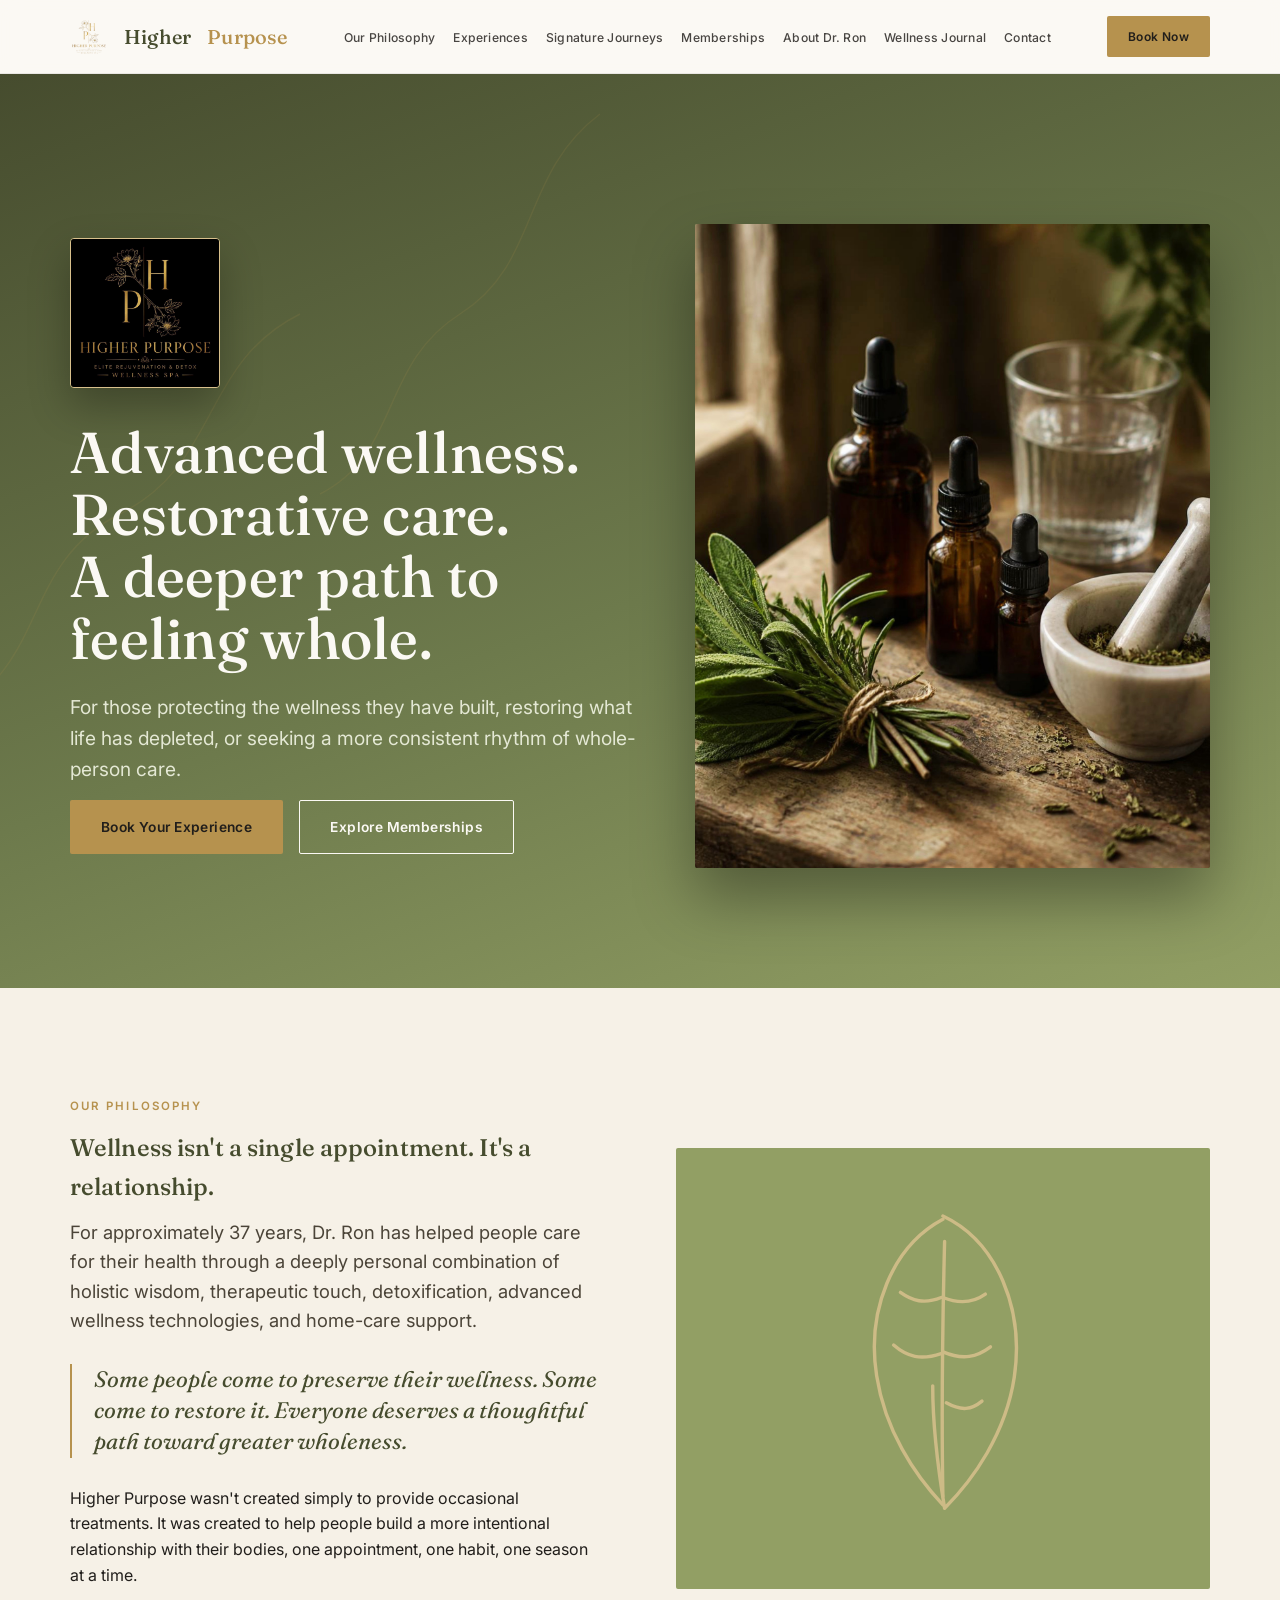
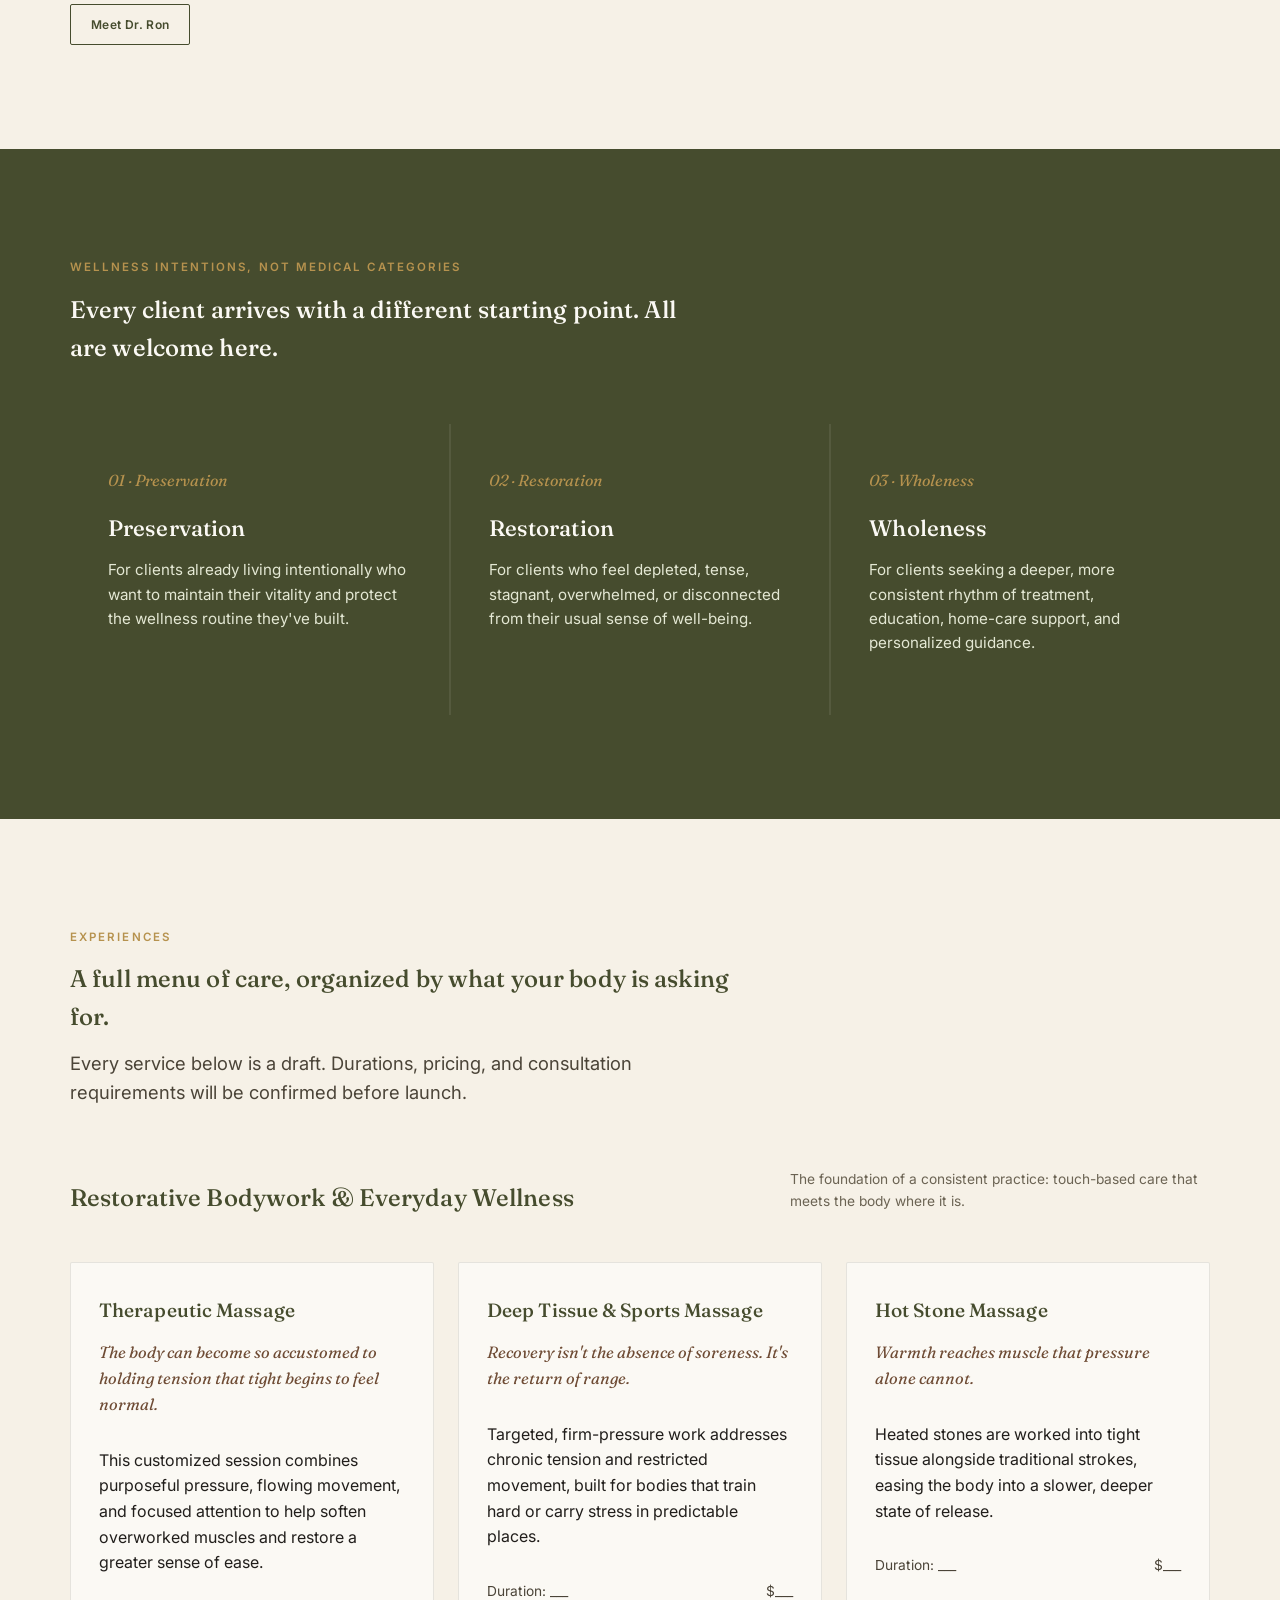
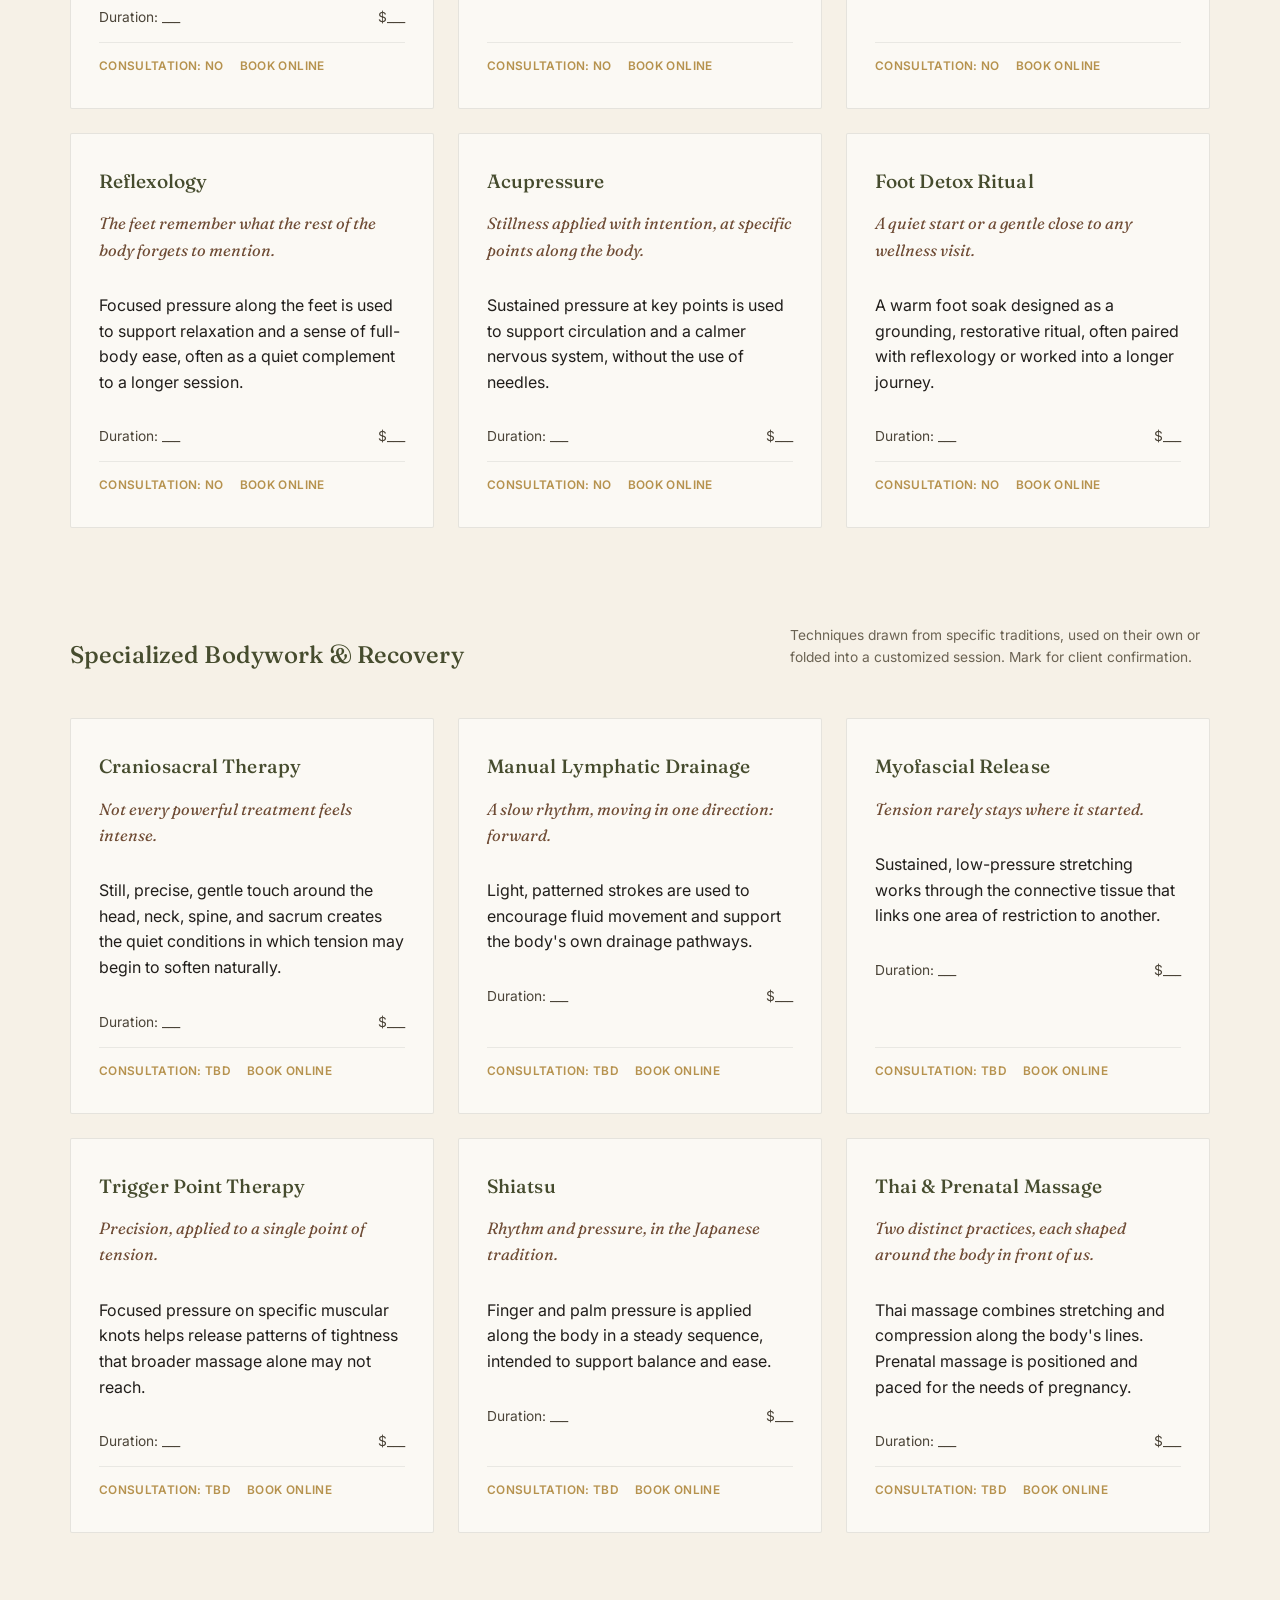
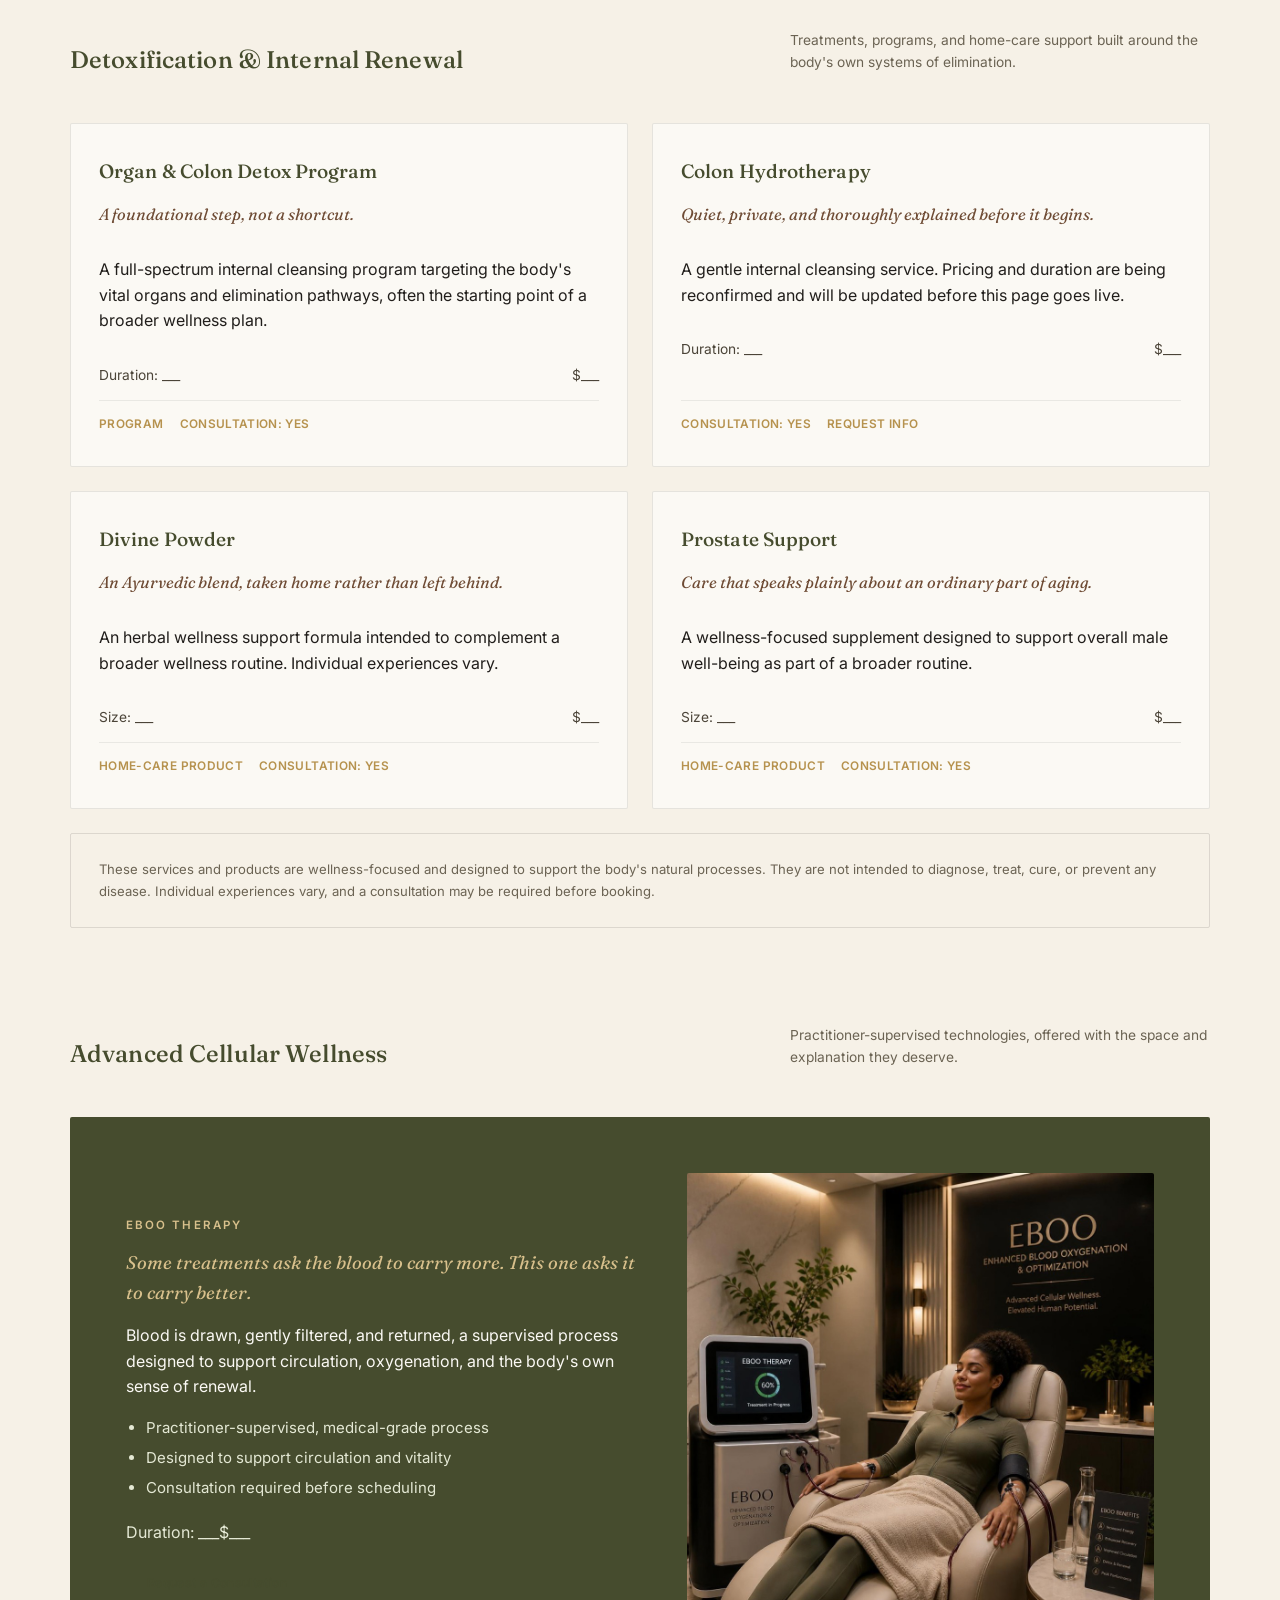
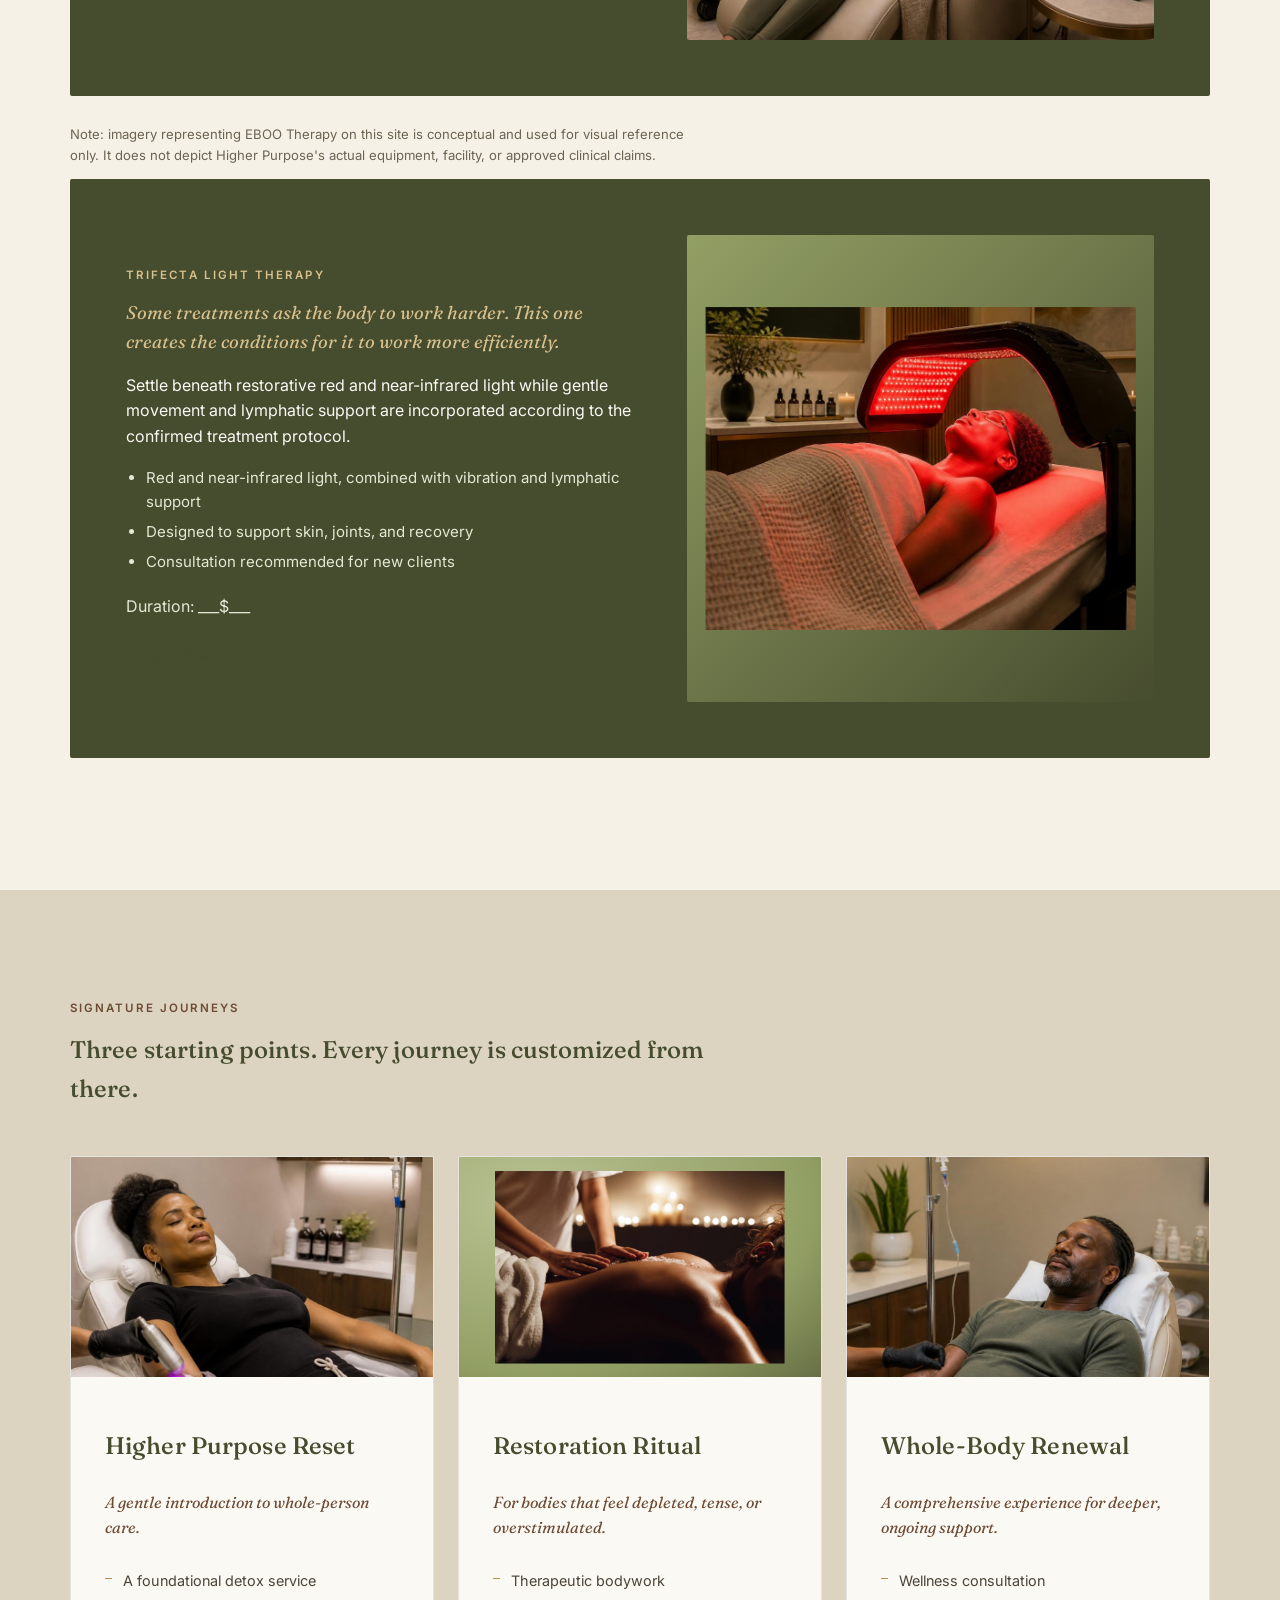
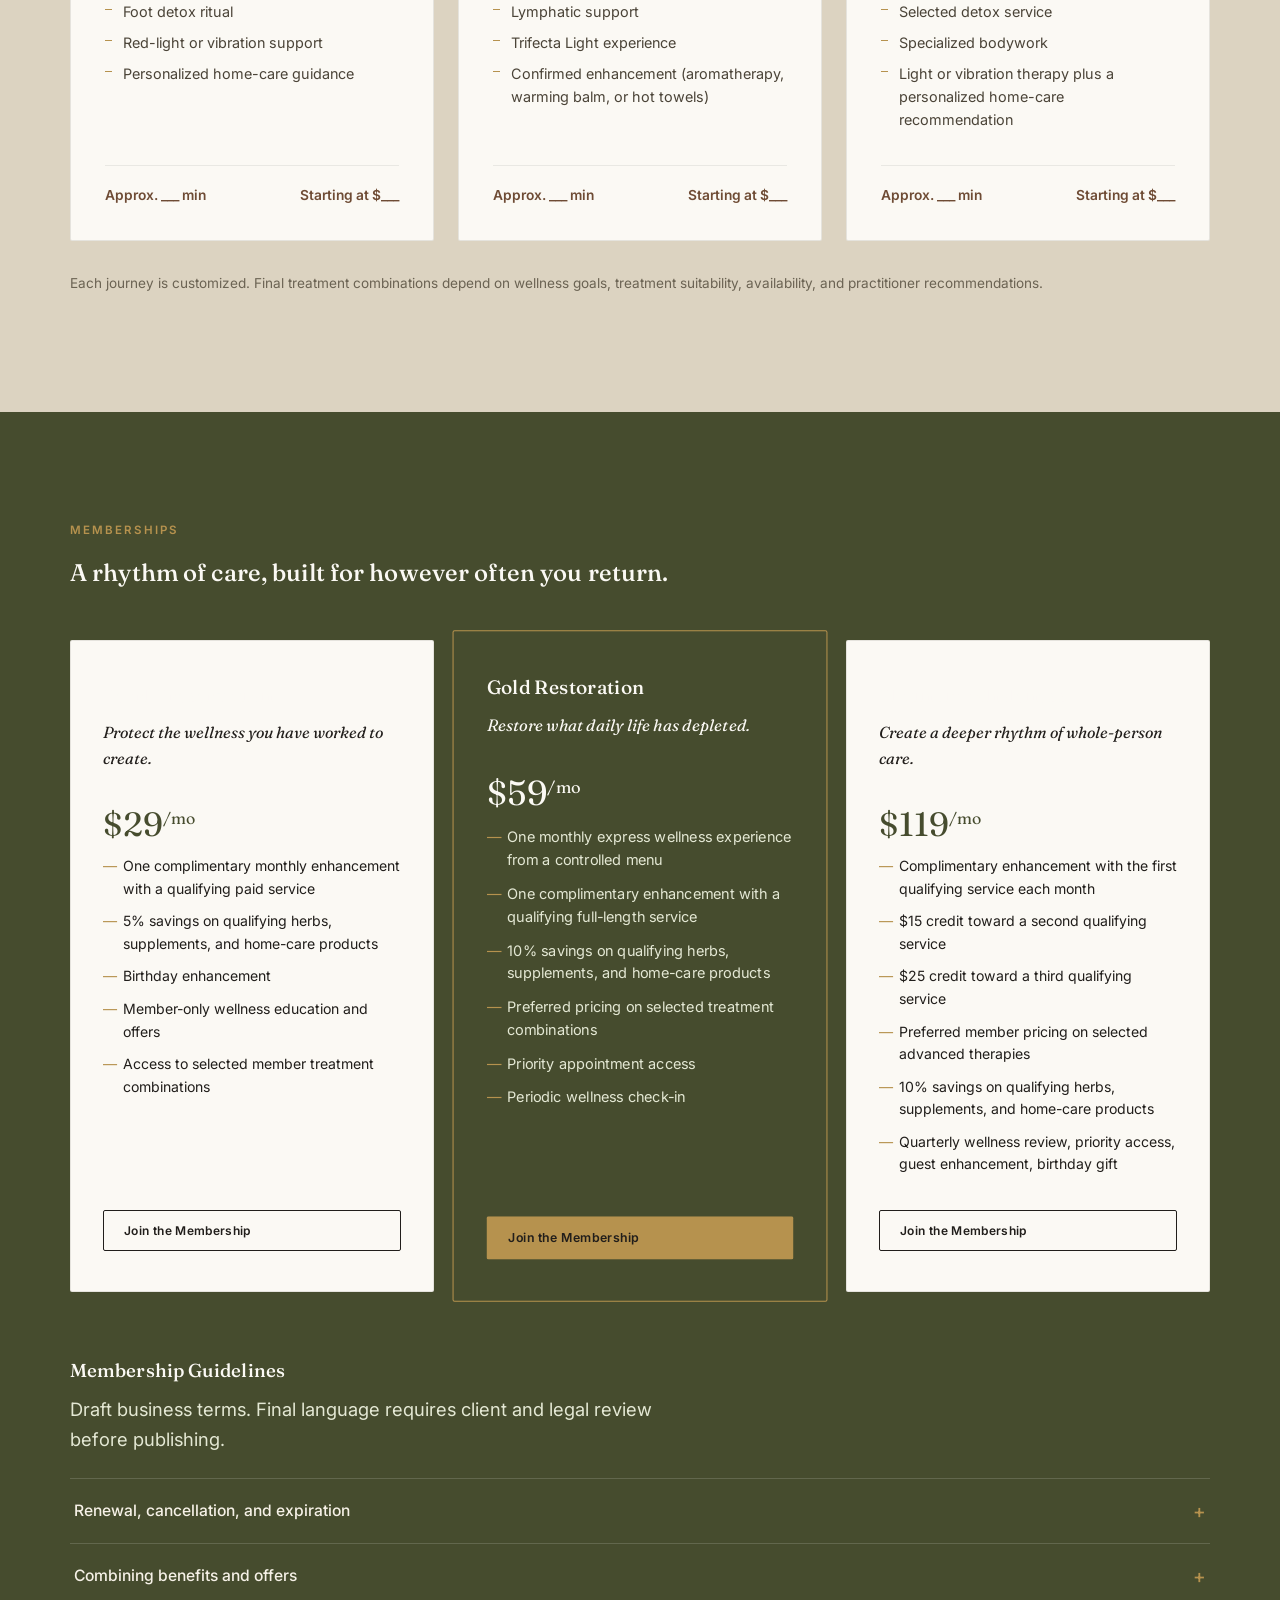
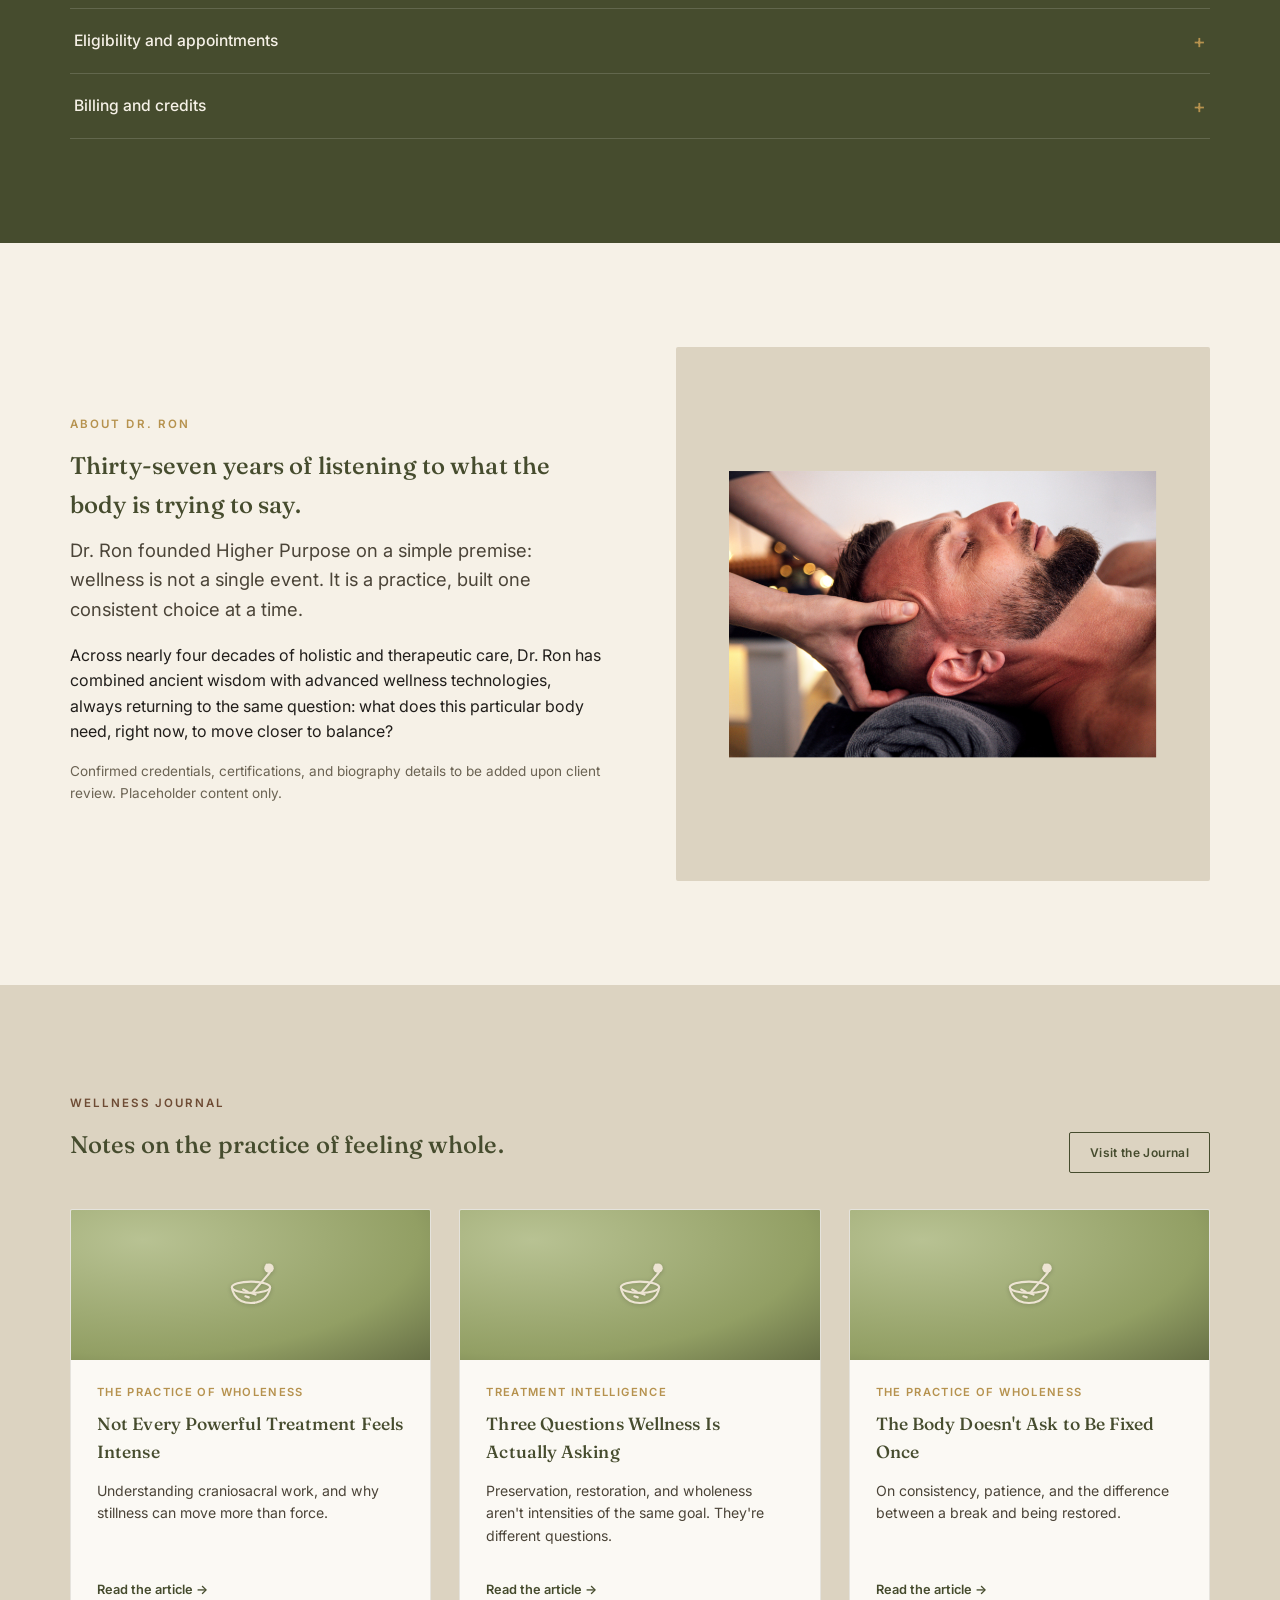
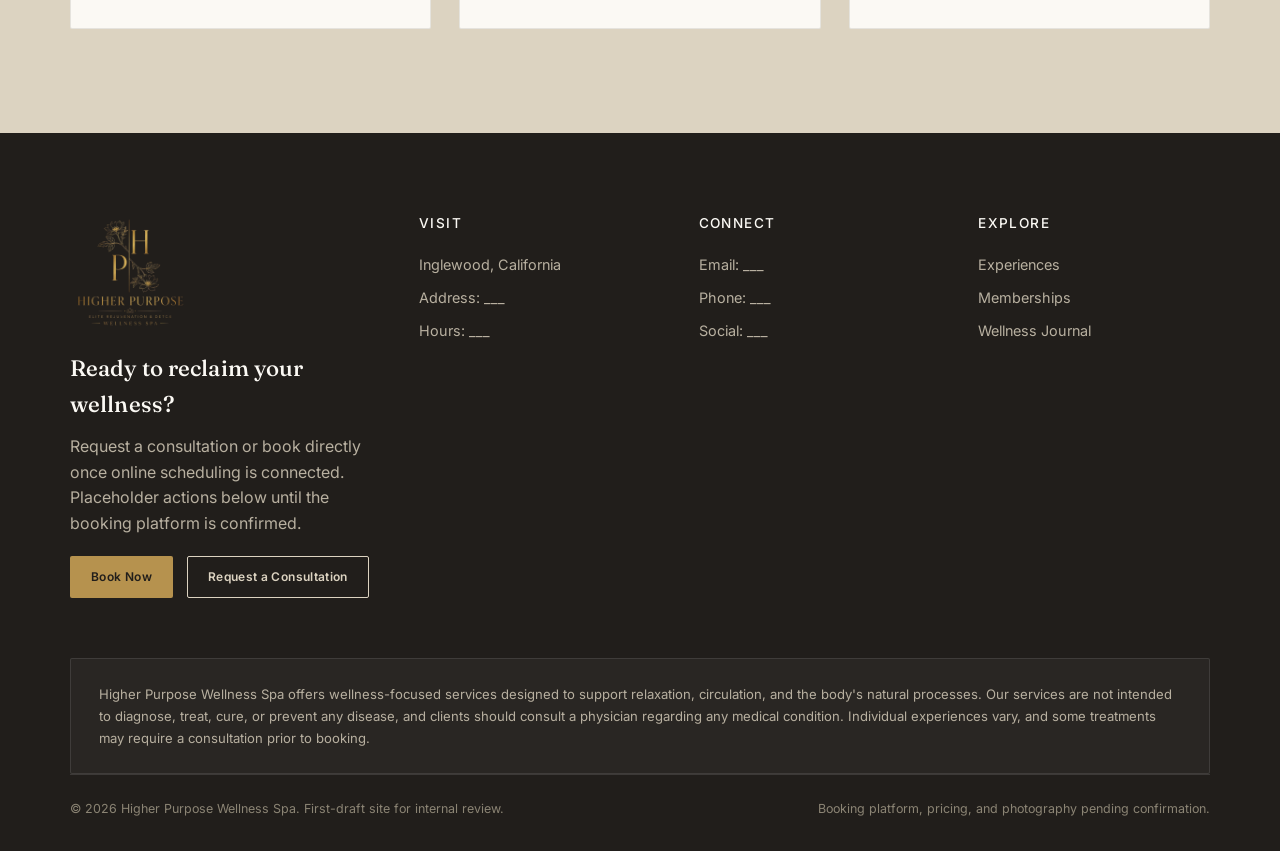
<file: index.html>
<!DOCTYPE html>
<html lang="en">
<head>
<meta charset="UTF-8">
<meta name="viewport" content="width=device-width, initial-scale=1.0">
<title>Higher Purpose Wellness Spa — Advanced Wellness, Restorative Care</title>
<link rel="icon" href="spa-logo.png">
<link rel="stylesheet" href="spa-style.css?v=3">
</head>
<body>

<!-- NAV -->
<nav class="nav">
  <div class="container">
    <a href="#top" class="nav-logo"><img src="spa-logo.png" alt="Higher Purpose logo" class="nav-logo-mark" onerror="this.remove()">Higher <span>Purpose</span></a>
    <ul class="nav-links">
      <li><a href="#philosophy">Our Philosophy</a></li>
      <li><a href="#experiences">Experiences</a></li>
      <li><a href="#journeys">Signature Journeys</a></li>
      <li><a href="#memberships">Memberships</a></li>
      <li><a href="#about">About Dr. Ron</a></li>
      <li><a href="spa-journal.html">Wellness Journal</a></li>
      <li><a href="#contact">Contact</a></li>
    </ul>
    <div class="nav-cta">
      <a href="#contact" class="btn btn-outline btn-small">Consultation</a>
      <a href="#book" class="btn btn-primary btn-small">Book Now</a>
    </div>
    <button class="nav-toggle" aria-label="Menu"><span></span><span></span><span></span></button>
  </div>
</nav>

<!-- HERO -->
<header class="hero" id="top">
  <div class="container hero-grid">
    <div class="hero-inner">
      <div class="hero-logo-badge"><img src="spa-logo-black.jpeg" alt="Higher Purpose logo" onerror="this.parentElement.remove()"></div>
      <h1>Advanced wellness. Restorative care.<br>A deeper path to feeling whole.</h1>
      <p class="lede">For those protecting the wellness they have built, restoring what life has depleted, or seeking a more consistent rhythm of whole-person care.</p>
      <div class="hero-actions">
        <a href="#book" class="btn btn-primary">Book Your Experience</a>
        <a href="#memberships" class="btn btn-outline">Explore Memberships</a>
      </div>
    </div>
    <div class="hero-photo">
      <img src="spa-img-hero.jpeg" alt="Restorative treatment room at Higher Purpose Wellness Spa" onerror="this.remove()">
    </div>
  </div>
</header>

<!-- STORY -->
<section class="section section--ivory" id="philosophy">
  <div class="container">
    <div class="split">
      <div>
        <span class="eyebrow">Our Philosophy</span>
        <h2>Wellness isn't a single appointment. It's a relationship.</h2>
        <p class="lede">For approximately 37 years, Dr. Ron has helped people care for their health through a deeply personal combination of holistic wisdom, therapeutic touch, detoxification, advanced wellness technologies, and home-care support.</p>
        <p class="pull-line">Some people come to preserve their wellness. Some come to restore it. Everyone deserves a thoughtful path toward greater wholeness.</p>
        <p>Higher Purpose wasn't created simply to provide occasional treatments. It was created to help people build a more intentional relationship with their bodies, one appointment, one habit, one season at a time.</p>
        <a href="#about" class="btn btn-outline btn-small">Meet Dr. Ron</a>
      </div>
      <div class="split-media">
        <svg viewBox="0 0 220 260" fill="none" xmlns="http://www.w3.org/2000/svg">
          <g stroke="#D8C08C" stroke-width="2" stroke-linecap="round" stroke-linejoin="round">
            <path d="M110 40 C142 55 158 95 152 135 C147 168 128 195 111 212 C107 188 104 165 104 140"/>
            <path d="M110 42 C80 58 65 96 71 134 C76 166 93 192 110 210"/>
            <path d="M111 55 C110 95 109 150 110 205"/>
            <path d="M110 88 C120 92 128 91 135 86"/>
            <path d="M109 88 C99 92 92 90 85 85"/>
            <path d="M110 120 C122 125 130 123 138 117"/>
            <path d="M109 121 C97 125 89 123 81 116"/>
            <path d="M112 150 C121 155 127 154 133 149"/>
          </g>
        </svg>
      </div>
    </div>
  </div>
</section>

<!-- THREE INTENTIONS -->
<section class="section section--moss">
  <div class="container">
    <span class="eyebrow">Wellness Intentions, Not Medical Categories</span>
    <h2 style="max-width:640px;">Every client arrives with a different starting point. All are welcome here.</h2>
    <div class="intentions">
      <div class="intention-card">
        <span class="num">01 · Preservation</span>
        <h3>Preservation</h3>
        <p>For clients already living intentionally who want to maintain their vitality and protect the wellness routine they've built.</p>
      </div>
      <div class="intention-card">
        <span class="num">02 · Restoration</span>
        <h3>Restoration</h3>
        <p>For clients who feel depleted, tense, stagnant, overwhelmed, or disconnected from their usual sense of well-being.</p>
      </div>
      <div class="intention-card">
        <span class="num">03 · Wholeness</span>
        <h3>Wholeness</h3>
        <p>For clients seeking a deeper, more consistent rhythm of treatment, education, home-care support, and personalized guidance.</p>
      </div>
    </div>
  </div>
</section>

<!-- EXPERIENCES / SERVICES -->
<section class="section section--ivory" id="experiences">
  <div class="container">
    <span class="eyebrow">Experiences</span>
    <h2 style="max-width:680px;">A full menu of care, organized by what your body is asking for.</h2>
    <p class="lede" style="margin-bottom:60px;">Every service below is a draft. Durations, pricing, and consultation requirements will be confirmed before launch.</p>

    <!-- Category 1 -->
    <div class="cat-block">
      <div class="cat-head">
        <div>
          <h2>Restorative Bodywork &amp; Everyday Wellness</h2>
        </div>
        <p class="cat-note">The foundation of a consistent practice: touch-based care that meets the body where it is.</p>
      </div>
      <div class="card-grid">
        <div class="service-card">
          <h4>Therapeutic Massage</h4>
          <p class="intro">The body can become so accustomed to holding tension that tight begins to feel normal.</p>
          <p>This customized session combines purposeful pressure, flowing movement, and focused attention to help soften overworked muscles and restore a greater sense of ease.</p>
          <div class="rowline"><span>Duration: ___</span><span>$___</span></div>
          <div class="meta"><span>Consultation: No</span><span>Book Online</span></div>
        </div>
        <div class="service-card">
          <h4>Deep Tissue &amp; Sports Massage</h4>
          <p class="intro">Recovery isn't the absence of soreness. It's the return of range.</p>
          <p>Targeted, firm-pressure work addresses chronic tension and restricted movement, built for bodies that train hard or carry stress in predictable places.</p>
          <div class="rowline"><span>Duration: ___</span><span>$___</span></div>
          <div class="meta"><span>Consultation: No</span><span>Book Online</span></div>
        </div>
        <div class="service-card">
          <h4>Hot Stone Massage</h4>
          <p class="intro">Warmth reaches muscle that pressure alone cannot.</p>
          <p>Heated stones are worked into tight tissue alongside traditional strokes, easing the body into a slower, deeper state of release.</p>
          <div class="rowline"><span>Duration: ___</span><span>$___</span></div>
          <div class="meta"><span>Consultation: No</span><span>Book Online</span></div>
        </div>
        <div class="service-card">
          <h4>Reflexology</h4>
          <p class="intro">The feet remember what the rest of the body forgets to mention.</p>
          <p>Focused pressure along the feet is used to support relaxation and a sense of full-body ease, often as a quiet complement to a longer session.</p>
          <div class="rowline"><span>Duration: ___</span><span>$___</span></div>
          <div class="meta"><span>Consultation: No</span><span>Book Online</span></div>
        </div>
        <div class="service-card">
          <h4>Acupressure</h4>
          <p class="intro">Stillness applied with intention, at specific points along the body.</p>
          <p>Sustained pressure at key points is used to support circulation and a calmer nervous system, without the use of needles.</p>
          <div class="rowline"><span>Duration: ___</span><span>$___</span></div>
          <div class="meta"><span>Consultation: No</span><span>Book Online</span></div>
        </div>
        <div class="service-card">
          <h4>Foot Detox Ritual</h4>
          <p class="intro">A quiet start or a gentle close to any wellness visit.</p>
          <p>A warm foot soak designed as a grounding, restorative ritual, often paired with reflexology or worked into a longer journey.</p>
          <div class="rowline"><span>Duration: ___</span><span>$___</span></div>
          <div class="meta"><span>Consultation: No</span><span>Book Online</span></div>
        </div>
      </div>
    </div>

    <!-- Category 2 -->
    <div class="cat-block">
      <div class="cat-head">
        <div><h2>Specialized Bodywork &amp; Recovery</h2></div>
        <p class="cat-note">Techniques drawn from specific traditions, used on their own or folded into a customized session. Mark for client confirmation.</p>
      </div>
      <div class="card-grid">
        <div class="service-card">
          <h4>Craniosacral Therapy</h4>
          <p class="intro">Not every powerful treatment feels intense.</p>
          <p>Still, precise, gentle touch around the head, neck, spine, and sacrum creates the quiet conditions in which tension may begin to soften naturally.</p>
          <div class="rowline"><span>Duration: ___</span><span>$___</span></div>
          <div class="meta"><span>Consultation: TBD</span><span>Book Online</span></div>
        </div>
        <div class="service-card">
          <h4>Manual Lymphatic Drainage</h4>
          <p class="intro">A slow rhythm, moving in one direction: forward.</p>
          <p>Light, patterned strokes are used to encourage fluid movement and support the body's own drainage pathways.</p>
          <div class="rowline"><span>Duration: ___</span><span>$___</span></div>
          <div class="meta"><span>Consultation: TBD</span><span>Book Online</span></div>
        </div>
        <div class="service-card">
          <h4>Myofascial Release</h4>
          <p class="intro">Tension rarely stays where it started.</p>
          <p>Sustained, low-pressure stretching works through the connective tissue that links one area of restriction to another.</p>
          <div class="rowline"><span>Duration: ___</span><span>$___</span></div>
          <div class="meta"><span>Consultation: TBD</span><span>Book Online</span></div>
        </div>
        <div class="service-card">
          <h4>Trigger Point Therapy</h4>
          <p class="intro">Precision, applied to a single point of tension.</p>
          <p>Focused pressure on specific muscular knots helps release patterns of tightness that broader massage alone may not reach.</p>
          <div class="rowline"><span>Duration: ___</span><span>$___</span></div>
          <div class="meta"><span>Consultation: TBD</span><span>Book Online</span></div>
        </div>
        <div class="service-card">
          <h4>Shiatsu</h4>
          <p class="intro">Rhythm and pressure, in the Japanese tradition.</p>
          <p>Finger and palm pressure is applied along the body in a steady sequence, intended to support balance and ease.</p>
          <div class="rowline"><span>Duration: ___</span><span>$___</span></div>
          <div class="meta"><span>Consultation: TBD</span><span>Book Online</span></div>
        </div>
        <div class="service-card">
          <h4>Thai &amp; Prenatal Massage</h4>
          <p class="intro">Two distinct practices, each shaped around the body in front of us.</p>
          <p>Thai massage combines stretching and compression along the body's lines. Prenatal massage is positioned and paced for the needs of pregnancy.</p>
          <div class="rowline"><span>Duration: ___</span><span>$___</span></div>
          <div class="meta"><span>Consultation: TBD</span><span>Book Online</span></div>
        </div>
      </div>
    </div>

    <!-- Category 3 -->
    <div class="cat-block">
      <div class="cat-head">
        <div><h2>Detoxification &amp; Internal Renewal</h2></div>
        <p class="cat-note">Treatments, programs, and home-care support built around the body's own systems of elimination.</p>
      </div>
      <div class="card-grid two">
        <div class="service-card">
          <h4>Organ &amp; Colon Detox Program</h4>
          <p class="intro">A foundational step, not a shortcut.</p>
          <p>A full-spectrum internal cleansing program targeting the body's vital organs and elimination pathways, often the starting point of a broader wellness plan.</p>
          <div class="rowline"><span>Duration: ___</span><span>$___</span></div>
          <div class="meta"><span>Program</span><span>Consultation: Yes</span></div>
        </div>
        <div class="service-card">
          <h4>Colon Hydrotherapy</h4>
          <p class="intro">Quiet, private, and thoroughly explained before it begins.</p>
          <p>A gentle internal cleansing service. Pricing and duration are being reconfirmed and will be updated before this page goes live.</p>
          <div class="rowline"><span>Duration: ___</span><span>$___</span></div>
          <div class="meta"><span>Consultation: Yes</span><span>Request Info</span></div>
        </div>
        <div class="service-card">
          <h4>Divine Powder</h4>
          <p class="intro">An Ayurvedic blend, taken home rather than left behind.</p>
          <p>An herbal wellness support formula intended to complement a broader wellness routine. Individual experiences vary.</p>
          <div class="rowline"><span>Size: ___</span><span>$___</span></div>
          <div class="meta"><span>Home-Care Product</span><span>Consultation: Yes</span></div>
        </div>
        <div class="service-card">
          <h4>Prostate Support</h4>
          <p class="intro">Care that speaks plainly about an ordinary part of aging.</p>
          <p>A wellness-focused supplement designed to support overall male well-being as part of a broader routine.</p>
          <div class="rowline"><span>Size: ___</span><span>$___</span></div>
          <div class="meta"><span>Home-Care Product</span><span>Consultation: Yes</span></div>
        </div>
      </div>
      <div class="disclaimer-box" style="background:transparent;border-color:rgba(33,30,27,.12);color:#6b6353;margin-top:24px;">
        These services and products are wellness-focused and designed to support the body's natural processes. They are not intended to diagnose, treat, cure, or prevent any disease. Individual experiences vary, and a consultation may be required before booking.
      </div>
    </div>

    <!-- Category 4: Advanced Cellular Wellness -->
    <div class="cat-block" style="margin-bottom:0;">
      <div class="cat-head">
        <div><h2>Advanced Cellular Wellness</h2></div>
        <p class="cat-note">Practitioner-supervised technologies, offered with the space and explanation they deserve.</p>
      </div>

      <div class="feature-card">
        <div>
          <span class="eyebrow" style="color:var(--gold-soft);">EBOO Therapy</span>
          <p class="intro">Some treatments ask the blood to carry more. This one asks it to carry better.</p>
          <p>Blood is drawn, gently filtered, and returned, a supervised process designed to support circulation, oxygenation, and the body's own sense of renewal.</p>
          <ul>
            <li>Practitioner-supervised, medical-grade process</li>
            <li>Designed to support circulation and vitality</li>
            <li>Consultation required before scheduling</li>
          </ul>
          <div class="rowline" style="color:var(--sage-light);"><span>Duration: ___</span><span>$___</span></div>
          <a href="#contact" class="btn btn-outline btn-small" style="margin-top:16px;">Request a Consultation</a>
        </div>
        <div class="feature-visual">
          <img src="spa-img-eboofinal.jpeg" alt="Conceptual reference image for EBOO Therapy" onerror="this.remove()">
        </div>
      </div>
      <p style="font-size:.82rem;color:#6b6353;max-width:640px;">Note: imagery representing EBOO Therapy on this site is conceptual and used for visual reference only. It does not depict Higher Purpose's actual equipment, facility, or approved clinical claims.</p>

      <div class="feature-card">
        <div>
          <span class="eyebrow" style="color:var(--gold-soft);">Trifecta Light Therapy</span>
          <p class="intro">Some treatments ask the body to work harder. This one creates the conditions for it to work more efficiently.</p>
          <p>Settle beneath restorative red and near-infrared light while gentle movement and lymphatic support are incorporated according to the confirmed treatment protocol.</p>
          <ul>
            <li>Red and near-infrared light, combined with vibration and lymphatic support</li>
            <li>Designed to support skin, joints, and recovery</li>
            <li>Consultation recommended for new clients</li>
          </ul>
          <div class="rowline" style="color:var(--sage-light);"><span>Duration: ___</span><span>$___</span></div>
          <a href="#book" class="btn btn-outline btn-small" style="margin-top:16px;">Book Now</a>
        </div>
        <div class="feature-visual">
          <img src="spa-img-redlight.jpg" alt="Red and near-infrared light therapy treatment room" onerror="this.remove()">
        </div>
      </div>
    </div>
  </div>
</section>

<!-- SIGNATURE JOURNEYS -->
<section class="section section--stone" id="journeys">
  <div class="container">
    <span class="eyebrow" style="color:var(--walnut);">Signature Journeys</span>
    <h2 style="max-width:640px;">Three starting points. Every journey is customized from there.</h2>
    <div class="card-grid" style="margin-top:48px;">
      <div class="journey-card">
        <div class="journey-photo">
          <img src="spa-img-journey-reset.jpeg" alt="Wellness treatment reference image for the Higher Purpose Reset" onerror="this.parentElement.remove()">
        </div>
        <div class="journey-inner">
          <h3>Higher Purpose Reset</h3>
          <p class="intro" style="font-style:italic;font-family:var(--serif);color:var(--walnut);">A gentle introduction to whole-person care.</p>
          <ul class="journey-list">
            <li>A foundational detox service</li>
            <li>Foot detox ritual</li>
            <li>Red-light or vibration support</li>
            <li>Personalized home-care guidance</li>
          </ul>
          <div class="price"><span>Approx. ___ min</span><span>Starting at $___</span></div>
        </div>
      </div>
      <div class="journey-card">
        <div class="journey-photo">
          <img src="spa-img-massage.jpg" alt="Restorative body treatment reference image" onerror="this.parentElement.remove()">
        </div>
        <div class="journey-inner">
          <h3>Restoration Ritual</h3>
          <p class="intro" style="font-style:italic;font-family:var(--serif);color:var(--walnut);">For bodies that feel depleted, tense, or overstimulated.</p>
          <ul class="journey-list">
            <li>Therapeutic bodywork</li>
            <li>Lymphatic support</li>
            <li>Trifecta Light experience</li>
            <li>Confirmed enhancement (aromatherapy, warming balm, or hot towels)</li>
          </ul>
          <div class="price"><span>Approx. ___ min</span><span>Starting at $___</span></div>
        </div>
      </div>
      <div class="journey-card">
        <div class="journey-photo">
          <img src="spa-img-journey-renewal.jpeg" alt="Wellness treatment reference image for the Whole-Body Renewal" onerror="this.parentElement.remove()">
        </div>
        <div class="journey-inner">
          <h3>Whole-Body Renewal</h3>
          <p class="intro" style="font-style:italic;font-family:var(--serif);color:var(--walnut);">A comprehensive experience for deeper, ongoing support.</p>
          <ul class="journey-list">
            <li>Wellness consultation</li>
            <li>Selected detox service</li>
            <li>Specialized bodywork</li>
            <li>Light or vibration therapy plus a personalized home-care recommendation</li>
          </ul>
          <div class="price"><span>Approx. ___ min</span><span>Starting at $___</span></div>
        </div>
      </div>
    </div>
    <p style="margin-top:32px;font-size:.85rem;color:#6b6353;">Each journey is customized. Final treatment combinations depend on wellness goals, treatment suitability, availability, and practitioner recommendations.</p>
  </div>
</section>

<!-- MEMBERSHIPS -->
<section class="section section--moss" id="memberships">
  <div class="container">
    <span class="eyebrow">Memberships</span>
    <h2 style="max-width:640px;">A rhythm of care, built for however often you return.</h2>
    <div class="member-grid" style="margin-top:48px;">
      <div class="member-card">
        <h3>Pearl Preservation</h3>
        <p class="tagline">Protect the wellness you have worked to create.</p>
        <div class="price-tag">$29<sup>/mo</sup></div>
        <ul>
          <li>One complimentary monthly enhancement with a qualifying paid service</li>
          <li>5% savings on qualifying herbs, supplements, and home-care products</li>
          <li>Birthday enhancement</li>
          <li>Member-only wellness education and offers</li>
          <li>Access to selected member treatment combinations</li>
        </ul>
        <a href="#contact" class="btn btn-outline btn-small">Join the Membership</a>
      </div>
      <div class="member-card featured">
        <h3>Gold Restoration</h3>
        <p class="tagline">Restore what daily life has depleted.</p>
        <div class="price-tag">$59<sup>/mo</sup></div>
        <ul>
          <li>One monthly express wellness experience from a controlled menu</li>
          <li>One complimentary enhancement with a qualifying full-length service</li>
          <li>10% savings on qualifying herbs, supplements, and home-care products</li>
          <li>Preferred pricing on selected treatment combinations</li>
          <li>Priority appointment access</li>
          <li>Periodic wellness check-in</li>
        </ul>
        <a href="#contact" class="btn btn-primary btn-small">Join the Membership</a>
      </div>
      <div class="member-card">
        <h3>Platinum Wholeness</h3>
        <p class="tagline">Create a deeper rhythm of whole-person care.</p>
        <div class="price-tag">$119<sup>/mo</sup></div>
        <ul>
          <li>Complimentary enhancement with the first qualifying service each month</li>
          <li>$15 credit toward a second qualifying service</li>
          <li>$25 credit toward a third qualifying service</li>
          <li>Preferred member pricing on selected advanced therapies</li>
          <li>10% savings on qualifying herbs, supplements, and home-care products</li>
          <li>Quarterly wellness review, priority access, guest enhancement, birthday gift</li>
        </ul>
        <a href="#contact" class="btn btn-outline btn-small">Join the Membership</a>
      </div>
    </div>

    <div style="margin-top:64px;">
      <h3 style="color:var(--pearl);">Membership Guidelines</h3>
      <p class="lede" style="margin-bottom:24px;">Draft business terms. Final language requires client and legal review before publishing.</p>
      <div class="accordion" id="accordion">
        <div class="accordion-item">
          <button>Renewal, cancellation, and expiration <span class="plus">+</span></button>
          <div class="accordion-panel"><ul>
            <li>Memberships renew automatically each month until canceled according to the membership agreement.</li>
            <li>Monthly enhancements, credits, and included experiences expire at the end of the applicable membership period unless otherwise stated.</li>
            <li>Membership prices and benefits may change with advance notice.</li>
          </ul></div>
        </div>
        <div class="accordion-item">
          <button>Combining benefits and offers <span class="plus">+</span></button>
          <div class="accordion-panel"><ul>
            <li>Benefits cannot be stacked.</li>
            <li>Membership benefits cannot be combined with Groupon offers, promotional pricing, package discounts, gift-card promotions, introductory offers, or other special offers.</li>
            <li>When more than one offer applies, the client receives the single best eligible benefit.</li>
          </ul></div>
        </div>
        <div class="accordion-item">
          <button>Eligibility and appointments <span class="plus">+</span></button>
          <div class="accordion-panel"><ul>
            <li>Membership benefits are nontransferable unless a guest benefit is specifically stated.</li>
            <li>Product discounts apply only to qualifying products.</li>
            <li>Advanced therapies may have separate member prices, requirements, and exclusions.</li>
            <li>Services remain subject to appointment availability, and some treatments may require consultation or practitioner approval.</li>
            <li>Membership does not guarantee that every treatment is suitable for every client.</li>
          </ul></div>
        </div>
        <div class="accordion-item">
          <button>Billing and credits <span class="plus">+</span></button>
          <div class="accordion-panel"><ul>
            <li>Late cancellations and missed appointments remain subject to the spa's cancellation policy.</li>
            <li>Membership benefits begin after successful payment.</li>
            <li>Credits have no cash value.</li>
          </ul></div>
        </div>
      </div>
    </div>
  </div>
</section>

<!-- ABOUT DR. RON -->
<section class="section section--ivory" id="about">
  <div class="container">
    <div class="split">
      <div class="split-media" style="background:var(--stone);order:2;">
        <img src="spa-img-craniosacral.jpg" alt="Gentle craniosacral therapy session" onerror="this.remove()">
      </div>
      <div style="order:1;">
        <span class="eyebrow">About Dr. Ron</span>
        <h2>Thirty-seven years of listening to what the body is trying to say.</h2>
        <p class="lede">Dr. Ron founded Higher Purpose on a simple premise: wellness is not a single event. It is a practice, built one consistent choice at a time.</p>
        <p>Across nearly four decades of holistic and therapeutic care, Dr. Ron has combined ancient wisdom with advanced wellness technologies, always returning to the same question: what does this particular body need, right now, to move closer to balance?</p>
        <p style="font-size:.85rem;color:#6b6353;">Confirmed credentials, certifications, and biography details to be added upon client review. Placeholder content only.</p>
      </div>
    </div>
  </div>
</section>

<!-- WELLNESS JOURNAL PREVIEW -->
<section class="section section--stone">
  <div class="container">
    <div class="cat-head">
      <div>
        <span class="eyebrow" style="color:var(--walnut);">Wellness Journal</span>
        <h2>Notes on the practice of feeling whole.</h2>
      </div>
      <a href="spa-journal.html" class="btn btn-outline btn-small">Visit the Journal</a>
    </div>
    <div class="journal-grid">
      <a href="spa-article-craniosacral.html" class="journal-card">
        <div class="journal-thumb"><svg viewBox="0 0 64 64" fill="none" xmlns="http://www.w3.org/2000/svg">
              <g stroke="#EDE4D3" stroke-width="1.9" stroke-linecap="round" stroke-linejoin="round">
                <path d="M15 34 C15 34 16 48 32 48 C48 48 49 34 49 34"/>
                <ellipse cx="32" cy="34" rx="17" ry="5"/>
                <path d="M46 14 C50 18 50 20 47 23 L34 38"/>
                <ellipse cx="48" cy="17" rx="4.2" ry="4.2" fill="#EDE4D3" stroke="none"/>
                <path d="M25 36 l4 2"/>
                <path d="M32 39 l4 1.5"/>
                <path d="M27 42 l3 1"/>
              </g>
            </svg></div>
        <div class="journal-body">
          <span class="journal-cat">The Practice of Wholeness</span>
          <h4>Not Every Powerful Treatment Feels Intense</h4>
          <p>Understanding craniosacral work, and why stillness can move more than force.</p>
          <span class="journal-read">Read the article →</span>
        </div>
      </a>
      <a href="spa-article-three-questions.html" class="journal-card">
        <div class="journal-thumb"><svg viewBox="0 0 64 64" fill="none" xmlns="http://www.w3.org/2000/svg">
              <g stroke="#EDE4D3" stroke-width="1.9" stroke-linecap="round" stroke-linejoin="round">
                <path d="M15 34 C15 34 16 48 32 48 C48 48 49 34 49 34"/>
                <ellipse cx="32" cy="34" rx="17" ry="5"/>
                <path d="M46 14 C50 18 50 20 47 23 L34 38"/>
                <ellipse cx="48" cy="17" rx="4.2" ry="4.2" fill="#EDE4D3" stroke="none"/>
                <path d="M25 36 l4 2"/>
                <path d="M32 39 l4 1.5"/>
                <path d="M27 42 l3 1"/>
              </g>
            </svg></div>
        <div class="journal-body">
          <span class="journal-cat">Treatment Intelligence</span>
          <h4>Three Questions Wellness Is Actually Asking</h4>
          <p>Preservation, restoration, and wholeness aren't intensities of the same goal. They're different questions.</p>
          <span class="journal-read">Read the article →</span>
        </div>
      </a>
      <a href="spa-article-consistency.html" class="journal-card">
        <div class="journal-thumb"><svg viewBox="0 0 64 64" fill="none" xmlns="http://www.w3.org/2000/svg">
              <g stroke="#EDE4D3" stroke-width="1.9" stroke-linecap="round" stroke-linejoin="round">
                <path d="M15 34 C15 34 16 48 32 48 C48 48 49 34 49 34"/>
                <ellipse cx="32" cy="34" rx="17" ry="5"/>
                <path d="M46 14 C50 18 50 20 47 23 L34 38"/>
                <ellipse cx="48" cy="17" rx="4.2" ry="4.2" fill="#EDE4D3" stroke="none"/>
                <path d="M25 36 l4 2"/>
                <path d="M32 39 l4 1.5"/>
                <path d="M27 42 l3 1"/>
              </g>
            </svg></div>
        <div class="journal-body">
          <span class="journal-cat">The Practice of Wholeness</span>
          <h4>The Body Doesn't Ask to Be Fixed Once</h4>
          <p>On consistency, patience, and the difference between a break and being restored.</p>
          <span class="journal-read">Read the article →</span>
        </div>
      </a>
    </div>
  </div>
</section>

<!-- CONTACT / BOOK -->
<footer class="footer" id="contact">
  <div class="container">
    <div class="footer-grid">
      <div>
        <div class="footer-logo"><img src="spa-logo.png" alt="Higher Purpose Wellness Spa logo" onerror="this.parentElement.remove()"></div>
        <h3 style="font-size:1.4rem;">Ready to reclaim your wellness?</h3>
        <p style="color:#B8B0A0;max-width:340px;">Request a consultation or book directly once online scheduling is connected. Placeholder actions below until the booking platform is confirmed.</p>
        <div style="display:flex;gap:14px;flex-wrap:wrap;margin-top:20px;" id="book">
          <a href="#" class="btn btn-primary btn-small">Book Now</a>
          <a href="#" class="btn btn-outline btn-small">Request a Consultation</a>
        </div>
      </div>
      <div>
        <h4>Visit</h4>
        <ul>
          <li>Inglewood, California</li>
          <li>Address: ___</li>
          <li>Hours: ___</li>
        </ul>
      </div>
      <div>
        <h4>Connect</h4>
        <ul>
          <li>Email: ___</li>
          <li>Phone: ___</li>
          <li>Social: ___</li>
        </ul>
      </div>
      <div>
        <h4>Explore</h4>
        <ul>
          <li><a href="#experiences">Experiences</a></li>
          <li><a href="#memberships">Memberships</a></li>
          <li><a href="spa-journal.html">Wellness Journal</a></li>
        </ul>
      </div>
    </div>
    <div class="disclaimer-box">
      Higher Purpose Wellness Spa offers wellness-focused services designed to support relaxation, circulation, and the body's natural processes. Our services are not intended to diagnose, treat, cure, or prevent any disease, and clients should consult a physician regarding any medical condition. Individual experiences vary, and some treatments may require a consultation prior to booking.
    </div>
    <div class="footer-bottom">
      <span>© 2026 Higher Purpose Wellness Spa. First-draft site for internal review.</span>
      <span>Booking platform, pricing, and photography pending confirmation.</span>
    </div>
  </div>
</footer>

<script src="spa-script.js?v=3"></script>
</body>
</html>
</file>
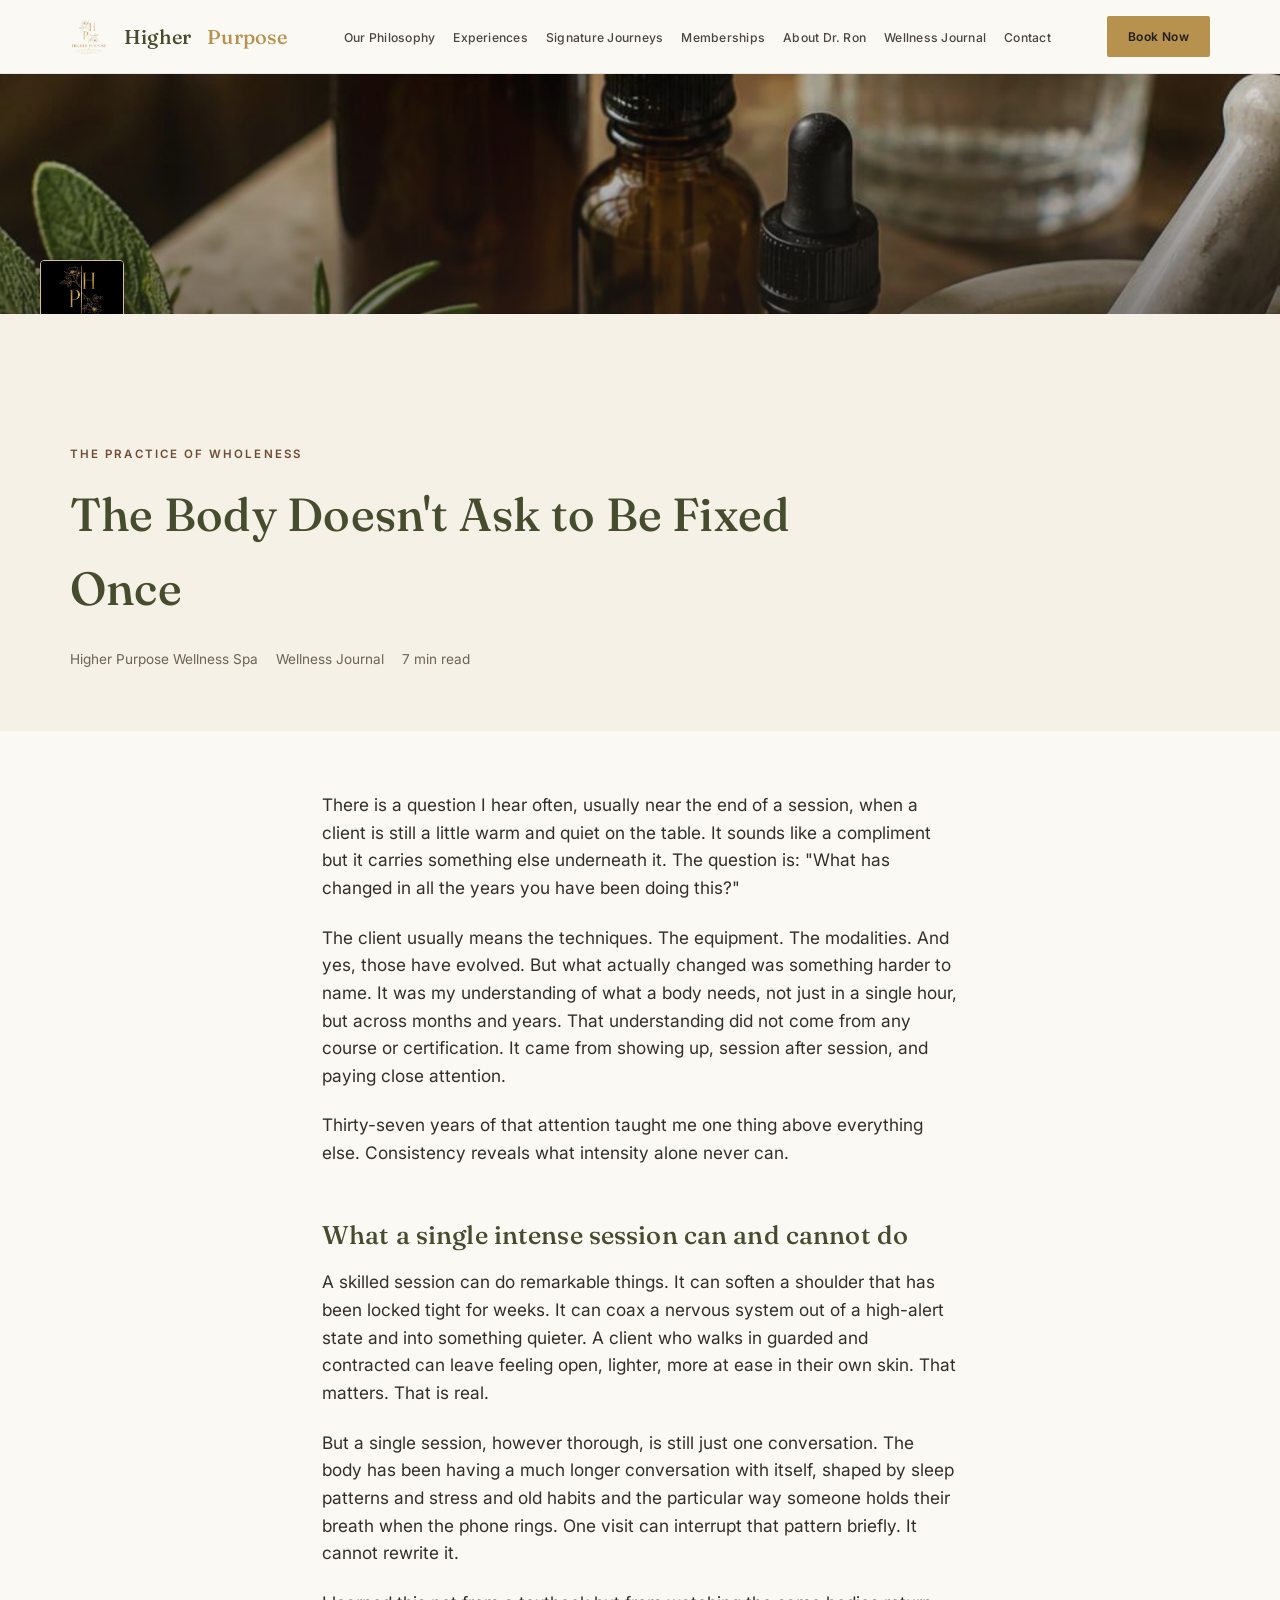
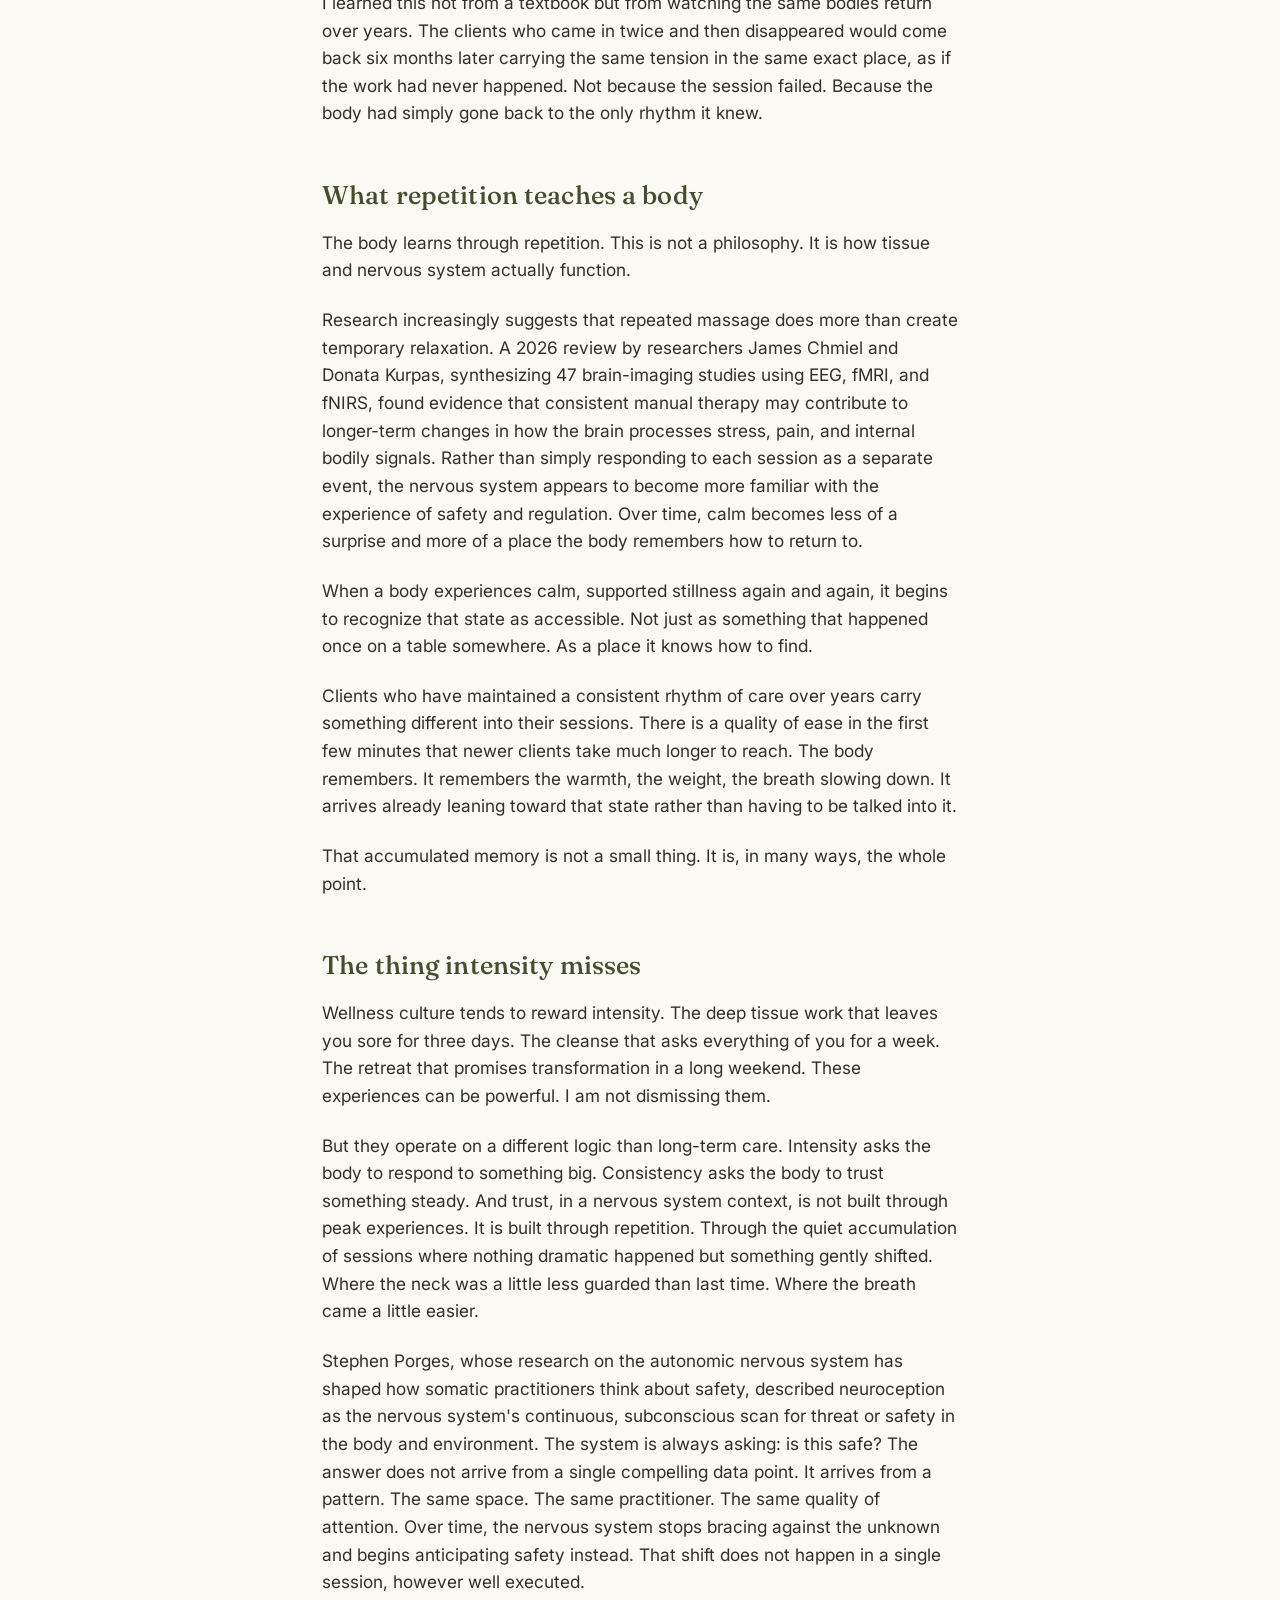
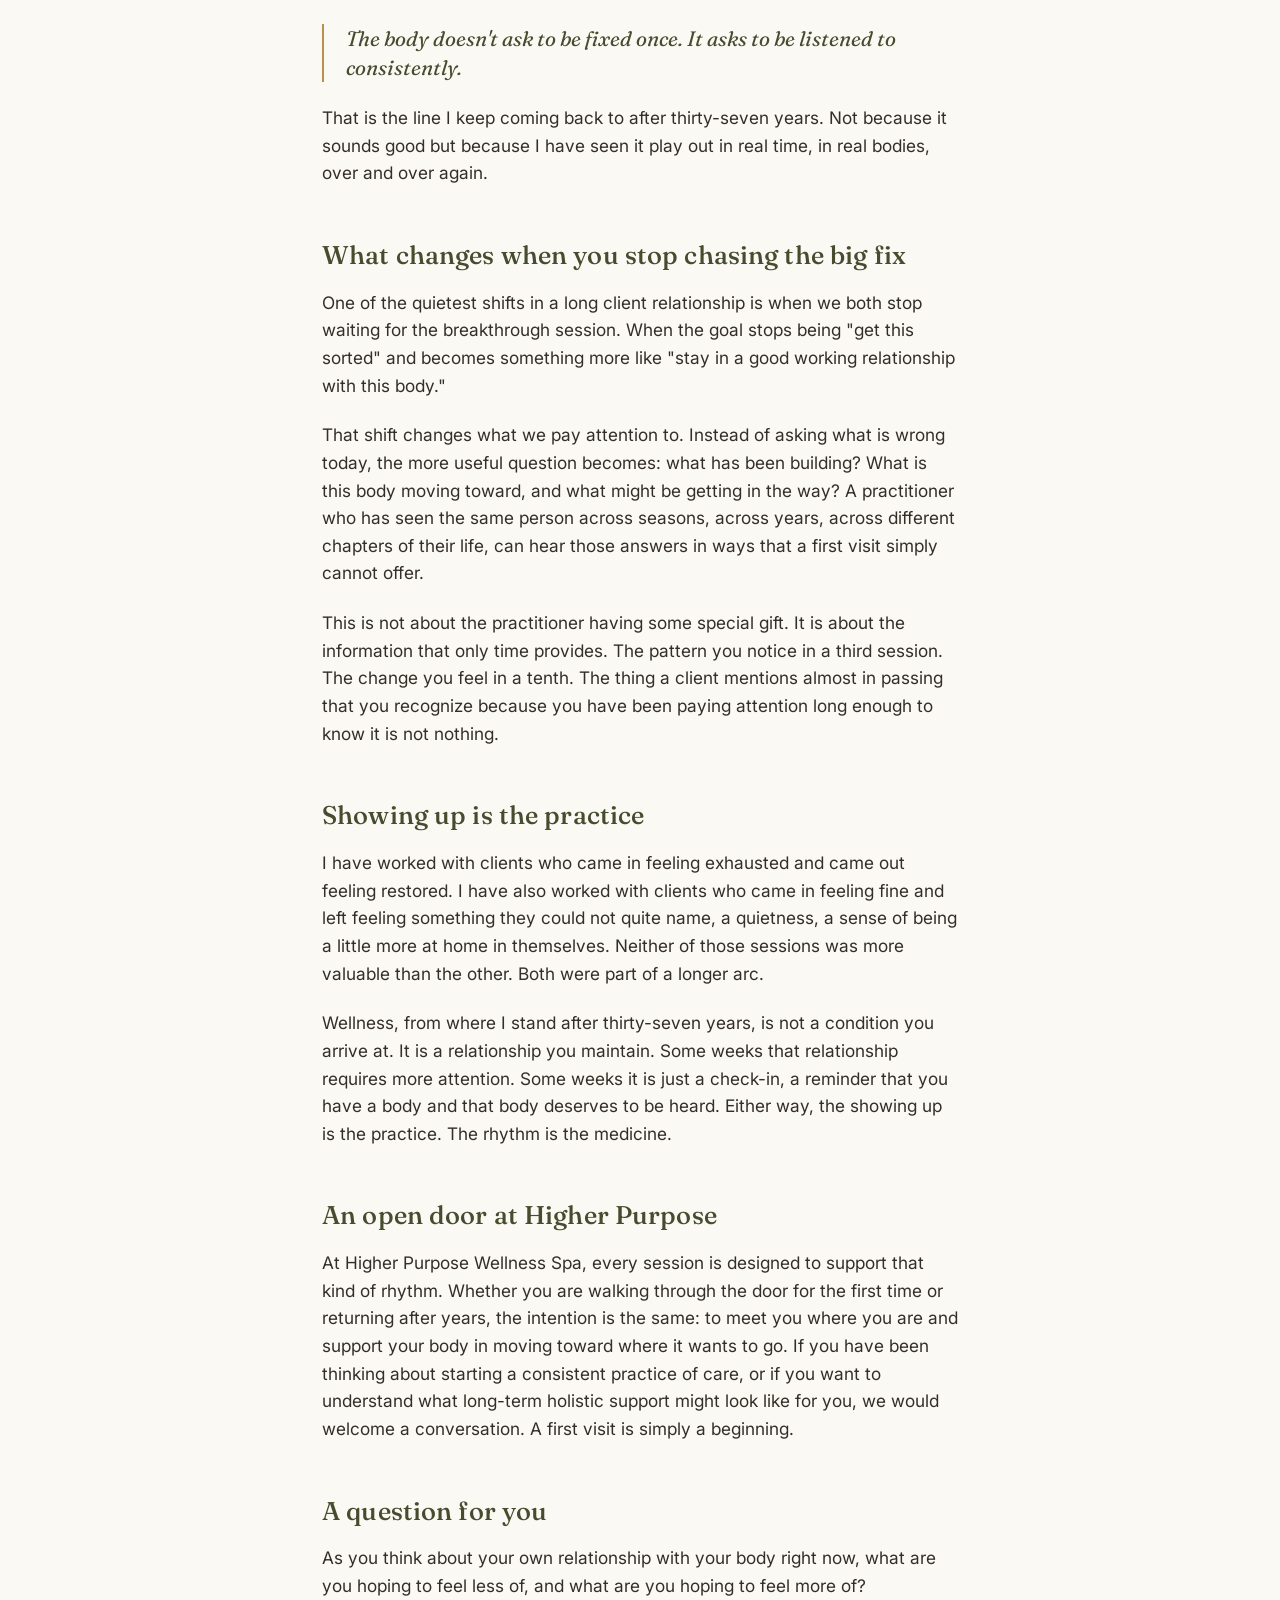
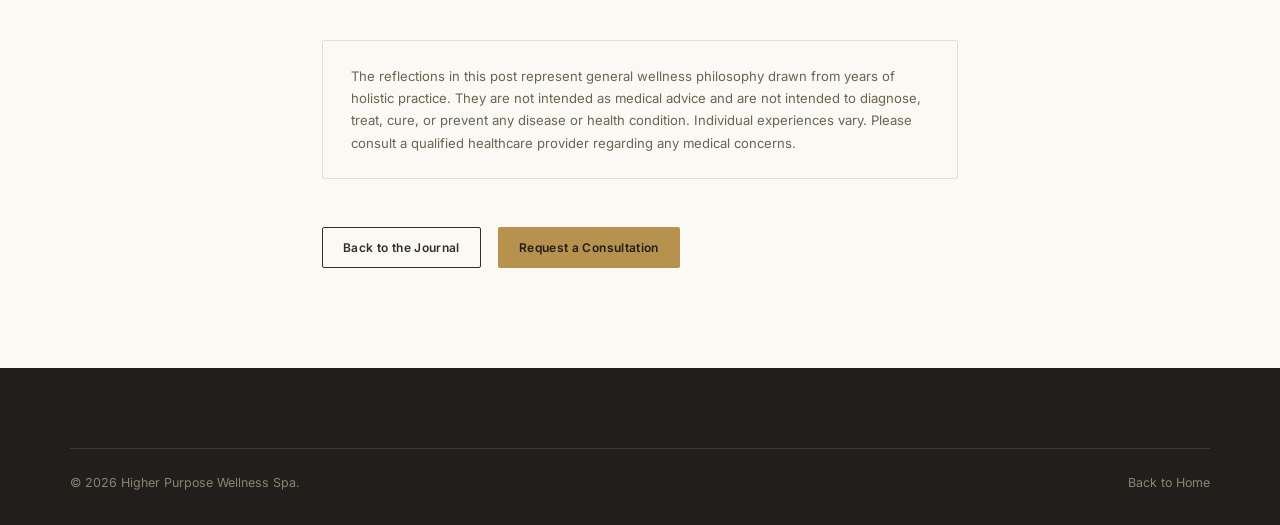
<file: spa-article-consistency.html>
<!DOCTYPE html>
<html lang="en">
<head>
<meta charset="UTF-8">
<meta name="viewport" content="width=device-width, initial-scale=1.0">
<title>The Body Doesn't Ask to Be Fixed Once — Higher Purpose Wellness Journal</title>
<link rel="icon" href="spa-logo.png">
<link rel="stylesheet" href="spa-style.css?v=3">
</head>
<body>

<nav class="nav">
  <div class="container">
    <a href="index.html" class="nav-logo"><img src="spa-logo.png" alt="Higher Purpose logo" class="nav-logo-mark" onerror="this.remove()">Higher <span>Purpose</span></a>
    <ul class="nav-links">
      <li><a href="index.html#philosophy">Our Philosophy</a></li>
      <li><a href="index.html#experiences">Experiences</a></li>
      <li><a href="index.html#journeys">Signature Journeys</a></li>
      <li><a href="index.html#memberships">Memberships</a></li>
      <li><a href="index.html#about">About Dr. Ron</a></li>
      <li><a href="spa-journal.html">Wellness Journal</a></li>
      <li><a href="index.html#contact">Contact</a></li>
    </ul>
    <div class="nav-cta">
      <a href="index.html#contact" class="btn btn-outline btn-small">Consultation</a>
      <a href="index.html#book" class="btn btn-primary btn-small">Book Now</a>
    </div>
    <button class="nav-toggle" aria-label="Menu"><span></span><span></span><span></span></button>
  </div>
</nav>

<div class="article-banner">
  <img src="spa-img-hero.jpeg" alt="Higher Purpose Wellness Spa" onerror="this.parentElement.remove()">
  <div class="article-banner-logo"><img src="spa-logo-black.jpeg" alt="Higher Purpose logo" onerror="this.parentElement.parentElement.remove()"></div>
</div>

<header class="article-hero">
  <div class="container">
    <span class="eyebrow">The Practice of Wholeness</span>
    <h1>The Body Doesn't Ask to Be Fixed Once</h1>
    <div class="article-meta">
      <span>Higher Purpose Wellness Spa</span>
      <span>Wellness Journal</span>
      <span>7 min read</span>
    </div>
  </div>
</header>

<article class="article-body">
  <p>There is a question I hear often, usually near the end of a session, when a client is still a little warm and quiet on the table. It sounds like a compliment but it carries something else underneath it. The question is: "What has changed in all the years you have been doing this?"</p>

  <p>The client usually means the techniques. The equipment. The modalities. And yes, those have evolved. But what actually changed was something harder to name. It was my understanding of what a body needs, not just in a single hour, but across months and years. That understanding did not come from any course or certification. It came from showing up, session after session, and paying close attention.</p>

  <p>Thirty-seven years of that attention taught me one thing above everything else. Consistency reveals what intensity alone never can.</p>

  <h2>What a single intense session can and cannot do</h2>
  <p>A skilled session can do remarkable things. It can soften a shoulder that has been locked tight for weeks. It can coax a nervous system out of a high-alert state and into something quieter. A client who walks in guarded and contracted can leave feeling open, lighter, more at ease in their own skin. That matters. That is real.</p>

  <p>But a single session, however thorough, is still just one conversation. The body has been having a much longer conversation with itself, shaped by sleep patterns and stress and old habits and the particular way someone holds their breath when the phone rings. One visit can interrupt that pattern briefly. It cannot rewrite it.</p>

  <p>I learned this not from a textbook but from watching the same bodies return over years. The clients who came in twice and then disappeared would come back six months later carrying the same tension in the same exact place, as if the work had never happened. Not because the session failed. Because the body had simply gone back to the only rhythm it knew.</p>

  <h2>What repetition teaches a body</h2>
  <p>The body learns through repetition. This is not a philosophy. It is how tissue and nervous system actually function.</p>

  <p>Research increasingly suggests that repeated massage does more than create temporary relaxation. A 2026 review by researchers James Chmiel and Donata Kurpas, synthesizing 47 brain-imaging studies using EEG, fMRI, and fNIRS, found evidence that consistent manual therapy may contribute to longer-term changes in how the brain processes stress, pain, and internal bodily signals. Rather than simply responding to each session as a separate event, the nervous system appears to become more familiar with the experience of safety and regulation. Over time, calm becomes less of a surprise and more of a place the body remembers how to return to.</p>

  <p>When a body experiences calm, supported stillness again and again, it begins to recognize that state as accessible. Not just as something that happened once on a table somewhere. As a place it knows how to find.</p>

  <p>Clients who have maintained a consistent rhythm of care over years carry something different into their sessions. There is a quality of ease in the first few minutes that newer clients take much longer to reach. The body remembers. It remembers the warmth, the weight, the breath slowing down. It arrives already leaning toward that state rather than having to be talked into it.</p>

  <p>That accumulated memory is not a small thing. It is, in many ways, the whole point.</p>

  <h2>The thing intensity misses</h2>
  <p>Wellness culture tends to reward intensity. The deep tissue work that leaves you sore for three days. The cleanse that asks everything of you for a week. The retreat that promises transformation in a long weekend. These experiences can be powerful. I am not dismissing them.</p>

  <p>But they operate on a different logic than long-term care. Intensity asks the body to respond to something big. Consistency asks the body to trust something steady. And trust, in a nervous system context, is not built through peak experiences. It is built through repetition. Through the quiet accumulation of sessions where nothing dramatic happened but something gently shifted. Where the neck was a little less guarded than last time. Where the breath came a little easier.</p>

  <p>Stephen Porges, whose research on the autonomic nervous system has shaped how somatic practitioners think about safety, described neuroception as the nervous system's continuous, subconscious scan for threat or safety in the body and environment. The system is always asking: is this safe? The answer does not arrive from a single compelling data point. It arrives from a pattern. The same space. The same practitioner. The same quality of attention. Over time, the nervous system stops bracing against the unknown and begins anticipating safety instead. That shift does not happen in a single session, however well executed.</p>

  <p class="pull-line">The body doesn't ask to be fixed once. It asks to be listened to consistently.</p>

  <p>That is the line I keep coming back to after thirty-seven years. Not because it sounds good but because I have seen it play out in real time, in real bodies, over and over again.</p>

  <h2>What changes when you stop chasing the big fix</h2>
  <p>One of the quietest shifts in a long client relationship is when we both stop waiting for the breakthrough session. When the goal stops being "get this sorted" and becomes something more like "stay in a good working relationship with this body."</p>

  <p>That shift changes what we pay attention to. Instead of asking what is wrong today, the more useful question becomes: what has been building? What is this body moving toward, and what might be getting in the way? A practitioner who has seen the same person across seasons, across years, across different chapters of their life, can hear those answers in ways that a first visit simply cannot offer.</p>

  <p>This is not about the practitioner having some special gift. It is about the information that only time provides. The pattern you notice in a third session. The change you feel in a tenth. The thing a client mentions almost in passing that you recognize because you have been paying attention long enough to know it is not nothing.</p>

  <h2>Showing up is the practice</h2>
  <p>I have worked with clients who came in feeling exhausted and came out feeling restored. I have also worked with clients who came in feeling fine and left feeling something they could not quite name, a quietness, a sense of being a little more at home in themselves. Neither of those sessions was more valuable than the other. Both were part of a longer arc.</p>

  <p>Wellness, from where I stand after thirty-seven years, is not a condition you arrive at. It is a relationship you maintain. Some weeks that relationship requires more attention. Some weeks it is just a check-in, a reminder that you have a body and that body deserves to be heard. Either way, the showing up is the practice. The rhythm is the medicine.</p>

  <h2>An open door at Higher Purpose</h2>
  <p>At Higher Purpose Wellness Spa, every session is designed to support that kind of rhythm. Whether you are walking through the door for the first time or returning after years, the intention is the same: to meet you where you are and support your body in moving toward where it wants to go. If you have been thinking about starting a consistent practice of care, or if you want to understand what long-term holistic support might look like for you, we would welcome a conversation. A first visit is simply a beginning.</p>

  <h2>A question for you</h2>
  <p>As you think about your own relationship with your body right now, what are you hoping to feel less of, and what are you hoping to feel more of?</p>

  <div class="disclaimer-box" style="background:transparent;border-color:rgba(33,30,27,.12);color:#6b6353;">
    The reflections in this post represent general wellness philosophy drawn from years of holistic practice. They are not intended as medical advice and are not intended to diagnose, treat, cure, or prevent any disease or health condition. Individual experiences vary. Please consult a qualified healthcare provider regarding any medical concerns.
  </div>

  <div style="margin-top:48px;">
    <a href="spa-journal.html" class="btn btn-outline btn-small">Back to the Journal</a>
    <a href="index.html#contact" class="btn btn-primary btn-small" style="margin-left:12px;">Request a Consultation</a>
  </div>
</article>

<footer class="footer">
  <div class="container">
    <div class="footer-bottom">
      <span>© 2026 Higher Purpose Wellness Spa.</span>
      <a href="index.html">Back to Home</a>
    </div>
  </div>
</footer>

<script src="spa-script.js?v=3"></script>
</body>
</html>
</file>
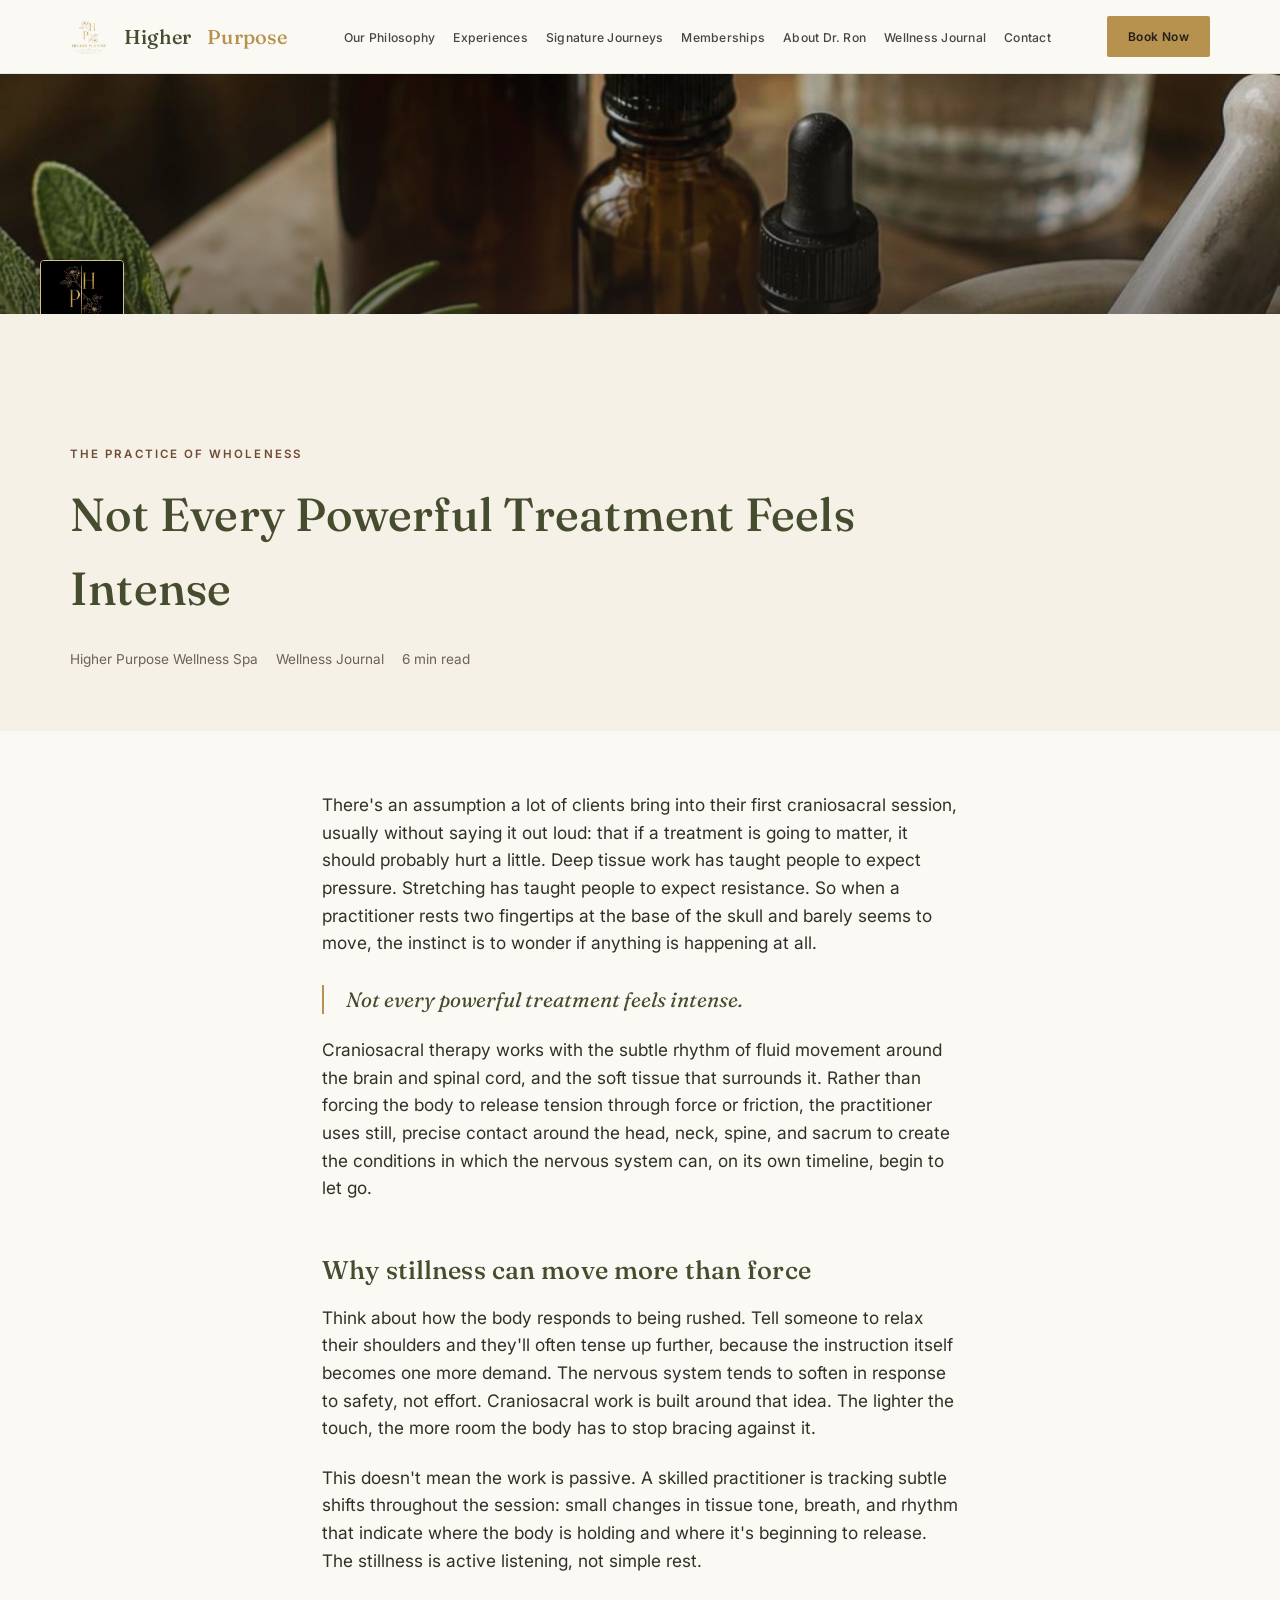
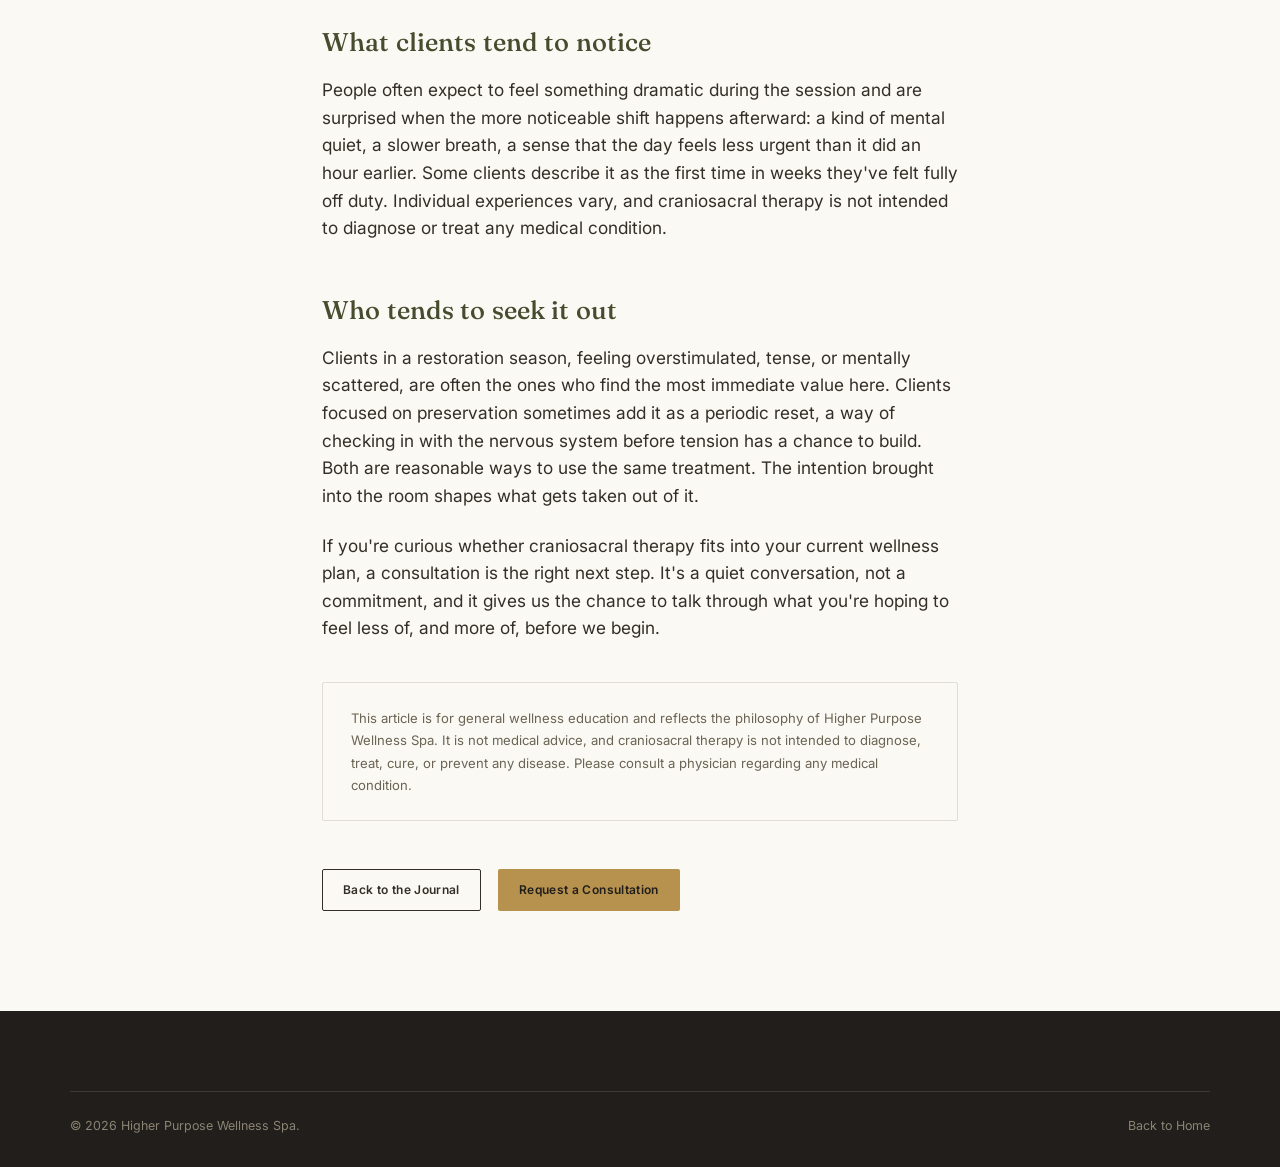
<file: spa-article-craniosacral.html>
<!DOCTYPE html>
<html lang="en">
<head>
<meta charset="UTF-8">
<meta name="viewport" content="width=device-width, initial-scale=1.0">
<title>Not Every Powerful Treatment Feels Intense — Higher Purpose Wellness Journal</title>
<link rel="icon" href="spa-logo.png">
<link rel="stylesheet" href="spa-style.css?v=3">
</head>
<body>

<nav class="nav">
  <div class="container">
    <a href="index.html" class="nav-logo"><img src="spa-logo.png" alt="Higher Purpose logo" class="nav-logo-mark" onerror="this.remove()">Higher <span>Purpose</span></a>
    <ul class="nav-links">
      <li><a href="index.html#philosophy">Our Philosophy</a></li>
      <li><a href="index.html#experiences">Experiences</a></li>
      <li><a href="index.html#journeys">Signature Journeys</a></li>
      <li><a href="index.html#memberships">Memberships</a></li>
      <li><a href="index.html#about">About Dr. Ron</a></li>
      <li><a href="spa-journal.html">Wellness Journal</a></li>
      <li><a href="index.html#contact">Contact</a></li>
    </ul>
    <div class="nav-cta">
      <a href="index.html#contact" class="btn btn-outline btn-small">Consultation</a>
      <a href="index.html#book" class="btn btn-primary btn-small">Book Now</a>
    </div>
    <button class="nav-toggle" aria-label="Menu"><span></span><span></span><span></span></button>
  </div>
</nav>

<div class="article-banner">
  <img src="spa-img-hero.jpeg" alt="Higher Purpose Wellness Spa" onerror="this.parentElement.remove()">
  <div class="article-banner-logo"><img src="spa-logo-black.jpeg" alt="Higher Purpose logo" onerror="this.parentElement.parentElement.remove()"></div>
</div>

<header class="article-hero">
  <div class="container">
    <span class="eyebrow">The Practice of Wholeness</span>
    <h1>Not Every Powerful Treatment Feels Intense</h1>
    <div class="article-meta">
      <span>Higher Purpose Wellness Spa</span>
      <span>Wellness Journal</span>
      <span>6 min read</span>
    </div>
  </div>
</header>

<article class="article-body">
  <p>There's an assumption a lot of clients bring into their first craniosacral session, usually without saying it out loud: that if a treatment is going to matter, it should probably hurt a little. Deep tissue work has taught people to expect pressure. Stretching has taught people to expect resistance. So when a practitioner rests two fingertips at the base of the skull and barely seems to move, the instinct is to wonder if anything is happening at all.</p>

  <p class="pull-line">Not every powerful treatment feels intense.</p>

  <p>Craniosacral therapy works with the subtle rhythm of fluid movement around the brain and spinal cord, and the soft tissue that surrounds it. Rather than forcing the body to release tension through force or friction, the practitioner uses still, precise contact around the head, neck, spine, and sacrum to create the conditions in which the nervous system can, on its own timeline, begin to let go.</p>

  <h2>Why stillness can move more than force</h2>
  <p>Think about how the body responds to being rushed. Tell someone to relax their shoulders and they'll often tense up further, because the instruction itself becomes one more demand. The nervous system tends to soften in response to safety, not effort. Craniosacral work is built around that idea. The lighter the touch, the more room the body has to stop bracing against it.</p>

  <p>This doesn't mean the work is passive. A skilled practitioner is tracking subtle shifts throughout the session: small changes in tissue tone, breath, and rhythm that indicate where the body is holding and where it's beginning to release. The stillness is active listening, not simple rest.</p>

  <h2>What clients tend to notice</h2>
  <p>People often expect to feel something dramatic during the session and are surprised when the more noticeable shift happens afterward: a kind of mental quiet, a slower breath, a sense that the day feels less urgent than it did an hour earlier. Some clients describe it as the first time in weeks they've felt fully off duty. Individual experiences vary, and craniosacral therapy is not intended to diagnose or treat any medical condition.</p>

  <h2>Who tends to seek it out</h2>
  <p>Clients in a restoration season, feeling overstimulated, tense, or mentally scattered, are often the ones who find the most immediate value here. Clients focused on preservation sometimes add it as a periodic reset, a way of checking in with the nervous system before tension has a chance to build. Both are reasonable ways to use the same treatment. The intention brought into the room shapes what gets taken out of it.</p>

  <p>If you're curious whether craniosacral therapy fits into your current wellness plan, a consultation is the right next step. It's a quiet conversation, not a commitment, and it gives us the chance to talk through what you're hoping to feel less of, and more of, before we begin.</p>

  <div class="disclaimer-box" style="background:transparent;border-color:rgba(33,30,27,.12);color:#6b6353;">
    This article is for general wellness education and reflects the philosophy of Higher Purpose Wellness Spa. It is not medical advice, and craniosacral therapy is not intended to diagnose, treat, cure, or prevent any disease. Please consult a physician regarding any medical condition.
  </div>

  <div style="margin-top:48px;">
    <a href="spa-journal.html" class="btn btn-outline btn-small">Back to the Journal</a>
    <a href="index.html#contact" class="btn btn-primary btn-small" style="margin-left:12px;">Request a Consultation</a>
  </div>
</article>

<footer class="footer">
  <div class="container">
    <div class="footer-bottom">
      <span>© 2026 Higher Purpose Wellness Spa.</span>
      <a href="index.html">Back to Home</a>
    </div>
  </div>
</footer>

<script src="spa-script.js?v=3"></script>
</body>
</html>
</file>
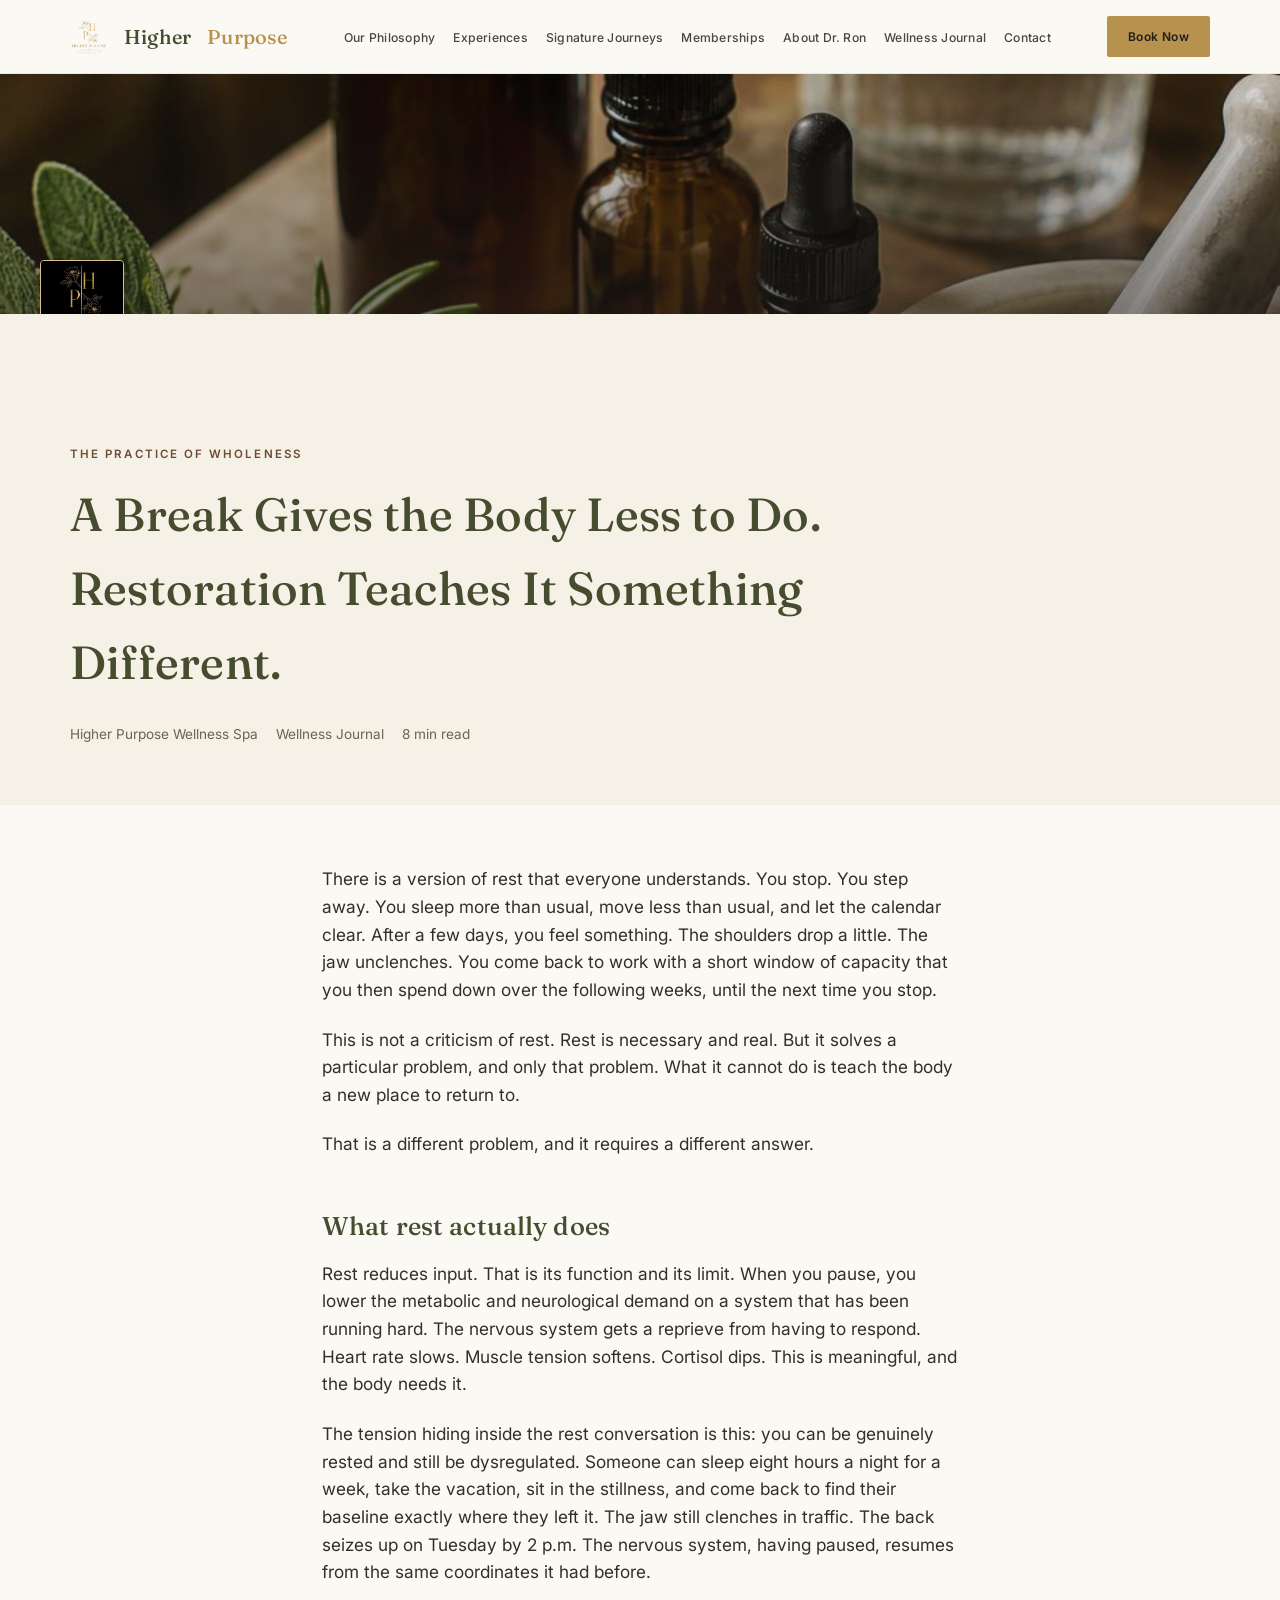
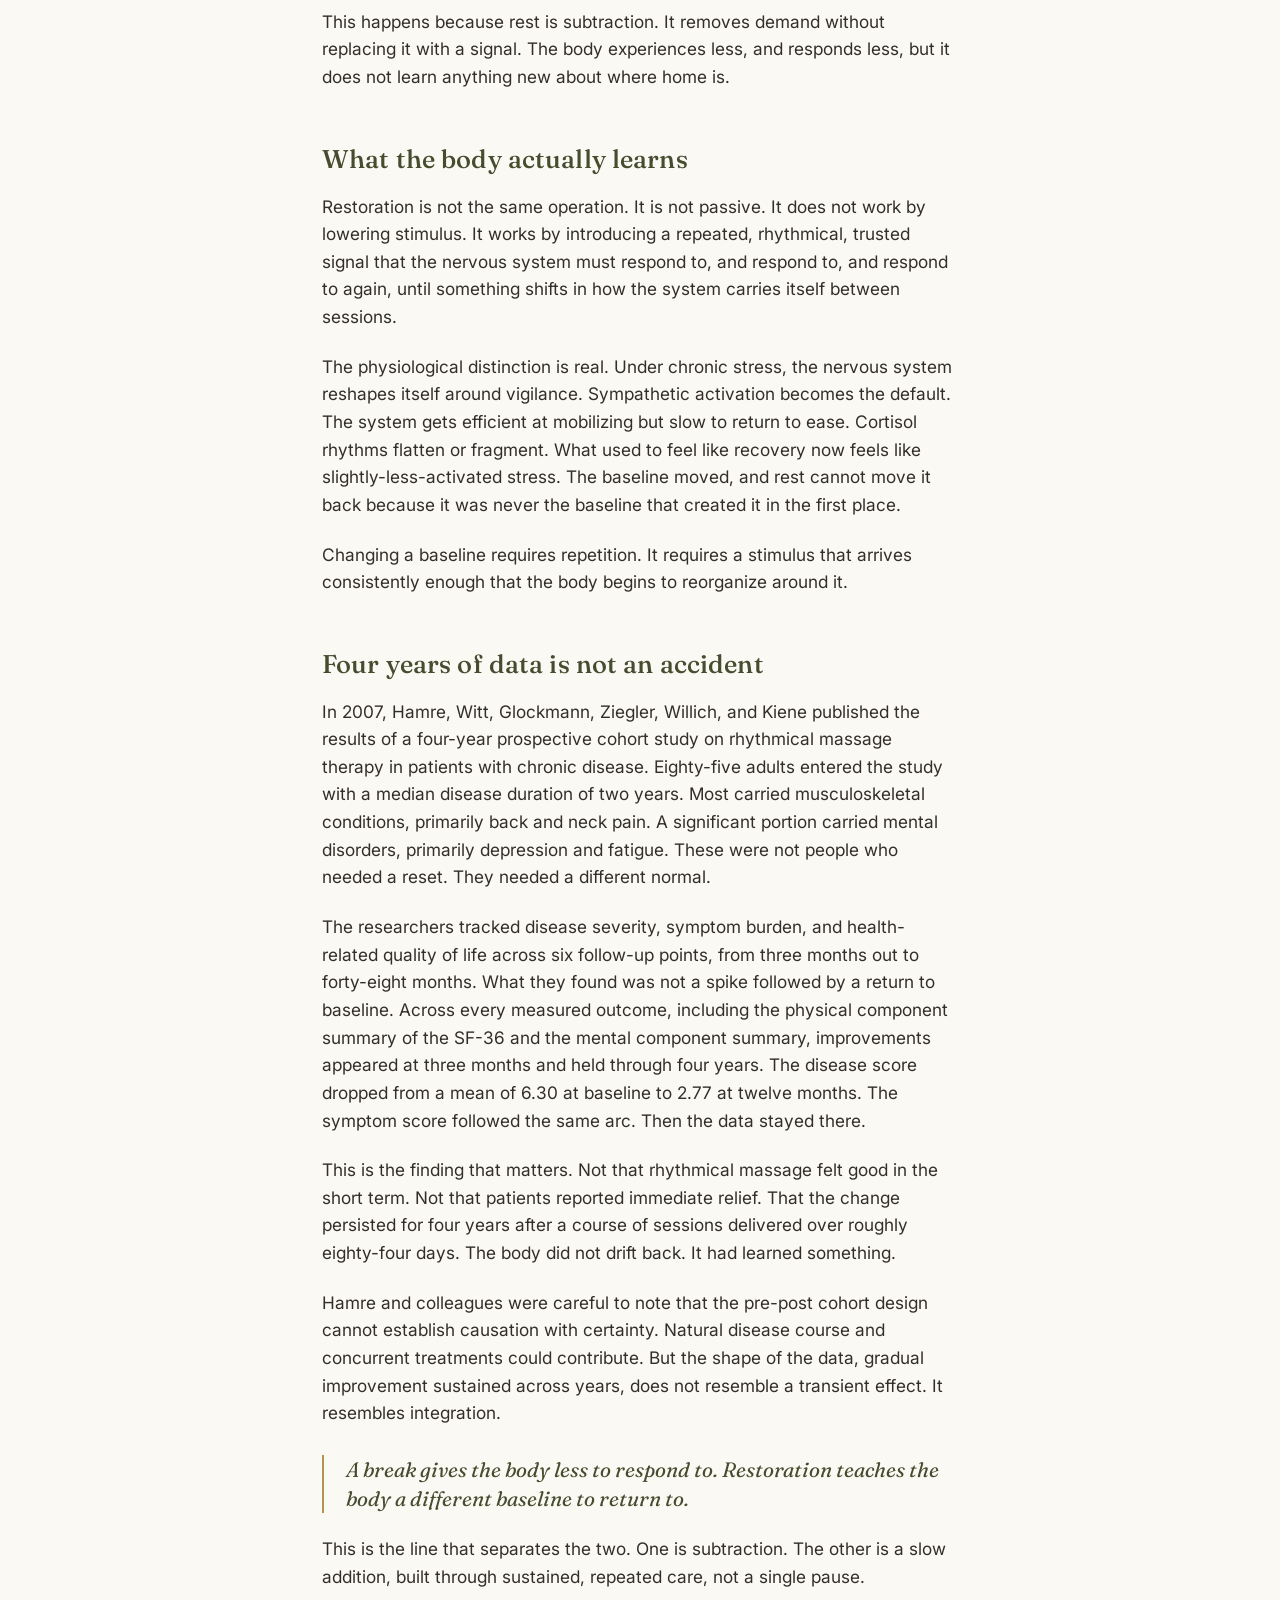
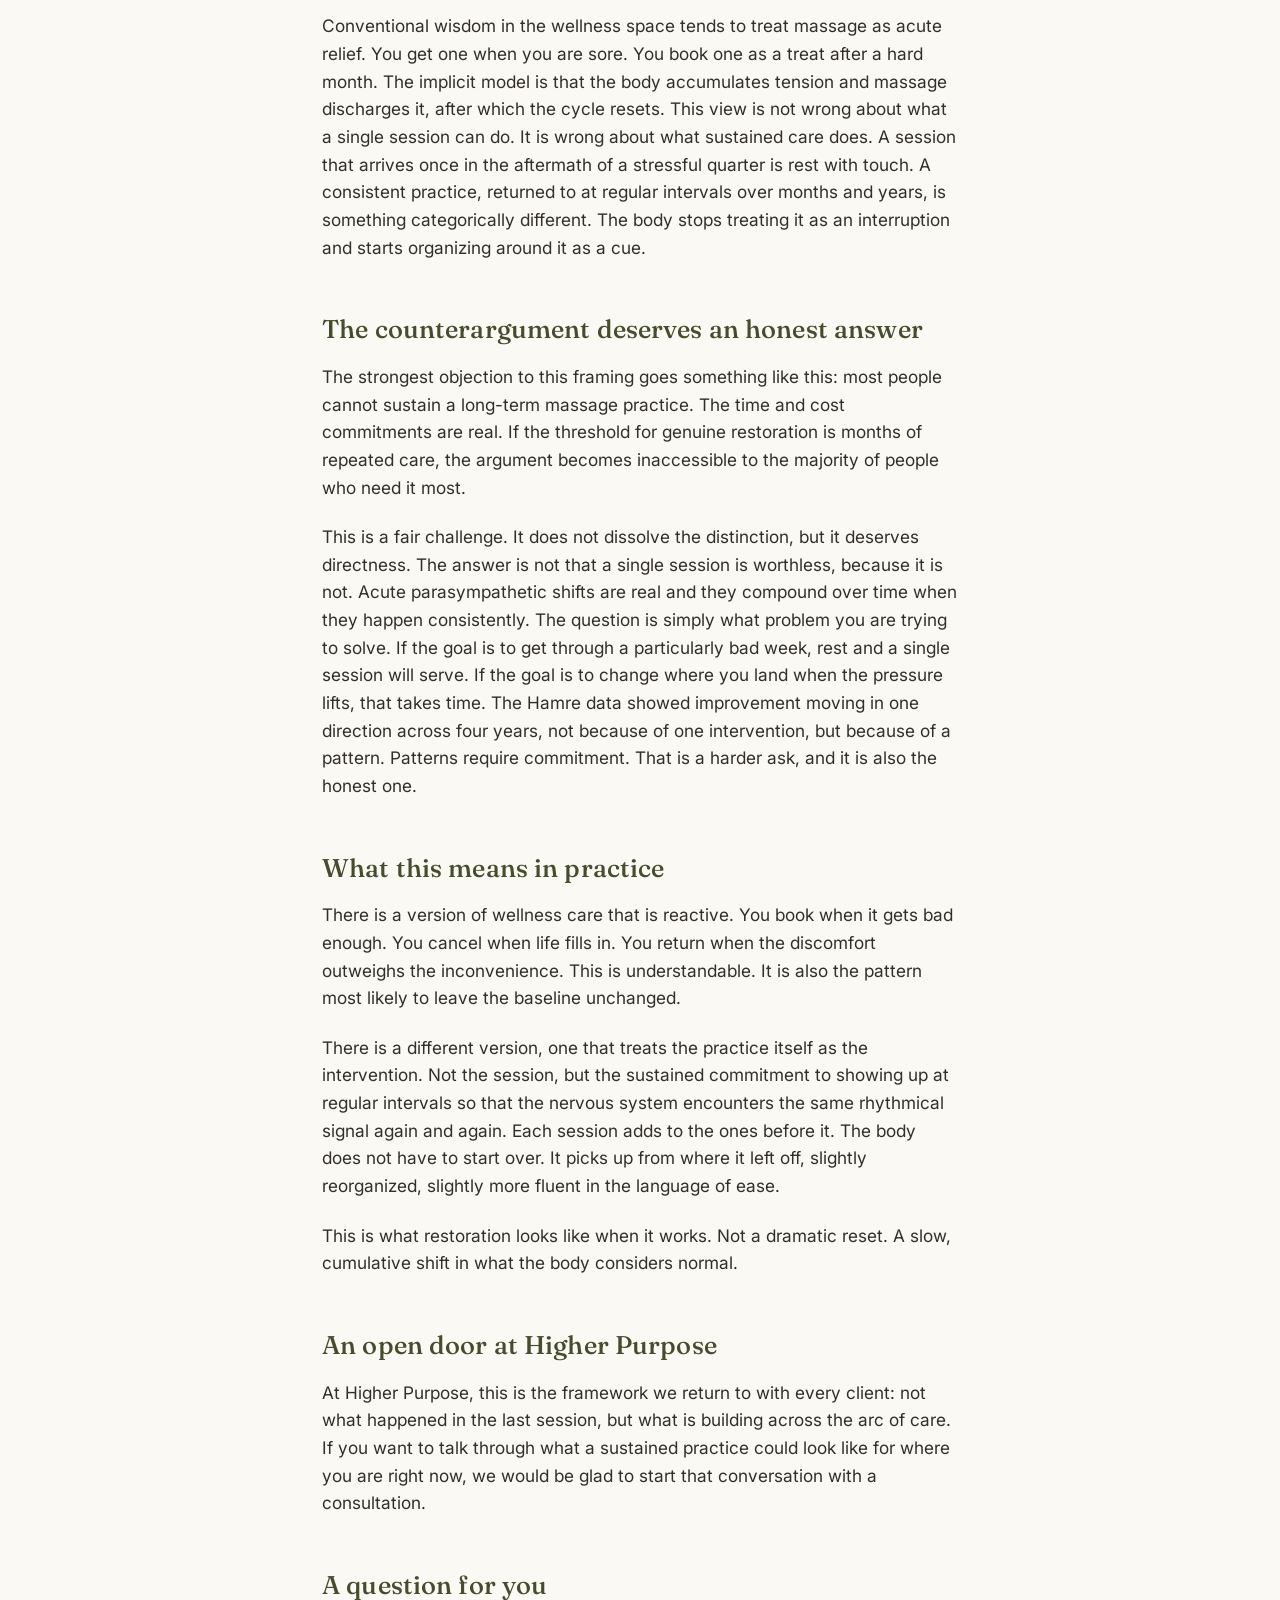
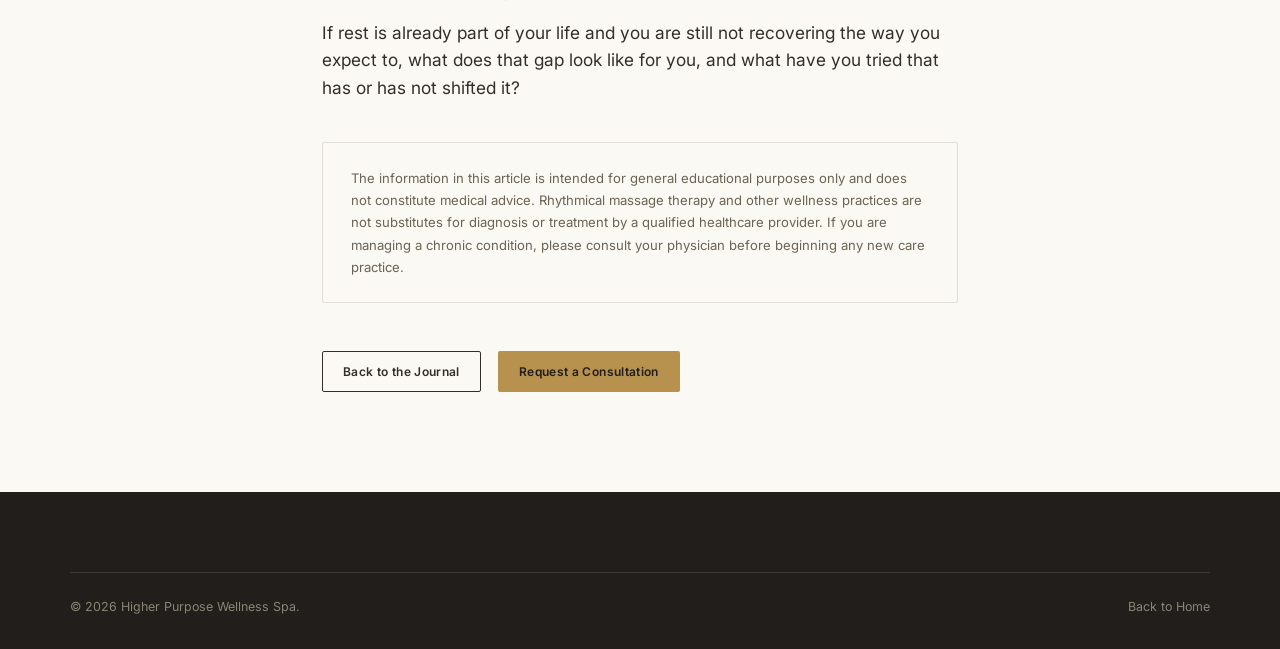
<file: spa-article-restoration.html>
<!DOCTYPE html>
<html lang="en">
<head>
<meta charset="UTF-8">
<meta name="viewport" content="width=device-width, initial-scale=1.0">
<title>A Break Gives the Body Less to Do. Restoration Teaches It Something Different. — Higher Purpose Wellness Journal</title>
<link rel="icon" href="spa-logo.png">
<link rel="stylesheet" href="spa-style.css?v=3">
</head>
<body>

<nav class="nav">
  <div class="container">
    <a href="index.html" class="nav-logo"><img src="spa-logo.png" alt="Higher Purpose logo" class="nav-logo-mark" onerror="this.remove()">Higher <span>Purpose</span></a>
    <ul class="nav-links">
      <li><a href="index.html#philosophy">Our Philosophy</a></li>
      <li><a href="index.html#experiences">Experiences</a></li>
      <li><a href="index.html#journeys">Signature Journeys</a></li>
      <li><a href="index.html#memberships">Memberships</a></li>
      <li><a href="index.html#about">About Dr. Ron</a></li>
      <li><a href="spa-journal.html">Wellness Journal</a></li>
      <li><a href="index.html#contact">Contact</a></li>
    </ul>
    <div class="nav-cta">
      <a href="index.html#contact" class="btn btn-outline btn-small">Consultation</a>
      <a href="index.html#book" class="btn btn-primary btn-small">Book Now</a>
    </div>
    <button class="nav-toggle" aria-label="Menu"><span></span><span></span><span></span></button>
  </div>
</nav>

<div class="article-banner">
  <img src="spa-img-hero.jpeg" alt="Higher Purpose Wellness Spa" onerror="this.parentElement.remove()">
  <div class="article-banner-logo"><img src="spa-logo-black.jpeg" alt="Higher Purpose logo" onerror="this.parentElement.parentElement.remove()"></div>
</div>

<header class="article-hero">
  <div class="container">
    <span class="eyebrow">The Practice of Wholeness</span>
    <h1>A Break Gives the Body Less to Do. Restoration Teaches It Something Different.</h1>
    <div class="article-meta">
      <span>Higher Purpose Wellness Spa</span>
      <span>Wellness Journal</span>
      <span>8 min read</span>
    </div>
  </div>
</header>

<article class="article-body">
  <p>There is a version of rest that everyone understands. You stop. You step away. You sleep more than usual, move less than usual, and let the calendar clear. After a few days, you feel something. The shoulders drop a little. The jaw unclenches. You come back to work with a short window of capacity that you then spend down over the following weeks, until the next time you stop.</p>

  <p>This is not a criticism of rest. Rest is necessary and real. But it solves a particular problem, and only that problem. What it cannot do is teach the body a new place to return to.</p>

  <p>That is a different problem, and it requires a different answer.</p>

  <h2>What rest actually does</h2>
  <p>Rest reduces input. That is its function and its limit. When you pause, you lower the metabolic and neurological demand on a system that has been running hard. The nervous system gets a reprieve from having to respond. Heart rate slows. Muscle tension softens. Cortisol dips. This is meaningful, and the body needs it.</p>

  <p>The tension hiding inside the rest conversation is this: you can be genuinely rested and still be dysregulated. Someone can sleep eight hours a night for a week, take the vacation, sit in the stillness, and come back to find their baseline exactly where they left it. The jaw still clenches in traffic. The back seizes up on Tuesday by 2 p.m. The nervous system, having paused, resumes from the same coordinates it had before.</p>

  <p>This happens because rest is subtraction. It removes demand without replacing it with a signal. The body experiences less, and responds less, but it does not learn anything new about where home is.</p>

  <h2>What the body actually learns</h2>
  <p>Restoration is not the same operation. It is not passive. It does not work by lowering stimulus. It works by introducing a repeated, rhythmical, trusted signal that the nervous system must respond to, and respond to, and respond to again, until something shifts in how the system carries itself between sessions.</p>

  <p>The physiological distinction is real. Under chronic stress, the nervous system reshapes itself around vigilance. Sympathetic activation becomes the default. The system gets efficient at mobilizing but slow to return to ease. Cortisol rhythms flatten or fragment. What used to feel like recovery now feels like slightly-less-activated stress. The baseline moved, and rest cannot move it back because it was never the baseline that created it in the first place.</p>

  <p>Changing a baseline requires repetition. It requires a stimulus that arrives consistently enough that the body begins to reorganize around it.</p>

  <h2>Four years of data is not an accident</h2>
  <p>In 2007, Hamre, Witt, Glockmann, Ziegler, Willich, and Kiene published the results of a four-year prospective cohort study on rhythmical massage therapy in patients with chronic disease. Eighty-five adults entered the study with a median disease duration of two years. Most carried musculoskeletal conditions, primarily back and neck pain. A significant portion carried mental disorders, primarily depression and fatigue. These were not people who needed a reset. They needed a different normal.</p>

  <p>The researchers tracked disease severity, symptom burden, and health-related quality of life across six follow-up points, from three months out to forty-eight months. What they found was not a spike followed by a return to baseline. Across every measured outcome, including the physical component summary of the SF-36 and the mental component summary, improvements appeared at three months and held through four years. The disease score dropped from a mean of 6.30 at baseline to 2.77 at twelve months. The symptom score followed the same arc. Then the data stayed there.</p>

  <p>This is the finding that matters. Not that rhythmical massage felt good in the short term. Not that patients reported immediate relief. That the change persisted for four years after a course of sessions delivered over roughly eighty-four days. The body did not drift back. It had learned something.</p>

  <p>Hamre and colleagues were careful to note that the pre-post cohort design cannot establish causation with certainty. Natural disease course and concurrent treatments could contribute. But the shape of the data, gradual improvement sustained across years, does not resemble a transient effect. It resembles integration.</p>

  <p class="pull-line">A break gives the body less to respond to. Restoration teaches the body a different baseline to return to.</p>

  <p>This is the line that separates the two. One is subtraction. The other is a slow addition, built through sustained, repeated care, not a single pause.</p>

  <p>Conventional wisdom in the wellness space tends to treat massage as acute relief. You get one when you are sore. You book one as a treat after a hard month. The implicit model is that the body accumulates tension and massage discharges it, after which the cycle resets. This view is not wrong about what a single session can do. It is wrong about what sustained care does. A session that arrives once in the aftermath of a stressful quarter is rest with touch. A consistent practice, returned to at regular intervals over months and years, is something categorically different. The body stops treating it as an interruption and starts organizing around it as a cue.</p>

  <h2>The counterargument deserves an honest answer</h2>
  <p>The strongest objection to this framing goes something like this: most people cannot sustain a long-term massage practice. The time and cost commitments are real. If the threshold for genuine restoration is months of repeated care, the argument becomes inaccessible to the majority of people who need it most.</p>

  <p>This is a fair challenge. It does not dissolve the distinction, but it deserves directness. The answer is not that a single session is worthless, because it is not. Acute parasympathetic shifts are real and they compound over time when they happen consistently. The question is simply what problem you are trying to solve. If the goal is to get through a particularly bad week, rest and a single session will serve. If the goal is to change where you land when the pressure lifts, that takes time. The Hamre data showed improvement moving in one direction across four years, not because of one intervention, but because of a pattern. Patterns require commitment. That is a harder ask, and it is also the honest one.</p>

  <h2>What this means in practice</h2>
  <p>There is a version of wellness care that is reactive. You book when it gets bad enough. You cancel when life fills in. You return when the discomfort outweighs the inconvenience. This is understandable. It is also the pattern most likely to leave the baseline unchanged.</p>

  <p>There is a different version, one that treats the practice itself as the intervention. Not the session, but the sustained commitment to showing up at regular intervals so that the nervous system encounters the same rhythmical signal again and again. Each session adds to the ones before it. The body does not have to start over. It picks up from where it left off, slightly reorganized, slightly more fluent in the language of ease.</p>

  <p>This is what restoration looks like when it works. Not a dramatic reset. A slow, cumulative shift in what the body considers normal.</p>

  <h2>An open door at Higher Purpose</h2>
  <p>At Higher Purpose, this is the framework we return to with every client: not what happened in the last session, but what is building across the arc of care. If you want to talk through what a sustained practice could look like for where you are right now, we would be glad to start that conversation with a consultation.</p>

  <h2>A question for you</h2>
  <p>If rest is already part of your life and you are still not recovering the way you expect to, what does that gap look like for you, and what have you tried that has or has not shifted it?</p>

  <div class="disclaimer-box" style="background:transparent;border-color:rgba(33,30,27,.12);color:#6b6353;">
    The information in this article is intended for general educational purposes only and does not constitute medical advice. Rhythmical massage therapy and other wellness practices are not substitutes for diagnosis or treatment by a qualified healthcare provider. If you are managing a chronic condition, please consult your physician before beginning any new care practice.
  </div>

  <div style="margin-top:48px;">
    <a href="spa-journal.html" class="btn btn-outline btn-small">Back to the Journal</a>
    <a href="index.html#contact" class="btn btn-primary btn-small" style="margin-left:12px;">Request a Consultation</a>
  </div>
</article>

<footer class="footer">
  <div class="container">
    <div class="footer-bottom">
      <span>© 2026 Higher Purpose Wellness Spa.</span>
      <a href="index.html">Back to Home</a>
    </div>
  </div>
</footer>

<script src="spa-script.js?v=3"></script>
</body>
</html>
</file>
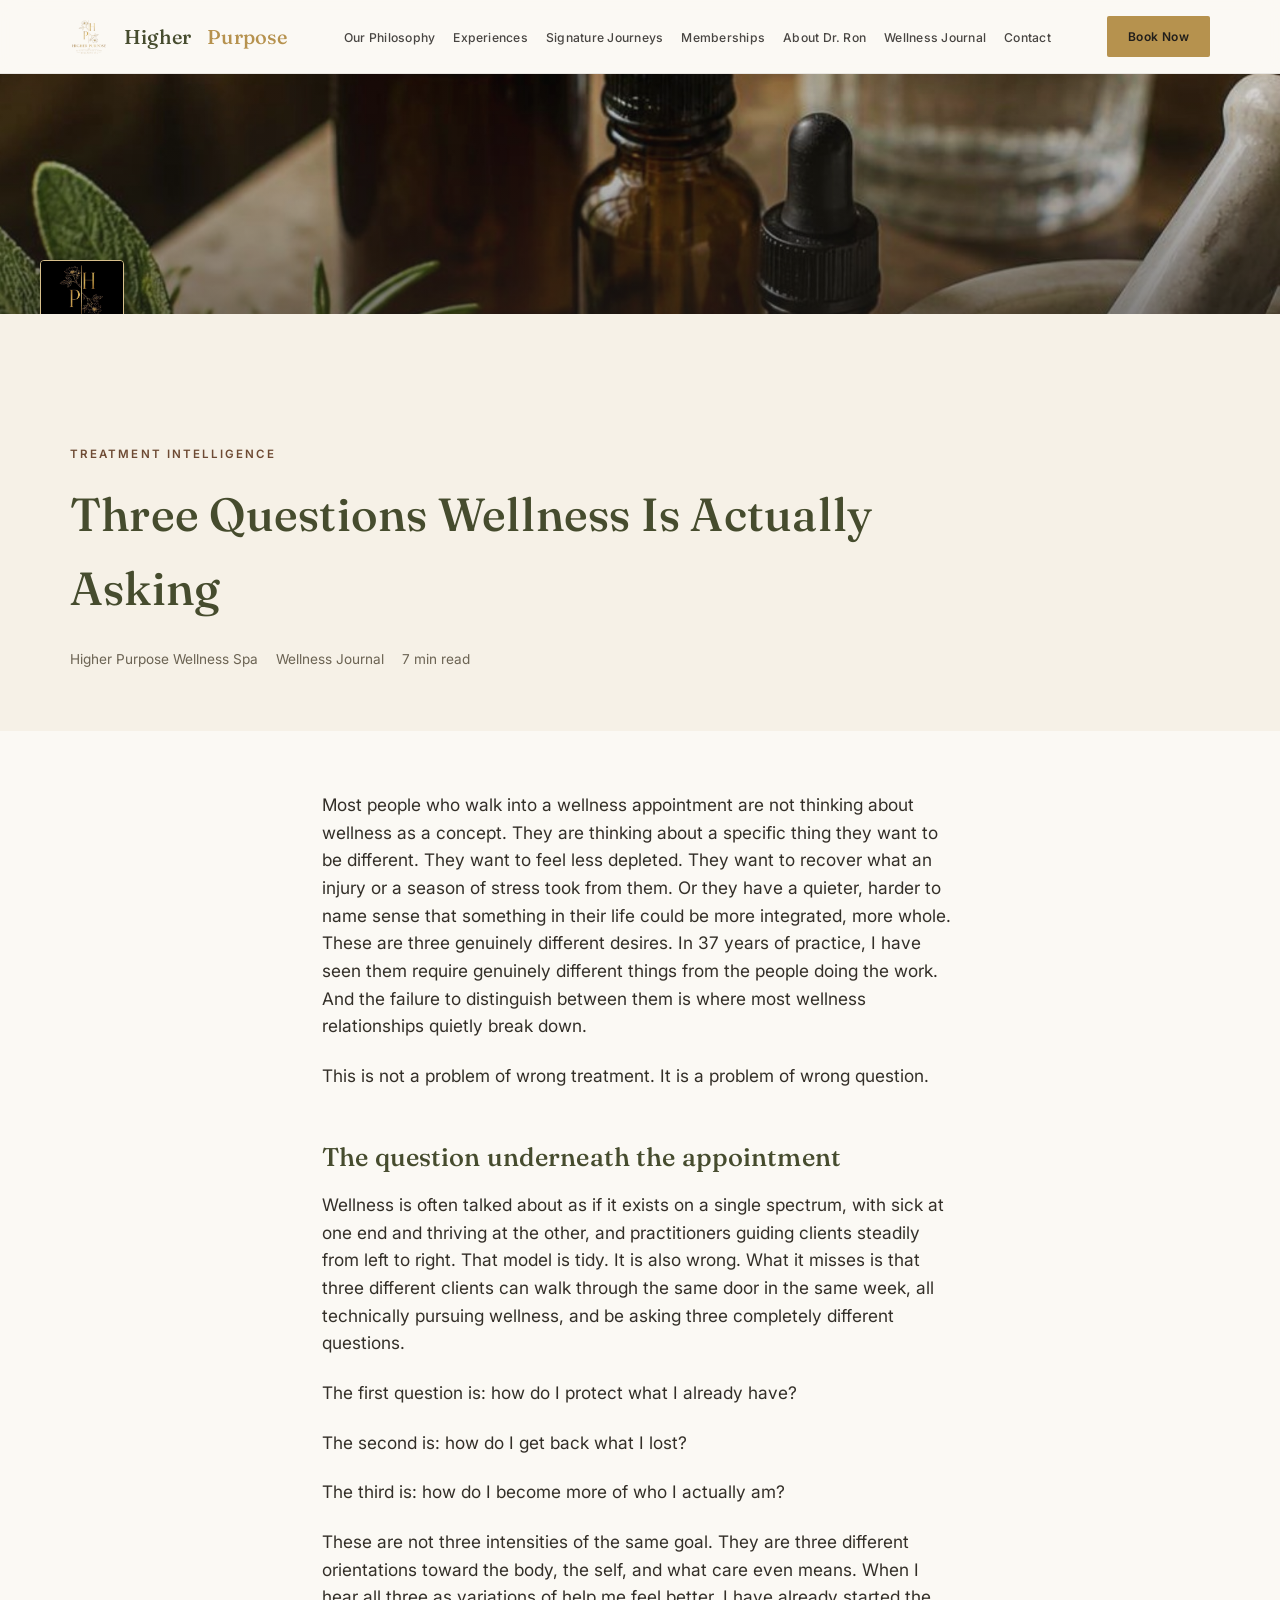
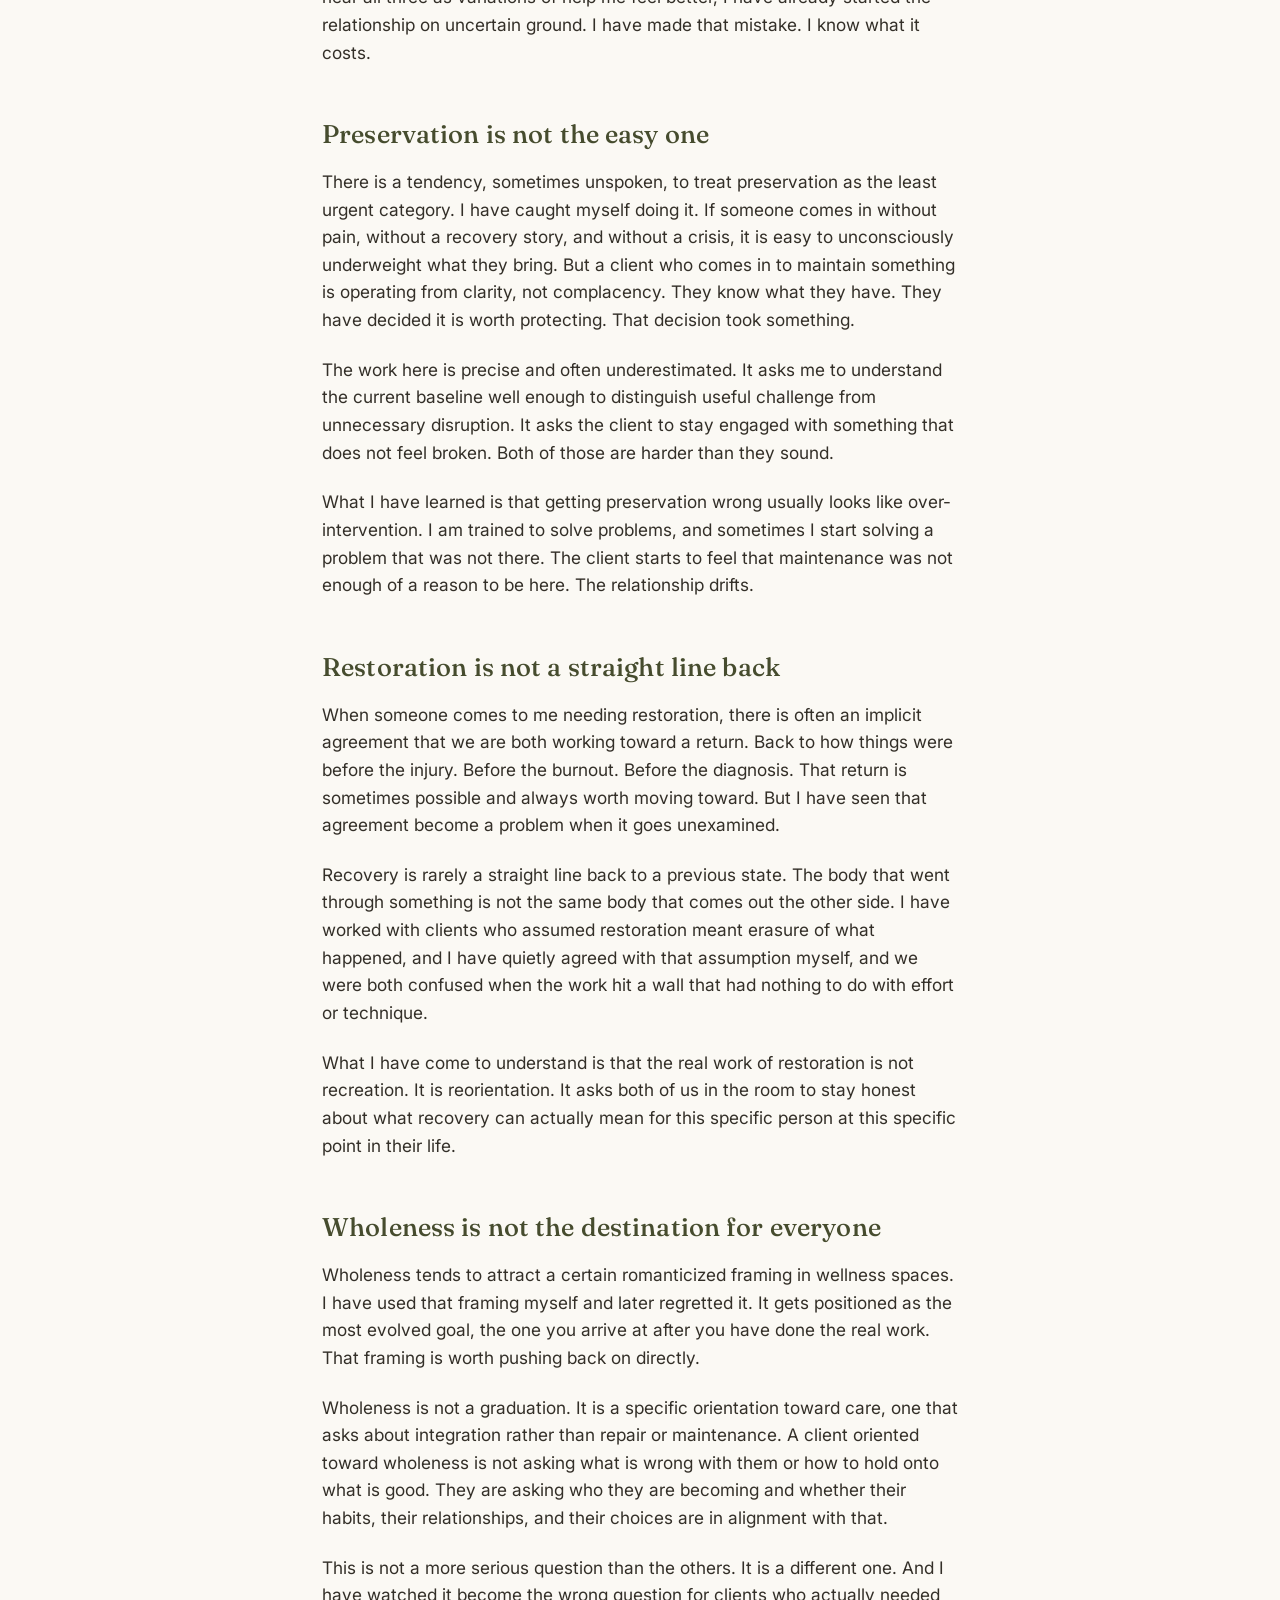
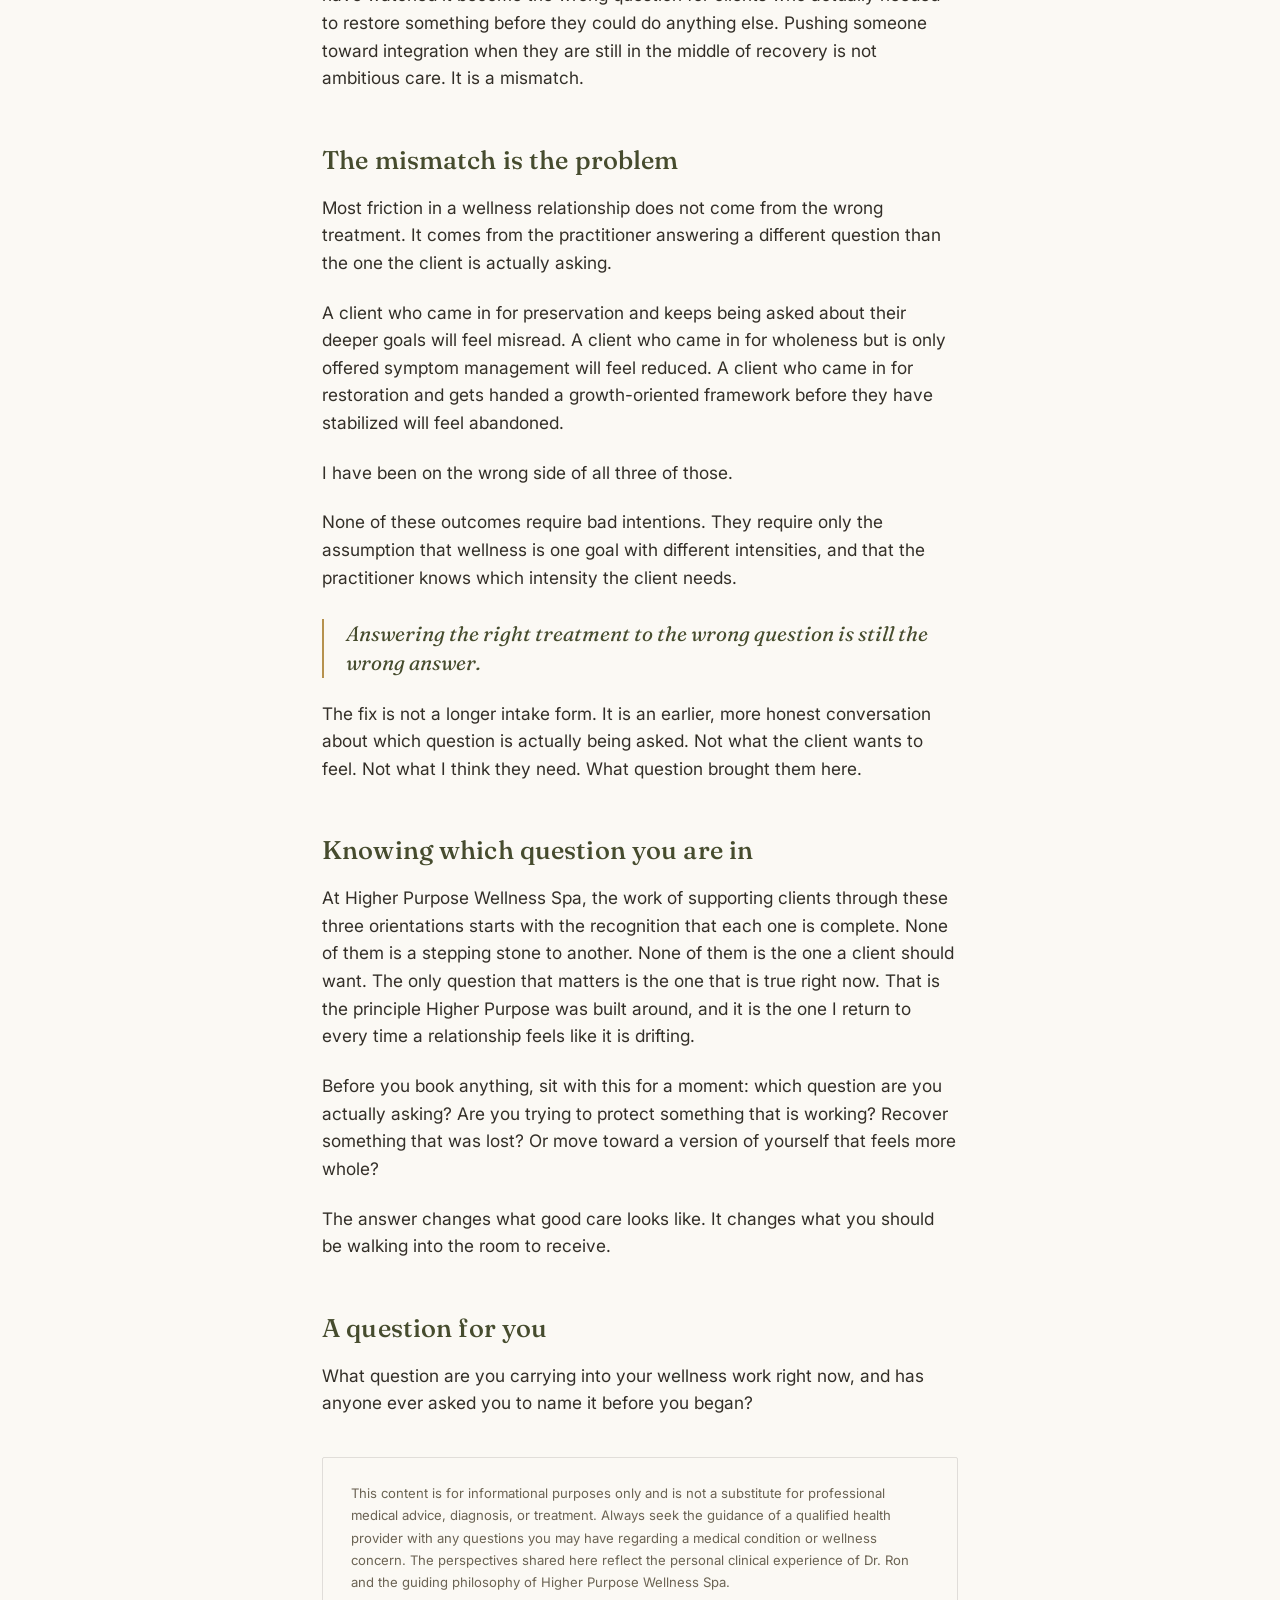
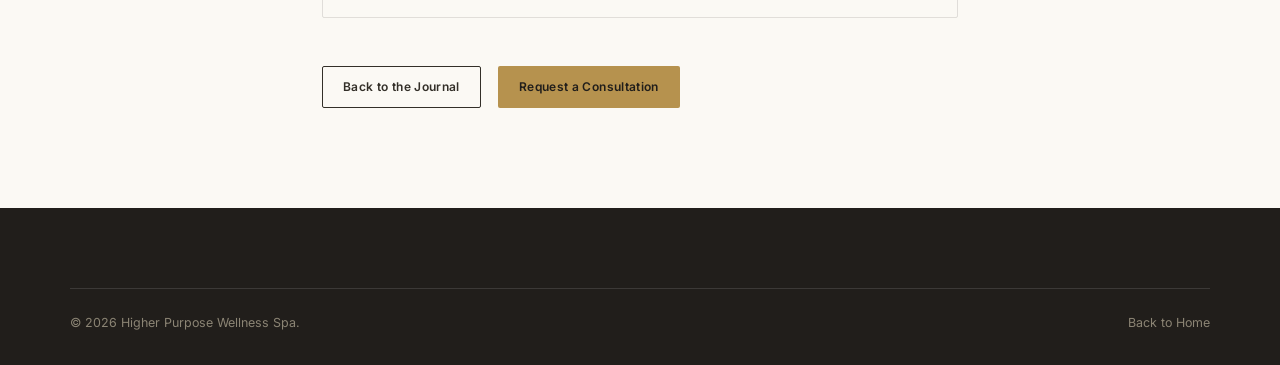
<file: spa-article-three-questions.html>
<!DOCTYPE html>
<html lang="en">
<head>
<meta charset="UTF-8">
<meta name="viewport" content="width=device-width, initial-scale=1.0">
<title>Three Questions Wellness Is Actually Asking — Higher Purpose Wellness Journal</title>
<link rel="icon" href="spa-logo.png">
<link rel="stylesheet" href="spa-style.css?v=3">
</head>
<body>

<nav class="nav">
  <div class="container">
    <a href="index.html" class="nav-logo"><img src="spa-logo.png" alt="Higher Purpose logo" class="nav-logo-mark" onerror="this.remove()">Higher <span>Purpose</span></a>
    <ul class="nav-links">
      <li><a href="index.html#philosophy">Our Philosophy</a></li>
      <li><a href="index.html#experiences">Experiences</a></li>
      <li><a href="index.html#journeys">Signature Journeys</a></li>
      <li><a href="index.html#memberships">Memberships</a></li>
      <li><a href="index.html#about">About Dr. Ron</a></li>
      <li><a href="spa-journal.html">Wellness Journal</a></li>
      <li><a href="index.html#contact">Contact</a></li>
    </ul>
    <div class="nav-cta">
      <a href="index.html#contact" class="btn btn-outline btn-small">Consultation</a>
      <a href="index.html#book" class="btn btn-primary btn-small">Book Now</a>
    </div>
    <button class="nav-toggle" aria-label="Menu"><span></span><span></span><span></span></button>
  </div>
</nav>

<div class="article-banner">
  <img src="spa-img-hero.jpeg" alt="Higher Purpose Wellness Spa" onerror="this.parentElement.remove()">
  <div class="article-banner-logo"><img src="spa-logo-black.jpeg" alt="Higher Purpose logo" onerror="this.parentElement.parentElement.remove()"></div>
</div>

<header class="article-hero">
  <div class="container">
    <span class="eyebrow">Treatment Intelligence</span>
    <h1>Three Questions Wellness Is Actually Asking</h1>
    <div class="article-meta">
      <span>Higher Purpose Wellness Spa</span>
      <span>Wellness Journal</span>
      <span>7 min read</span>
    </div>
  </div>
</header>

<article class="article-body">
  <p>Most people who walk into a wellness appointment are not thinking about wellness as a concept. They are thinking about a specific thing they want to be different. They want to feel less depleted. They want to recover what an injury or a season of stress took from them. Or they have a quieter, harder to name sense that something in their life could be more integrated, more whole. These are three genuinely different desires. In 37 years of practice, I have seen them require genuinely different things from the people doing the work. And the failure to distinguish between them is where most wellness relationships quietly break down.</p>

  <p>This is not a problem of wrong treatment. It is a problem of wrong question.</p>

  <h2>The question underneath the appointment</h2>
  <p>Wellness is often talked about as if it exists on a single spectrum, with sick at one end and thriving at the other, and practitioners guiding clients steadily from left to right. That model is tidy. It is also wrong. What it misses is that three different clients can walk through the same door in the same week, all technically pursuing wellness, and be asking three completely different questions.</p>

  <p>The first question is: how do I protect what I already have?</p>
  <p>The second is: how do I get back what I lost?</p>
  <p>The third is: how do I become more of who I actually am?</p>

  <p>These are not three intensities of the same goal. They are three different orientations toward the body, the self, and what care even means. When I hear all three as variations of help me feel better, I have already started the relationship on uncertain ground. I have made that mistake. I know what it costs.</p>

  <h2>Preservation is not the easy one</h2>
  <p>There is a tendency, sometimes unspoken, to treat preservation as the least urgent category. I have caught myself doing it. If someone comes in without pain, without a recovery story, and without a crisis, it is easy to unconsciously underweight what they bring. But a client who comes in to maintain something is operating from clarity, not complacency. They know what they have. They have decided it is worth protecting. That decision took something.</p>

  <p>The work here is precise and often underestimated. It asks me to understand the current baseline well enough to distinguish useful challenge from unnecessary disruption. It asks the client to stay engaged with something that does not feel broken. Both of those are harder than they sound.</p>

  <p>What I have learned is that getting preservation wrong usually looks like over-intervention. I am trained to solve problems, and sometimes I start solving a problem that was not there. The client starts to feel that maintenance was not enough of a reason to be here. The relationship drifts.</p>

  <h2>Restoration is not a straight line back</h2>
  <p>When someone comes to me needing restoration, there is often an implicit agreement that we are both working toward a return. Back to how things were before the injury. Before the burnout. Before the diagnosis. That return is sometimes possible and always worth moving toward. But I have seen that agreement become a problem when it goes unexamined.</p>

  <p>Recovery is rarely a straight line back to a previous state. The body that went through something is not the same body that comes out the other side. I have worked with clients who assumed restoration meant erasure of what happened, and I have quietly agreed with that assumption myself, and we were both confused when the work hit a wall that had nothing to do with effort or technique.</p>

  <p>What I have come to understand is that the real work of restoration is not recreation. It is reorientation. It asks both of us in the room to stay honest about what recovery can actually mean for this specific person at this specific point in their life.</p>

  <h2>Wholeness is not the destination for everyone</h2>
  <p>Wholeness tends to attract a certain romanticized framing in wellness spaces. I have used that framing myself and later regretted it. It gets positioned as the most evolved goal, the one you arrive at after you have done the real work. That framing is worth pushing back on directly.</p>

  <p>Wholeness is not a graduation. It is a specific orientation toward care, one that asks about integration rather than repair or maintenance. A client oriented toward wholeness is not asking what is wrong with them or how to hold onto what is good. They are asking who they are becoming and whether their habits, their relationships, and their choices are in alignment with that.</p>

  <p>This is not a more serious question than the others. It is a different one. And I have watched it become the wrong question for clients who actually needed to restore something before they could do anything else. Pushing someone toward integration when they are still in the middle of recovery is not ambitious care. It is a mismatch.</p>

  <h2>The mismatch is the problem</h2>
  <p>Most friction in a wellness relationship does not come from the wrong treatment. It comes from the practitioner answering a different question than the one the client is actually asking.</p>

  <p>A client who came in for preservation and keeps being asked about their deeper goals will feel misread. A client who came in for wholeness but is only offered symptom management will feel reduced. A client who came in for restoration and gets handed a growth-oriented framework before they have stabilized will feel abandoned.</p>

  <p>I have been on the wrong side of all three of those.</p>

  <p>None of these outcomes require bad intentions. They require only the assumption that wellness is one goal with different intensities, and that the practitioner knows which intensity the client needs.</p>

  <p class="pull-line">Answering the right treatment to the wrong question is still the wrong answer.</p>

  <p>The fix is not a longer intake form. It is an earlier, more honest conversation about which question is actually being asked. Not what the client wants to feel. Not what I think they need. What question brought them here.</p>

  <h2>Knowing which question you are in</h2>
  <p>At Higher Purpose Wellness Spa, the work of supporting clients through these three orientations starts with the recognition that each one is complete. None of them is a stepping stone to another. None of them is the one a client should want. The only question that matters is the one that is true right now. That is the principle Higher Purpose was built around, and it is the one I return to every time a relationship feels like it is drifting.</p>

  <p>Before you book anything, sit with this for a moment: which question are you actually asking? Are you trying to protect something that is working? Recover something that was lost? Or move toward a version of yourself that feels more whole?</p>

  <p>The answer changes what good care looks like. It changes what you should be walking into the room to receive.</p>

  <h2>A question for you</h2>
  <p>What question are you carrying into your wellness work right now, and has anyone ever asked you to name it before you began?</p>

  <div class="disclaimer-box" style="background:transparent;border-color:rgba(33,30,27,.12);color:#6b6353;">
    This content is for informational purposes only and is not a substitute for professional medical advice, diagnosis, or treatment. Always seek the guidance of a qualified health provider with any questions you may have regarding a medical condition or wellness concern. The perspectives shared here reflect the personal clinical experience of Dr. Ron and the guiding philosophy of Higher Purpose Wellness Spa.
  </div>

  <div style="margin-top:48px;">
    <a href="spa-journal.html" class="btn btn-outline btn-small">Back to the Journal</a>
    <a href="index.html#contact" class="btn btn-primary btn-small" style="margin-left:12px;">Request a Consultation</a>
  </div>
</article>

<footer class="footer">
  <div class="container">
    <div class="footer-bottom">
      <span>© 2026 Higher Purpose Wellness Spa.</span>
      <a href="index.html">Back to Home</a>
    </div>
  </div>
</footer>

<script src="spa-script.js?v=3"></script>
</body>
</html>
</file>
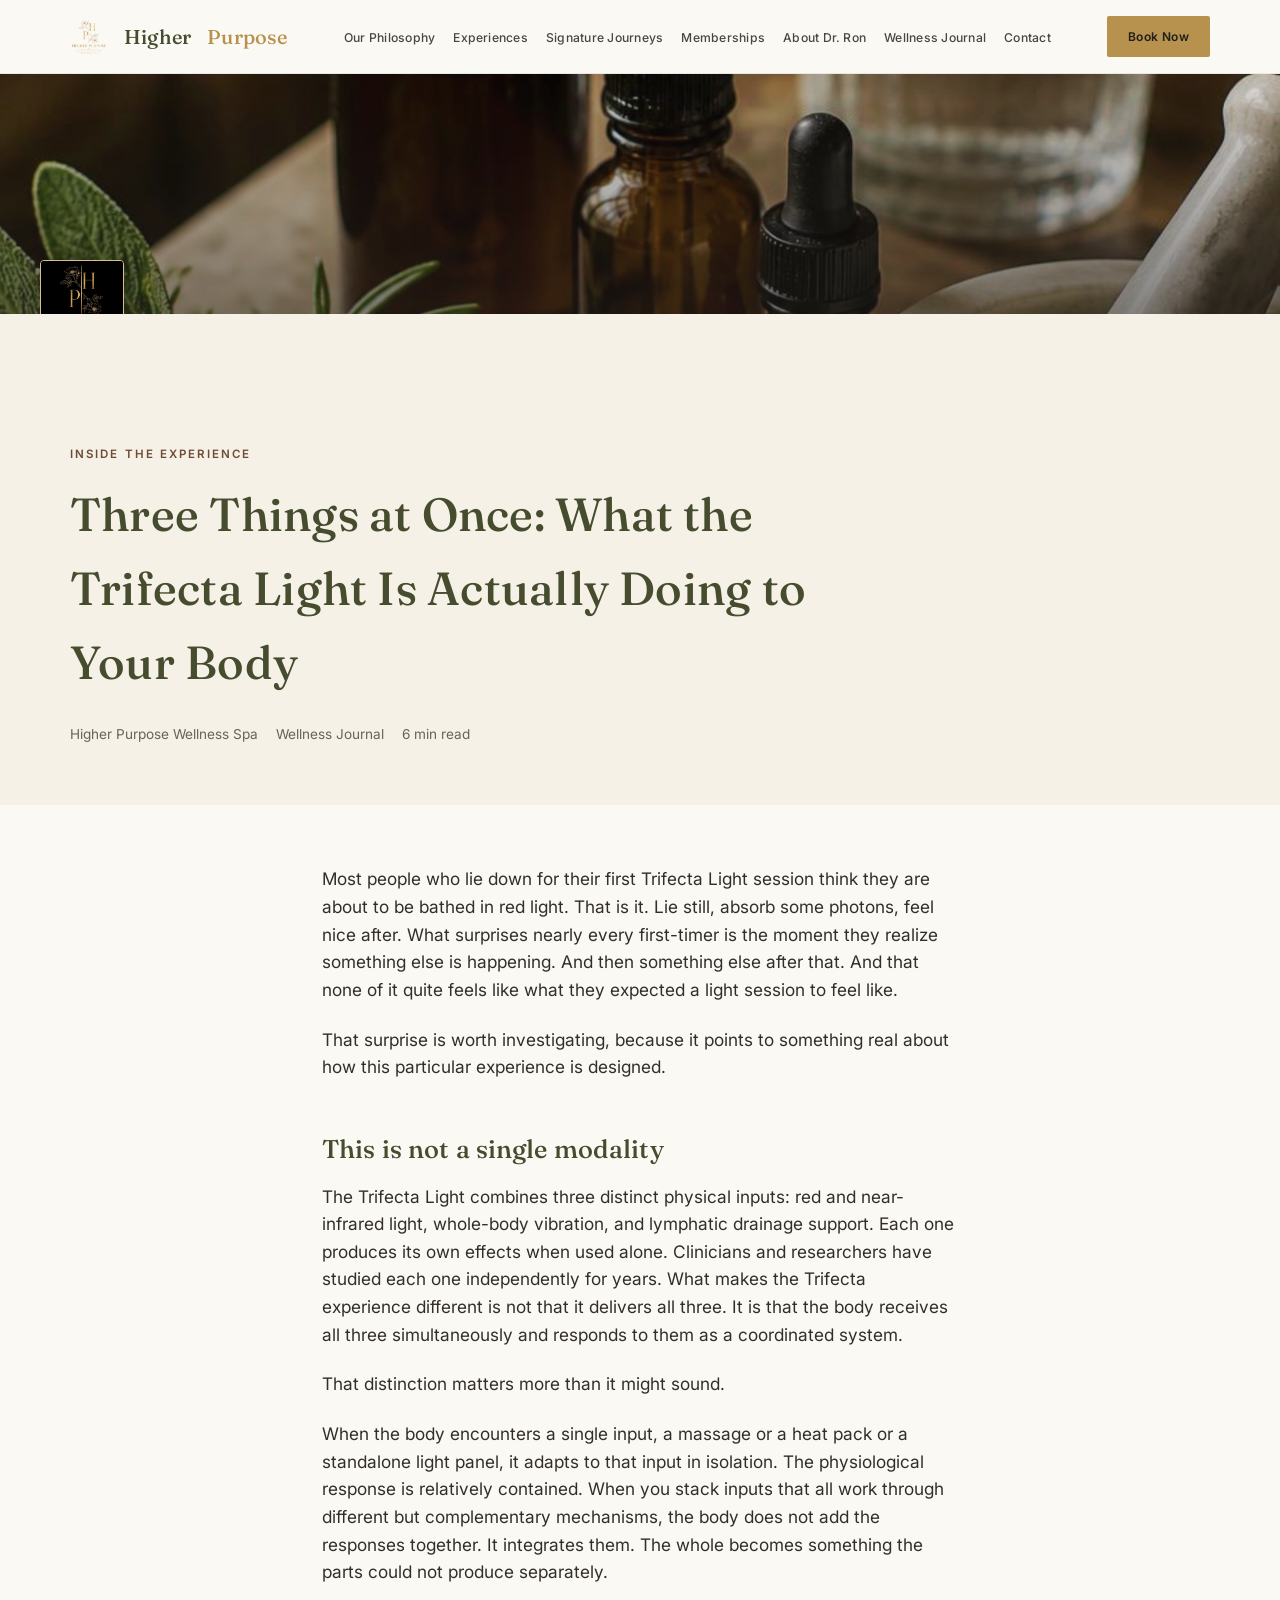
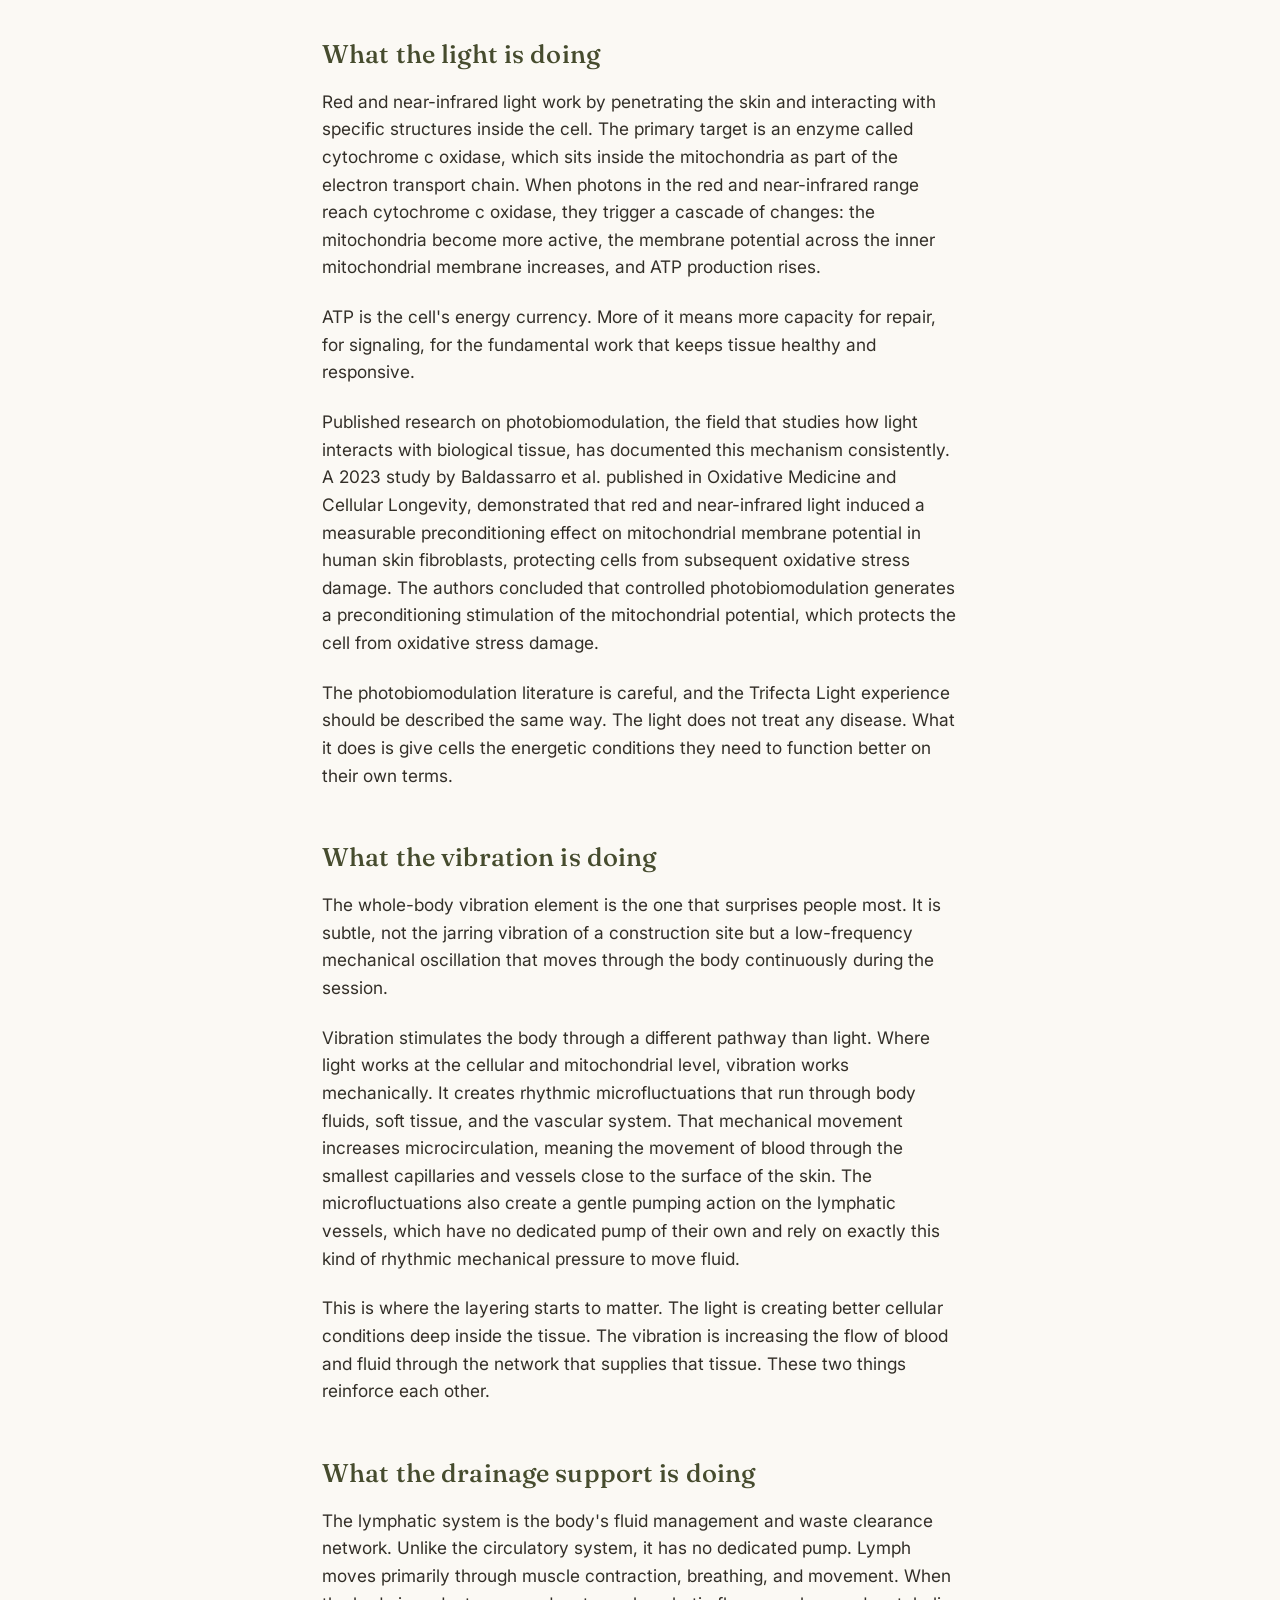
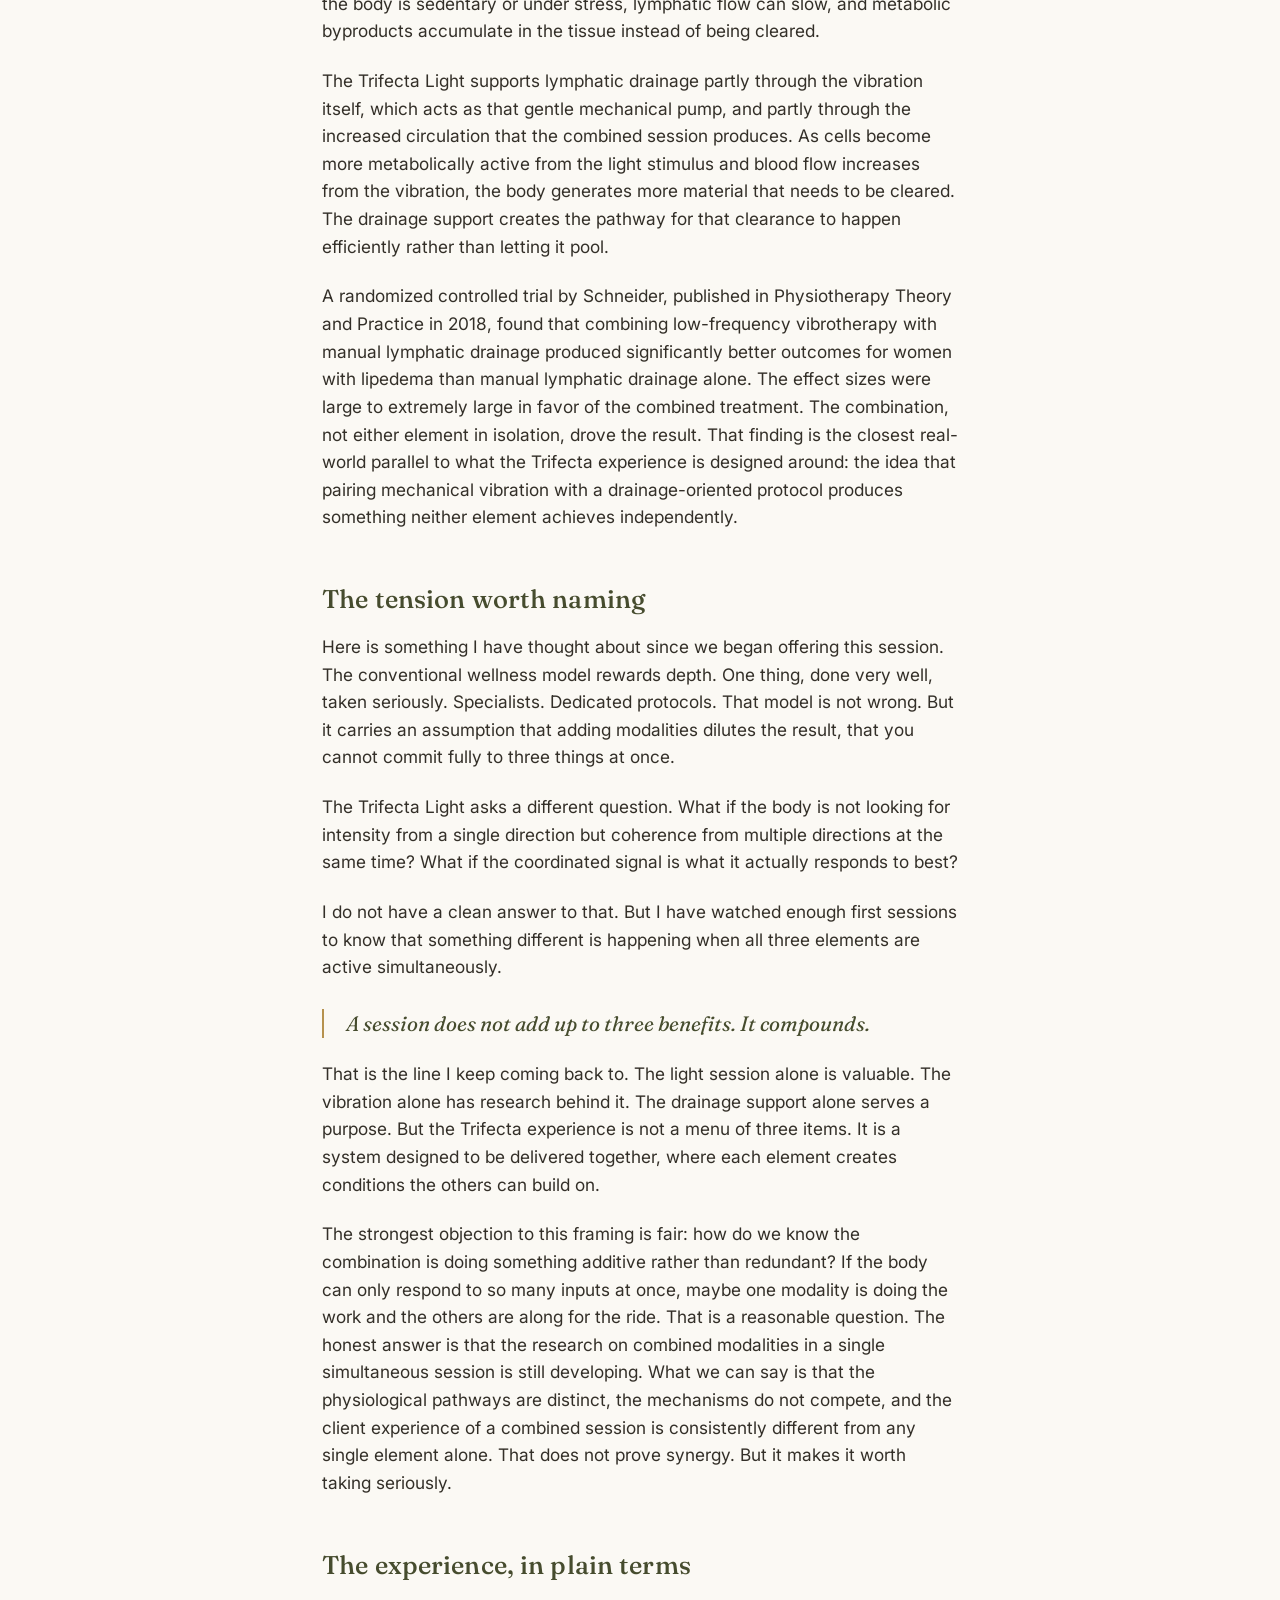
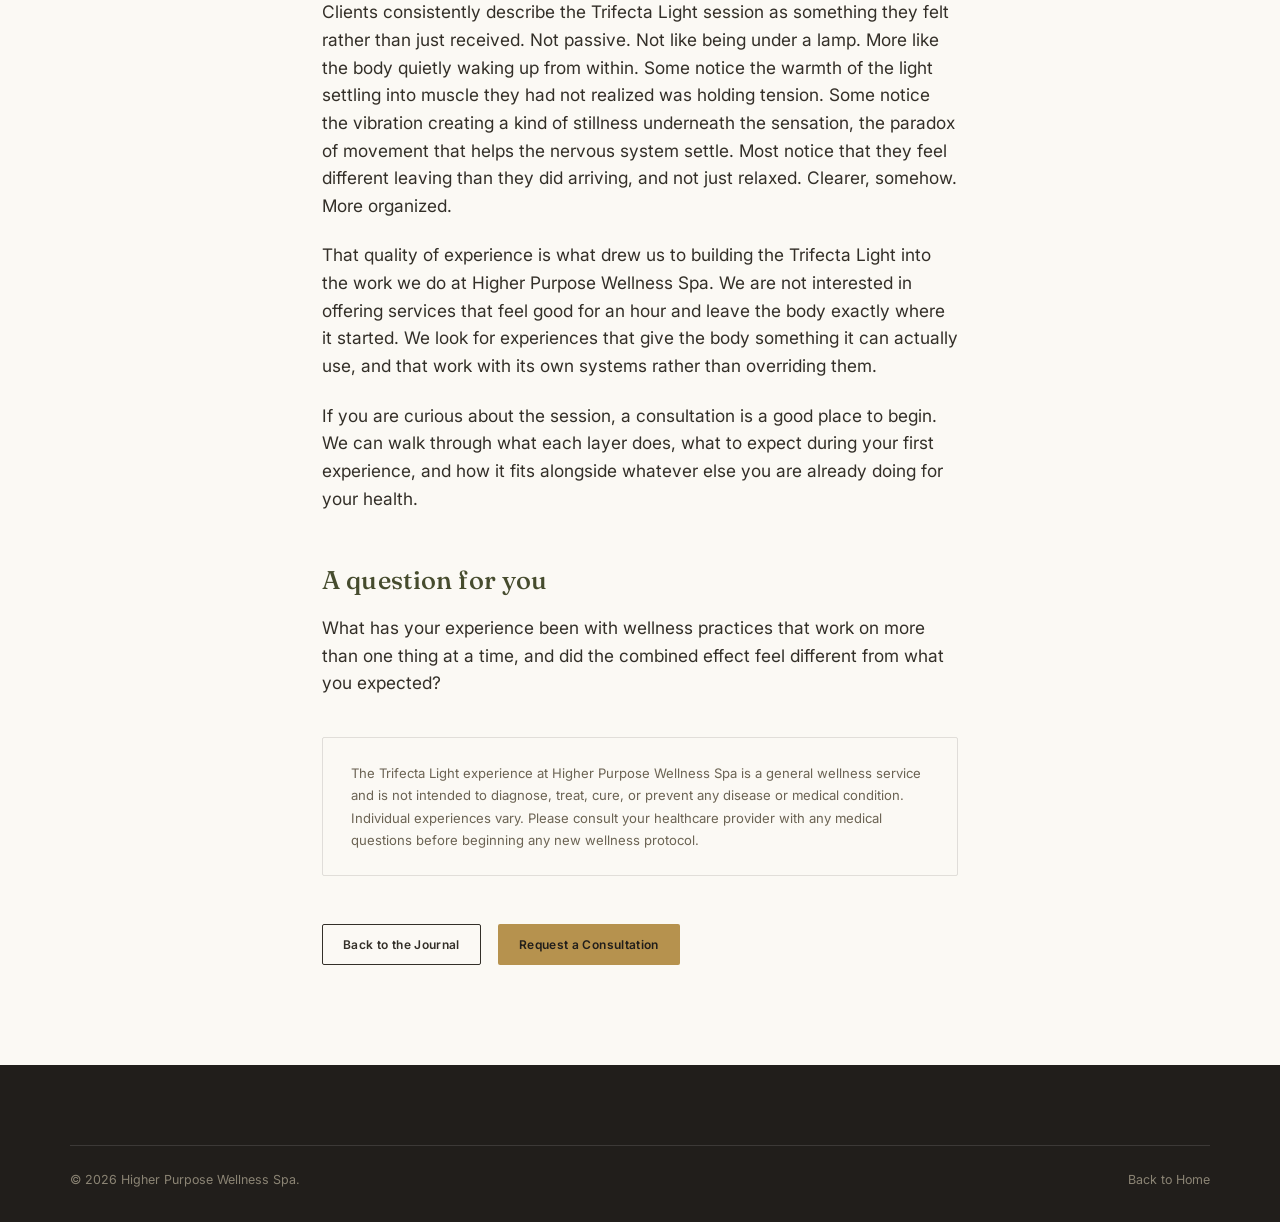
<file: spa-article-trifecta-light.html>
<!DOCTYPE html>
<html lang="en">
<head>
<meta charset="UTF-8">
<meta name="viewport" content="width=device-width, initial-scale=1.0">
<title>Three Things at Once: What the Trifecta Light Is Actually Doing to Your Body — Higher Purpose Wellness Journal</title>
<link rel="icon" href="spa-logo.png">
<link rel="stylesheet" href="spa-style.css?v=3">
</head>
<body>

<nav class="nav">
  <div class="container">
    <a href="index.html" class="nav-logo"><img src="spa-logo.png" alt="Higher Purpose logo" class="nav-logo-mark" onerror="this.remove()">Higher <span>Purpose</span></a>
    <ul class="nav-links">
      <li><a href="index.html#philosophy">Our Philosophy</a></li>
      <li><a href="index.html#experiences">Experiences</a></li>
      <li><a href="index.html#journeys">Signature Journeys</a></li>
      <li><a href="index.html#memberships">Memberships</a></li>
      <li><a href="index.html#about">About Dr. Ron</a></li>
      <li><a href="spa-journal.html">Wellness Journal</a></li>
      <li><a href="index.html#contact">Contact</a></li>
    </ul>
    <div class="nav-cta">
      <a href="index.html#contact" class="btn btn-outline btn-small">Consultation</a>
      <a href="index.html#book" class="btn btn-primary btn-small">Book Now</a>
    </div>
    <button class="nav-toggle" aria-label="Menu"><span></span><span></span><span></span></button>
  </div>
</nav>

<div class="article-banner">
  <img src="spa-img-hero.jpeg" alt="Higher Purpose Wellness Spa" onerror="this.parentElement.remove()">
  <div class="article-banner-logo"><img src="spa-logo-black.jpeg" alt="Higher Purpose logo" onerror="this.parentElement.parentElement.remove()"></div>
</div>

<header class="article-hero">
  <div class="container">
    <span class="eyebrow">Inside the Experience</span>
    <h1>Three Things at Once: What the Trifecta Light Is Actually Doing to Your Body</h1>
    <div class="article-meta">
      <span>Higher Purpose Wellness Spa</span>
      <span>Wellness Journal</span>
      <span>6 min read</span>
    </div>
  </div>
</header>

<article class="article-body">
  <p>Most people who lie down for their first Trifecta Light session think they are about to be bathed in red light. That is it. Lie still, absorb some photons, feel nice after. What surprises nearly every first-timer is the moment they realize something else is happening. And then something else after that. And that none of it quite feels like what they expected a light session to feel like.</p>

  <p>That surprise is worth investigating, because it points to something real about how this particular experience is designed.</p>

  <h2>This is not a single modality</h2>
  <p>The Trifecta Light combines three distinct physical inputs: red and near-infrared light, whole-body vibration, and lymphatic drainage support. Each one produces its own effects when used alone. Clinicians and researchers have studied each one independently for years. What makes the Trifecta experience different is not that it delivers all three. It is that the body receives all three simultaneously and responds to them as a coordinated system.</p>

  <p>That distinction matters more than it might sound.</p>

  <p>When the body encounters a single input, a massage or a heat pack or a standalone light panel, it adapts to that input in isolation. The physiological response is relatively contained. When you stack inputs that all work through different but complementary mechanisms, the body does not add the responses together. It integrates them. The whole becomes something the parts could not produce separately.</p>

  <h2>What the light is doing</h2>
  <p>Red and near-infrared light work by penetrating the skin and interacting with specific structures inside the cell. The primary target is an enzyme called cytochrome c oxidase, which sits inside the mitochondria as part of the electron transport chain. When photons in the red and near-infrared range reach cytochrome c oxidase, they trigger a cascade of changes: the mitochondria become more active, the membrane potential across the inner mitochondrial membrane increases, and ATP production rises.</p>

  <p>ATP is the cell's energy currency. More of it means more capacity for repair, for signaling, for the fundamental work that keeps tissue healthy and responsive.</p>

  <p>Published research on photobiomodulation, the field that studies how light interacts with biological tissue, has documented this mechanism consistently. A 2023 study by Baldassarro et al. published in Oxidative Medicine and Cellular Longevity, demonstrated that red and near-infrared light induced a measurable preconditioning effect on mitochondrial membrane potential in human skin fibroblasts, protecting cells from subsequent oxidative stress damage. The authors concluded that controlled photobiomodulation generates a preconditioning stimulation of the mitochondrial potential, which protects the cell from oxidative stress damage.</p>

  <p>The photobiomodulation literature is careful, and the Trifecta Light experience should be described the same way. The light does not treat any disease. What it does is give cells the energetic conditions they need to function better on their own terms.</p>

  <h2>What the vibration is doing</h2>
  <p>The whole-body vibration element is the one that surprises people most. It is subtle, not the jarring vibration of a construction site but a low-frequency mechanical oscillation that moves through the body continuously during the session.</p>

  <p>Vibration stimulates the body through a different pathway than light. Where light works at the cellular and mitochondrial level, vibration works mechanically. It creates rhythmic microfluctuations that run through body fluids, soft tissue, and the vascular system. That mechanical movement increases microcirculation, meaning the movement of blood through the smallest capillaries and vessels close to the surface of the skin. The microfluctuations also create a gentle pumping action on the lymphatic vessels, which have no dedicated pump of their own and rely on exactly this kind of rhythmic mechanical pressure to move fluid.</p>

  <p>This is where the layering starts to matter. The light is creating better cellular conditions deep inside the tissue. The vibration is increasing the flow of blood and fluid through the network that supplies that tissue. These two things reinforce each other.</p>

  <h2>What the drainage support is doing</h2>
  <p>The lymphatic system is the body's fluid management and waste clearance network. Unlike the circulatory system, it has no dedicated pump. Lymph moves primarily through muscle contraction, breathing, and movement. When the body is sedentary or under stress, lymphatic flow can slow, and metabolic byproducts accumulate in the tissue instead of being cleared.</p>

  <p>The Trifecta Light supports lymphatic drainage partly through the vibration itself, which acts as that gentle mechanical pump, and partly through the increased circulation that the combined session produces. As cells become more metabolically active from the light stimulus and blood flow increases from the vibration, the body generates more material that needs to be cleared. The drainage support creates the pathway for that clearance to happen efficiently rather than letting it pool.</p>

  <p>A randomized controlled trial by Schneider, published in Physiotherapy Theory and Practice in 2018, found that combining low-frequency vibrotherapy with manual lymphatic drainage produced significantly better outcomes for women with lipedema than manual lymphatic drainage alone. The effect sizes were large to extremely large in favor of the combined treatment. The combination, not either element in isolation, drove the result. That finding is the closest real-world parallel to what the Trifecta experience is designed around: the idea that pairing mechanical vibration with a drainage-oriented protocol produces something neither element achieves independently.</p>

  <h2>The tension worth naming</h2>
  <p>Here is something I have thought about since we began offering this session. The conventional wellness model rewards depth. One thing, done very well, taken seriously. Specialists. Dedicated protocols. That model is not wrong. But it carries an assumption that adding modalities dilutes the result, that you cannot commit fully to three things at once.</p>

  <p>The Trifecta Light asks a different question. What if the body is not looking for intensity from a single direction but coherence from multiple directions at the same time? What if the coordinated signal is what it actually responds to best?</p>

  <p>I do not have a clean answer to that. But I have watched enough first sessions to know that something different is happening when all three elements are active simultaneously.</p>

  <p class="pull-line">A session does not add up to three benefits. It compounds.</p>

  <p>That is the line I keep coming back to. The light session alone is valuable. The vibration alone has research behind it. The drainage support alone serves a purpose. But the Trifecta experience is not a menu of three items. It is a system designed to be delivered together, where each element creates conditions the others can build on.</p>

  <p>The strongest objection to this framing is fair: how do we know the combination is doing something additive rather than redundant? If the body can only respond to so many inputs at once, maybe one modality is doing the work and the others are along for the ride. That is a reasonable question. The honest answer is that the research on combined modalities in a single simultaneous session is still developing. What we can say is that the physiological pathways are distinct, the mechanisms do not compete, and the client experience of a combined session is consistently different from any single element alone. That does not prove synergy. But it makes it worth taking seriously.</p>

  <h2>The experience, in plain terms</h2>
  <p>Clients consistently describe the Trifecta Light session as something they felt rather than just received. Not passive. Not like being under a lamp. More like the body quietly waking up from within. Some notice the warmth of the light settling into muscle they had not realized was holding tension. Some notice the vibration creating a kind of stillness underneath the sensation, the paradox of movement that helps the nervous system settle. Most notice that they feel different leaving than they did arriving, and not just relaxed. Clearer, somehow. More organized.</p>

  <p>That quality of experience is what drew us to building the Trifecta Light into the work we do at Higher Purpose Wellness Spa. We are not interested in offering services that feel good for an hour and leave the body exactly where it started. We look for experiences that give the body something it can actually use, and that work with its own systems rather than overriding them.</p>

  <p>If you are curious about the session, a consultation is a good place to begin. We can walk through what each layer does, what to expect during your first experience, and how it fits alongside whatever else you are already doing for your health.</p>

  <h2>A question for you</h2>
  <p>What has your experience been with wellness practices that work on more than one thing at a time, and did the combined effect feel different from what you expected?</p>

  <div class="disclaimer-box" style="background:transparent;border-color:rgba(33,30,27,.12);color:#6b6353;">
    The Trifecta Light experience at Higher Purpose Wellness Spa is a general wellness service and is not intended to diagnose, treat, cure, or prevent any disease or medical condition. Individual experiences vary. Please consult your healthcare provider with any medical questions before beginning any new wellness protocol.
  </div>

  <div style="margin-top:48px;">
    <a href="spa-journal.html" class="btn btn-outline btn-small">Back to the Journal</a>
    <a href="index.html#contact" class="btn btn-primary btn-small" style="margin-left:12px;">Request a Consultation</a>
  </div>
</article>

<footer class="footer">
  <div class="container">
    <div class="footer-bottom">
      <span>© 2026 Higher Purpose Wellness Spa.</span>
      <a href="index.html">Back to Home</a>
    </div>
  </div>
</footer>

<script src="spa-script.js?v=3"></script>
</body>
</html>
</file>
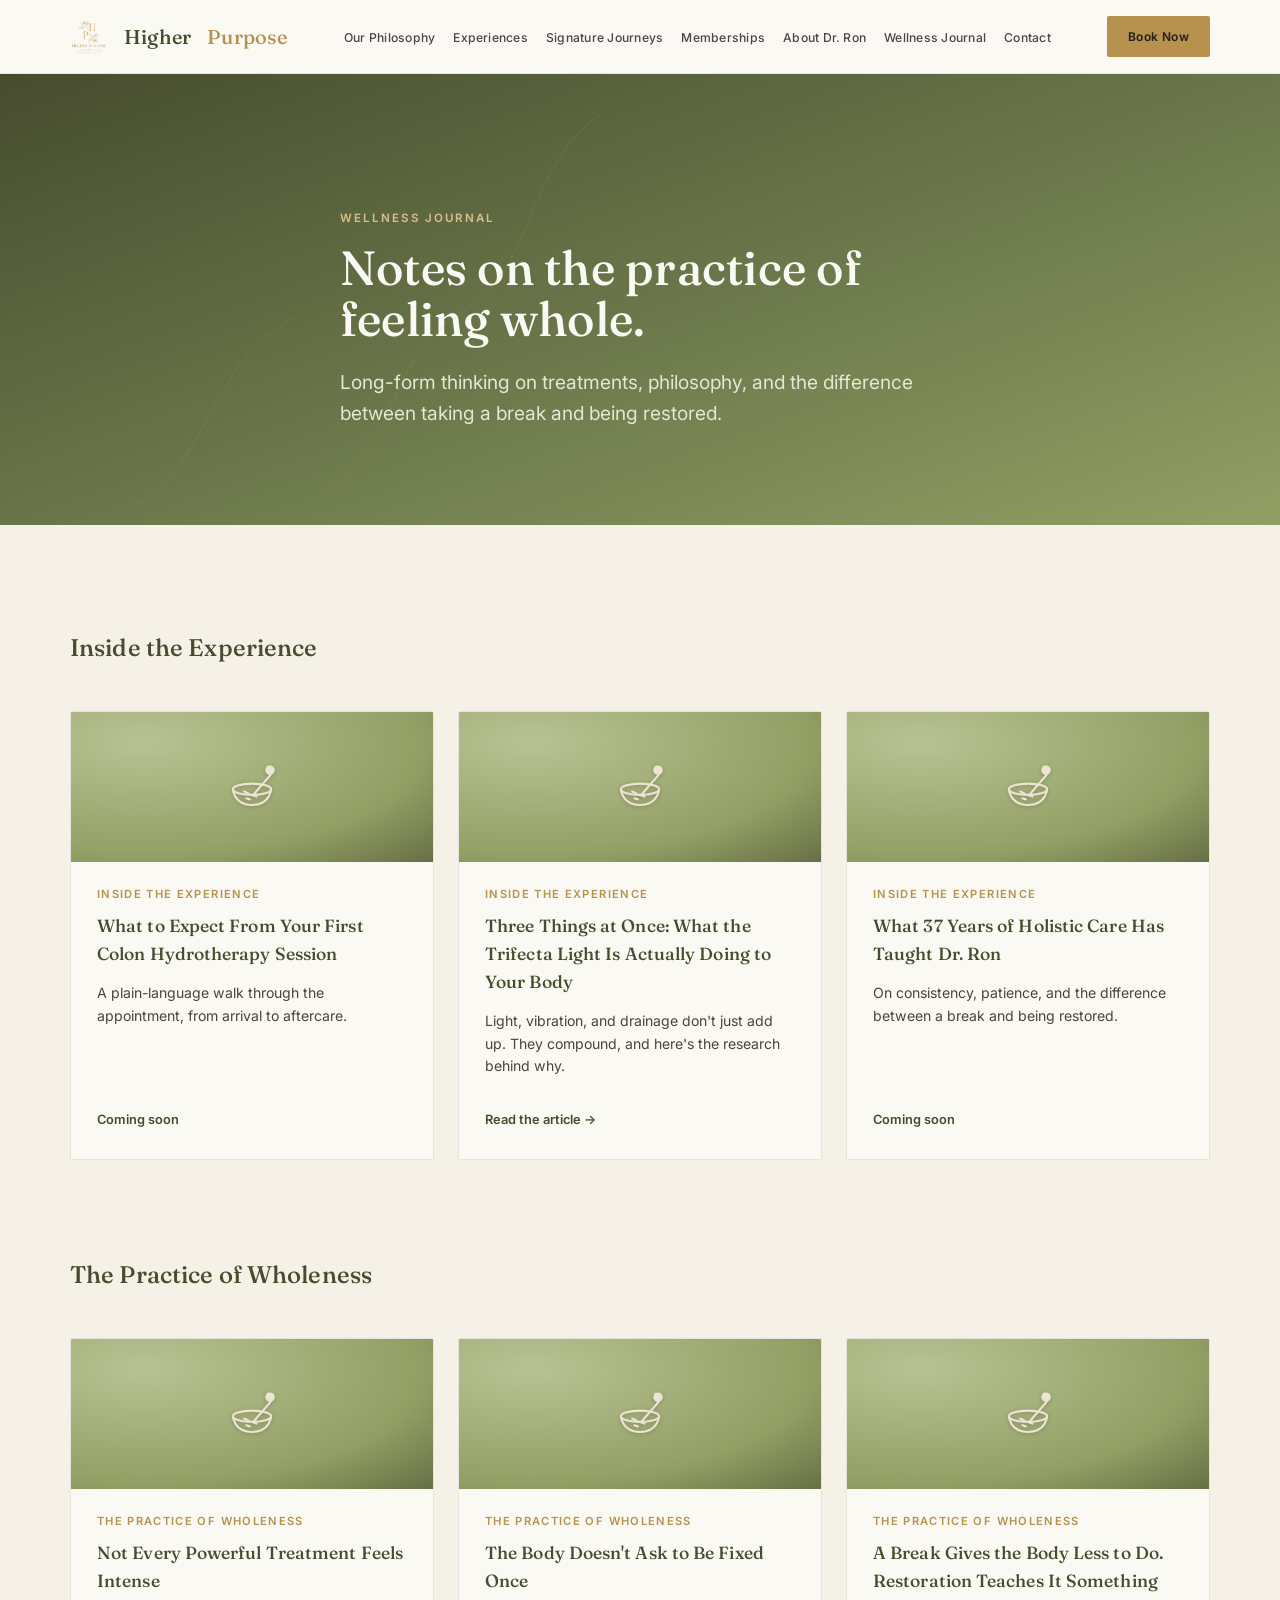
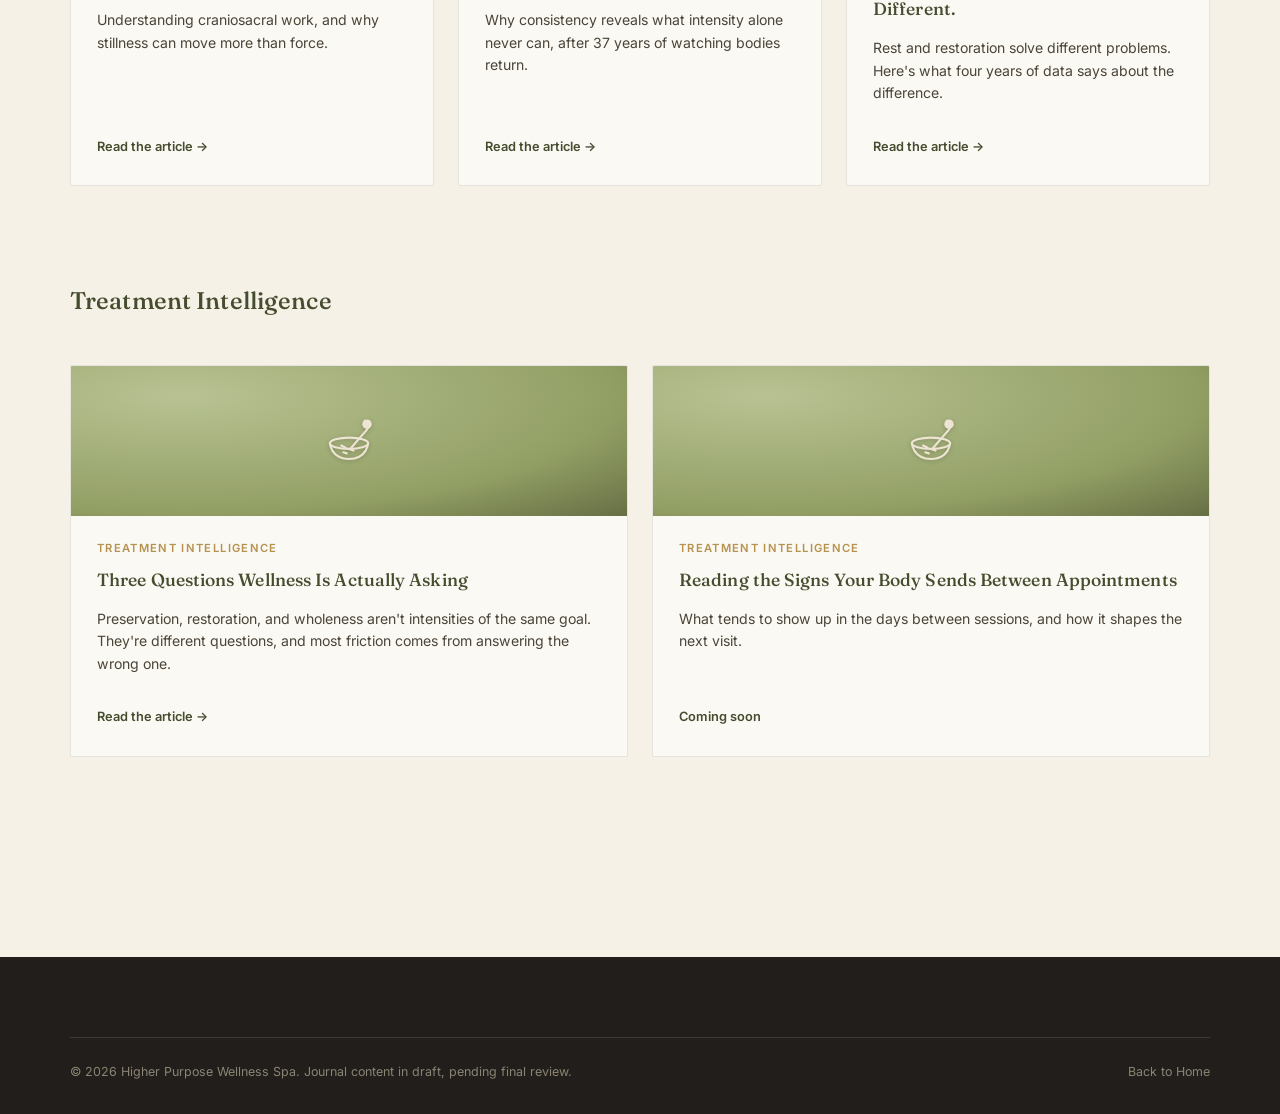
<file: spa-journal.html>
<!DOCTYPE html>
<html lang="en">
<head>
<meta charset="UTF-8">
<meta name="viewport" content="width=device-width, initial-scale=1.0">
<title>Wellness Journal — Higher Purpose Wellness Spa</title>
<link rel="icon" href="spa-logo.png">
<link rel="stylesheet" href="spa-style.css?v=4">
</head>
<body>

<nav class="nav">
  <div class="container">
    <a href="index.html" class="nav-logo"><img src="spa-logo.png" alt="Higher Purpose logo" class="nav-logo-mark" onerror="this.remove()">Higher <span>Purpose</span></a>
    <ul class="nav-links">
      <li><a href="index.html#philosophy">Our Philosophy</a></li>
      <li><a href="index.html#experiences">Experiences</a></li>
      <li><a href="index.html#journeys">Signature Journeys</a></li>
      <li><a href="index.html#memberships">Memberships</a></li>
      <li><a href="index.html#about">About Dr. Ron</a></li>
      <li><a href="spa-journal.html">Wellness Journal</a></li>
      <li><a href="index.html#contact">Contact</a></li>
    </ul>
    <div class="nav-cta">
      <a href="index.html#contact" class="btn btn-outline btn-small">Consultation</a>
      <a href="index.html#book" class="btn btn-primary btn-small">Book Now</a>
    </div>
    <button class="nav-toggle" aria-label="Menu"><span></span><span></span><span></span></button>
  </div>
</nav>

<header class="hero" style="padding:130px 0 80px;">
  <div class="container hero-inner">
    <span class="eyebrow" style="color:var(--gold-soft)">Wellness Journal</span>
    <h1 style="font-size:clamp(2.1rem,4vw,3rem);">Notes on the practice of feeling whole.</h1>
    <p class="lede">Long-form thinking on treatments, philosophy, and the difference between taking a break and being restored.</p>
  </div>
</header>

<section class="section section--ivory">
  <div class="container">

    <div class="cat-block">
      <div class="cat-head"><div><h2>Inside the Experience</h2></div></div>
      <div class="card-grid">

        <div class="journal-card">
          <div class="journal-thumb"><svg viewBox="0 0 64 64" fill="none" xmlns="http://www.w3.org/2000/svg">
              <g stroke="#EDE4D3" stroke-width="1.9" stroke-linecap="round" stroke-linejoin="round">
                <path d="M15 34 C15 34 16 48 32 48 C48 48 49 34 49 34"/>
                <ellipse cx="32" cy="34" rx="17" ry="5"/>
                <path d="M46 14 C50 18 50 20 47 23 L34 38"/>
                <ellipse cx="48" cy="17" rx="4.2" ry="4.2" fill="#EDE4D3" stroke="none"/>
                <path d="M25 36 l4 2"/>
                <path d="M32 39 l4 1.5"/>
                <path d="M27 42 l3 1"/>
              </g>
            </svg></div>
          <div class="journal-body">
            <span class="journal-cat">Inside the Experience</span>
            <h4>What to Expect From Your First Colon Hydrotherapy Session</h4>
            <p>A plain-language walk through the appointment, from arrival to aftercare.</p>
            <span class="journal-read">Coming soon</span>
          </div>
        </div>

        <a href="spa-article-trifecta-light.html" class="journal-card">
          <div class="journal-thumb"><svg viewBox="0 0 64 64" fill="none" xmlns="http://www.w3.org/2000/svg">
              <g stroke="#EDE4D3" stroke-width="1.9" stroke-linecap="round" stroke-linejoin="round">
                <path d="M15 34 C15 34 16 48 32 48 C48 48 49 34 49 34"/>
                <ellipse cx="32" cy="34" rx="17" ry="5"/>
                <path d="M46 14 C50 18 50 20 47 23 L34 38"/>
                <ellipse cx="48" cy="17" rx="4.2" ry="4.2" fill="#EDE4D3" stroke="none"/>
                <path d="M25 36 l4 2"/>
                <path d="M32 39 l4 1.5"/>
                <path d="M27 42 l3 1"/>
              </g>
            </svg></div>
          <div class="journal-body">
            <span class="journal-cat">Inside the Experience</span>
            <h4>Three Things at Once: What the Trifecta Light Is Actually Doing to Your Body</h4>
            <p>Light, vibration, and drainage don't just add up. They compound, and here's the research behind why.</p>
            <span class="journal-read">Read the article →</span>
          </div>
        </a>

        <div class="journal-card">
          <div class="journal-thumb"><svg viewBox="0 0 64 64" fill="none" xmlns="http://www.w3.org/2000/svg">
              <g stroke="#EDE4D3" stroke-width="1.9" stroke-linecap="round" stroke-linejoin="round">
                <path d="M15 34 C15 34 16 48 32 48 C48 48 49 34 49 34"/>
                <ellipse cx="32" cy="34" rx="17" ry="5"/>
                <path d="M46 14 C50 18 50 20 47 23 L34 38"/>
                <ellipse cx="48" cy="17" rx="4.2" ry="4.2" fill="#EDE4D3" stroke="none"/>
                <path d="M25 36 l4 2"/>
                <path d="M32 39 l4 1.5"/>
                <path d="M27 42 l3 1"/>
              </g>
            </svg></div>
          <div class="journal-body">
            <span class="journal-cat">Inside the Experience</span>
            <h4>What 37 Years of Holistic Care Has Taught Dr. Ron</h4>
            <p>On consistency, patience, and the difference between a break and being restored.</p>
            <span class="journal-read">Coming soon</span>
          </div>
        </div>

      </div>
    </div>

    <div class="cat-block">
      <div class="cat-head"><div><h2>The Practice of Wholeness</h2></div></div>
      <div class="card-grid">

        <a href="spa-article-craniosacral.html" class="journal-card">
          <div class="journal-thumb"><svg viewBox="0 0 64 64" fill="none" xmlns="http://www.w3.org/2000/svg">
              <g stroke="#EDE4D3" stroke-width="1.9" stroke-linecap="round" stroke-linejoin="round">
                <path d="M15 34 C15 34 16 48 32 48 C48 48 49 34 49 34"/>
                <ellipse cx="32" cy="34" rx="17" ry="5"/>
                <path d="M46 14 C50 18 50 20 47 23 L34 38"/>
                <ellipse cx="48" cy="17" rx="4.2" ry="4.2" fill="#EDE4D3" stroke="none"/>
                <path d="M25 36 l4 2"/>
                <path d="M32 39 l4 1.5"/>
                <path d="M27 42 l3 1"/>
              </g>
            </svg></div>
          <div class="journal-body">
            <span class="journal-cat">The Practice of Wholeness</span>
            <h4>Not Every Powerful Treatment Feels Intense</h4>
            <p>Understanding craniosacral work, and why stillness can move more than force.</p>
            <span class="journal-read">Read the article →</span>
          </div>
        </a>

        <a href="spa-article-consistency.html" class="journal-card">
          <div class="journal-thumb"><svg viewBox="0 0 64 64" fill="none" xmlns="http://www.w3.org/2000/svg">
              <g stroke="#EDE4D3" stroke-width="1.9" stroke-linecap="round" stroke-linejoin="round">
                <path d="M15 34 C15 34 16 48 32 48 C48 48 49 34 49 34"/>
                <ellipse cx="32" cy="34" rx="17" ry="5"/>
                <path d="M46 14 C50 18 50 20 47 23 L34 38"/>
                <ellipse cx="48" cy="17" rx="4.2" ry="4.2" fill="#EDE4D3" stroke="none"/>
                <path d="M25 36 l4 2"/>
                <path d="M32 39 l4 1.5"/>
                <path d="M27 42 l3 1"/>
              </g>
            </svg></div>
          <div class="journal-body">
            <span class="journal-cat">The Practice of Wholeness</span>
            <h4>The Body Doesn't Ask to Be Fixed Once</h4>
            <p>Why consistency reveals what intensity alone never can, after 37 years of watching bodies return.</p>
            <span class="journal-read">Read the article →</span>
          </div>
        </a>

        <a href="spa-article-restoration.html" class="journal-card">
          <div class="journal-thumb"><svg viewBox="0 0 64 64" fill="none" xmlns="http://www.w3.org/2000/svg">
              <g stroke="#EDE4D3" stroke-width="1.9" stroke-linecap="round" stroke-linejoin="round">
                <path d="M15 34 C15 34 16 48 32 48 C48 48 49 34 49 34"/>
                <ellipse cx="32" cy="34" rx="17" ry="5"/>
                <path d="M46 14 C50 18 50 20 47 23 L34 38"/>
                <ellipse cx="48" cy="17" rx="4.2" ry="4.2" fill="#EDE4D3" stroke="none"/>
                <path d="M25 36 l4 2"/>
                <path d="M32 39 l4 1.5"/>
                <path d="M27 42 l3 1"/>
              </g>
            </svg></div>
          <div class="journal-body">
            <span class="journal-cat">The Practice of Wholeness</span>
            <h4>A Break Gives the Body Less to Do. Restoration Teaches It Something Different.</h4>
            <p>Rest and restoration solve different problems. Here's what four years of data says about the difference.</p>
            <span class="journal-read">Read the article →</span>
          </div>
        </a>

      </div>
    </div>

    <div class="cat-block">
      <div class="cat-head"><div><h2>Treatment Intelligence</h2></div></div>
      <div class="card-grid two">

        <a href="spa-article-three-questions.html" class="journal-card">
          <div class="journal-thumb"><svg viewBox="0 0 64 64" fill="none" xmlns="http://www.w3.org/2000/svg">
              <g stroke="#EDE4D3" stroke-width="1.9" stroke-linecap="round" stroke-linejoin="round">
                <path d="M15 34 C15 34 16 48 32 48 C48 48 49 34 49 34"/>
                <ellipse cx="32" cy="34" rx="17" ry="5"/>
                <path d="M46 14 C50 18 50 20 47 23 L34 38"/>
                <ellipse cx="48" cy="17" rx="4.2" ry="4.2" fill="#EDE4D3" stroke="none"/>
                <path d="M25 36 l4 2"/>
                <path d="M32 39 l4 1.5"/>
                <path d="M27 42 l3 1"/>
              </g>
            </svg></div>
          <div class="journal-body">
            <span class="journal-cat">Treatment Intelligence</span>
            <h4>Three Questions Wellness Is Actually Asking</h4>
            <p>Preservation, restoration, and wholeness aren't intensities of the same goal. They're different questions, and most friction comes from answering the wrong one.</p>
            <span class="journal-read">Read the article →</span>
          </div>
        </a>

        <div class="journal-card">
          <div class="journal-thumb"><svg viewBox="0 0 64 64" fill="none" xmlns="http://www.w3.org/2000/svg">
              <g stroke="#EDE4D3" stroke-width="1.9" stroke-linecap="round" stroke-linejoin="round">
                <path d="M15 34 C15 34 16 48 32 48 C48 48 49 34 49 34"/>
                <ellipse cx="32" cy="34" rx="17" ry="5"/>
                <path d="M46 14 C50 18 50 20 47 23 L34 38"/>
                <ellipse cx="48" cy="17" rx="4.2" ry="4.2" fill="#EDE4D3" stroke="none"/>
                <path d="M25 36 l4 2"/>
                <path d="M32 39 l4 1.5"/>
                <path d="M27 42 l3 1"/>
              </g>
            </svg></div>
          <div class="journal-body">
            <span class="journal-cat">Treatment Intelligence</span>
            <h4>Reading the Signs Your Body Sends Between Appointments</h4>
            <p>What tends to show up in the days between sessions, and how it shapes the next visit.</p>
            <span class="journal-read">Coming soon</span>
          </div>
        </div>

      </div>
    </div>

  </div>
</section>

<footer class="footer">
  <div class="container">
    <div class="footer-bottom">
      <span>© 2026 Higher Purpose Wellness Spa. Journal content in draft, pending final review.</span>
      <a href="index.html">Back to Home</a>
    </div>
  </div>
</footer>

<script src="spa-script.js?v=4"></script>
</body>
</html>
</file>
<file: spa-style.css>
/* ===========================================================
   HIGHER PURPOSE — Design Tokens
   Ivory / Pearl / Moss / Sage / Champagne / Soft Black / Stone / Walnut
   =========================================================== */

@import url('https://fonts.googleapis.com/css2?family=Fraunces:ital,opsz,wght@0,9..144,300;0,9..144,400;0,9..144,500;0,9..144,600;1,9..144,400&family=Inter:wght@300;400;500;600&display=swap');

:root{
  --ivory:#F6F1E7;
  --pearl:#FBF9F4;
  --moss:#929F64;
  --moss-deep:#464C2E;
  --sage:#B8C293;
  --sage-light:#E4E8D4;
  --gold:#B6924E;
  --gold-soft:#D8C08C;
  --black:#211E1B;
  --stone:#DCD3C1;
  --walnut:#6E4B34;

  --serif: 'Fraunces', Georgia, serif;
  --sans: 'Inter', -apple-system, BlinkMacSystemFont, 'Segoe UI', sans-serif;

  --maxw: 1180px;
  --radius: 2px;
}

*{box-sizing:border-box;}
html{scroll-behavior:smooth;}
body{
  margin:0;
  font-family:var(--sans);
  color:var(--black);
  background:var(--pearl);
  line-height:1.6;
  -webkit-font-smoothing:antialiased;
}
img{max-width:100%;display:block;}
a{color:inherit;text-decoration:none;}
h1,h2,h3,h4{
  font-family:var(--serif);
  font-weight:500;
  margin:0 0 .5em;
  letter-spacing:.005em;
  color:var(--moss-deep);
}
p{margin:0 0 1em;}
.container{max-width:var(--maxw);margin:0 auto;padding:0 32px;}
.eyebrow{
  font-family:var(--sans);
  text-transform:uppercase;
  letter-spacing:.18em;
  font-size:.72rem;
  font-weight:600;
  color:var(--gold);
  display:inline-block;
  margin-bottom:14px;
}
.section{padding:104px 0;}
.section--tight{padding:72px 0;}
.section--moss{background:var(--moss-deep);color:var(--ivory);}
.section--moss h1,.section--moss h2,.section--moss h3,.section--moss h4{color:var(--pearl);}
.section--stone{background:var(--stone);}
.section--ivory{background:var(--ivory);}
.section--black{background:var(--black);color:var(--pearl);}
.section--black h1,.section--black h2,.section--black h3{color:var(--pearl);}

.lede{font-size:1.15rem;max-width:640px;color:#4b4438;}
.section--moss .lede,.section--black .lede{color:var(--sage-light);}

/* Buttons */
.btn{
  display:inline-flex;align-items:center;gap:10px;
  padding:15px 30px;
  font-family:var(--sans);font-weight:600;font-size:.86rem;
  letter-spacing:.03em;
  border-radius:var(--radius);
  border:1px solid transparent;
  cursor:pointer;
  transition:all .25s ease;
}
.btn-primary{background:var(--gold);color:var(--black);}
.btn-primary:hover{background:var(--gold-soft);}
.btn-outline{border-color:currentColor;background:transparent;}
.btn-outline:hover{background:rgba(255,255,255,.08);}
.section--ivory .btn-outline,.section--stone .btn-outline{color:var(--moss-deep);}
.section--ivory .btn-outline:hover,.section--stone .btn-outline:hover{background:rgba(58,69,48,.08);}
.btn-small{padding:10px 20px;font-size:.75rem;}

/* Nav */
.nav{
  position:sticky;top:0;z-index:100;
  background:rgba(251,249,244,.92);
  backdrop-filter:blur(10px);
  border-bottom:1px solid rgba(33,30,27,.08);
}
.nav .container{
  display:flex;align-items:center;justify-content:space-between;
  padding-top:16px;padding-bottom:16px;
  gap:20px;
}
.nav-logo{font-family:var(--serif);font-size:1.25rem;font-weight:500;color:var(--moss-deep);letter-spacing:.01em;display:flex;align-items:center;gap:16px;}
.nav-logo span{color:var(--gold);}
.nav-logo-mark{height:38px;width:auto;flex-shrink:0;}
.footer-logo{width:120px;margin-bottom:18px;}
.footer-logo img{width:100%;height:auto;}
.nav-links{display:flex;gap:30px;align-items:center;list-style:none;margin:0;padding:0;flex-shrink:0;}
.nav-links a{font-size:.82rem;font-weight:500;letter-spacing:.02em;color:var(--black);opacity:.82;white-space:nowrap;}
.nav-links a:hover{opacity:1;color:var(--gold);}
.nav-cta{display:flex;gap:14px;align-items:center;flex-shrink:0;}
.nav-cta .btn-outline{padding:9px 16px;font-size:.72rem;}
.nav-cta .btn{white-space:nowrap;}
.nav-toggle{display:none;background:none;border:none;cursor:pointer;padding:6px;}
.nav-toggle span{display:block;width:22px;height:2px;background:var(--black);margin:5px 0;}

/* Hero */
.hero{
  position:relative;
  background:linear-gradient(160deg,#464C2E 0%,#6D7A4C 55%,#929F64 100%);
  color:var(--pearl);
  padding:150px 0 120px;
  overflow:hidden;
}
.hero::before{
  content:'';
  position:absolute;inset:0;
  background-image:url("data:image/svg+xml,%3Csvg xmlns='http://www.w3.org/2000/svg' width='800' height='800'%3E%3Cg fill='none' stroke='%23B6924E' stroke-opacity='0.14' stroke-width='1.4'%3E%3Cpath d='M50 700 C 150 650, 120 550, 220 500 C 320 450, 300 350, 400 300'/%3E%3Cpath d='M700 100 C 620 160, 640 250, 560 300 C 480 350, 500 440, 420 480'/%3E%3C/g%3E%3C/svg%3E");
  background-repeat:no-repeat;background-position:-100px -60px,right -120px top -80px;
  opacity:.9;pointer-events:none;
}
.hero-grid{position:relative;display:grid;grid-template-columns:1.05fr .95fr;gap:56px;align-items:center;}
.hero-inner{max-width:640px;}
.hero-photo{
  border-radius:var(--radius);overflow:hidden;
  aspect-ratio:4/5;
  background:linear-gradient(160deg,#929F64,#464C2E);
  box-shadow:0 30px 60px rgba(0,0,0,.35);
}
.hero-photo img{width:100%;height:100%;object-fit:cover;display:block;}
.hero-logo-badge{
  width:150px;height:150px;
  border-radius:4px;overflow:hidden;
  border:1px solid var(--gold-soft);
  margin-bottom:34px;
  box-shadow:0 18px 40px rgba(0,0,0,.28);
}
.hero-logo-badge img{width:100%;height:100%;object-fit:cover;display:block;}
.hero h1{font-size:clamp(2.4rem,5vw,3.6rem);line-height:1.08;color:var(--pearl);margin-bottom:22px;}
.hero .lede{font-size:1.2rem;color:var(--sage-light);margin-bottom:16px;}
.hero .support{color:#D9DCCF;max-width:560px;margin-bottom:38px;font-size:1rem;}
.hero-actions{display:flex;gap:16px;flex-wrap:wrap;}

/* Botanical divider (signature element) */
.divider{
  display:flex;align-items:center;justify-content:center;
  padding:8px 0 0;
}
.divider svg{width:120px;height:auto;opacity:.65;}

/* Story split */
.split{display:grid;grid-template-columns:1fr 1fr;gap:72px;align-items:center;}
.split-media{
  background:var(--moss);
  border-radius:var(--radius);
  min-height:420px;
  display:flex;align-items:center;justify-content:center;
  position:relative;overflow:hidden;
}
.split-media svg{width:70%;opacity:.85;}
.split-media img{width:100%;height:100%;object-fit:cover;display:block;}
.pull-line{
  font-family:var(--serif);
  font-style:italic;
  font-size:1.4rem;
  color:var(--moss-deep);
  border-left:2px solid var(--gold);
  padding-left:22px;
  margin:28px 0;
  line-height:1.4;
}
.section--moss .pull-line{color:var(--pearl);}

/* Intentions */
.intentions{display:grid;grid-template-columns:repeat(3,1fr);gap:2px;background:rgba(255,255,255,.08);margin-top:56px;}
.intention-card{
  background:var(--moss-deep);
  padding:44px 38px;
}
.intention-card .num{font-family:var(--serif);font-style:italic;color:var(--gold);font-size:1rem;display:block;margin-bottom:18px;}
.intention-card h3{color:var(--pearl);font-size:1.4rem;}
.intention-card p{color:var(--sage-light);font-size:.95rem;}

/* Service categories */
.cat-block{margin-bottom:96px;}
.cat-head{display:flex;justify-content:space-between;align-items:flex-end;gap:24px;margin-bottom:36px;flex-wrap:wrap;}
.cat-head h2{margin-bottom:8px;}
.cat-note{font-size:.86rem;color:#6b6353;max-width:420px;}

.card-grid{display:grid;grid-template-columns:repeat(3,1fr);gap:24px;}
.card-grid.two{grid-template-columns:repeat(2,1fr);}
.service-card{
  background:var(--pearl);
  border:1px solid rgba(33,30,27,.1);
  padding:32px 28px;
  border-radius:var(--radius);
  display:flex;flex-direction:column;gap:14px;
  transition:transform .2s ease, box-shadow .2s ease;
}
.service-card:hover{transform:translateY(-4px);box-shadow:0 18px 40px rgba(58,69,48,.12);}
.service-card h4{font-size:1.2rem;margin-bottom:0;}
.service-card .intro{font-style:italic;color:var(--walnut);font-family:var(--serif);font-size:1.02rem;}
.service-card .meta{
  display:flex;gap:16px;flex-wrap:wrap;
  font-size:.74rem;letter-spacing:.03em;text-transform:uppercase;
  color:var(--gold);font-weight:600;margin-top:auto;
  padding-top:14px;border-top:1px solid rgba(33,30,27,.08);
}
.service-card .rowline{display:flex;justify-content:space-between;font-size:.86rem;color:#4b4438;}

/* Feature service (advanced cellular) */
.feature-card{
  background:var(--moss-deep);color:var(--pearl);
  border-radius:var(--radius);
  padding:56px;
  display:grid;grid-template-columns:1.1fr 1fr;gap:48px;align-items:center;
  margin-bottom:28px;
}
.feature-card .intro{font-family:var(--serif);font-style:italic;color:var(--gold-soft);font-size:1.15rem;margin-bottom:16px;}
.feature-card ul{margin:0 0 20px;padding-left:20px;color:var(--sage-light);font-size:.94rem;}
.feature-card li{margin-bottom:6px;}
.feature-visual{
  background:linear-gradient(135deg,#929F64,#464C2E);
  border-radius:var(--radius);
  min-height:280px;
  display:flex;align-items:center;justify-content:center;
  overflow:hidden;
}
.feature-visual svg{width:60%;opacity:.9;}
.feature-visual img{width:100%;height:100%;object-fit:cover;display:block;}

/* Journeys */
.journey-card{
  background:var(--pearl);border:1px solid rgba(33,30,27,.1);
  border-radius:var(--radius);
  display:flex;flex-direction:column;gap:12px;
  overflow:hidden;
}
.journey-card .journey-inner{padding:38px 34px 34px;display:flex;flex-direction:column;gap:12px;flex-grow:1;}
.journey-photo{height:220px;background:radial-gradient(140% 140% at 20% 20%, var(--sage) 0%, var(--moss) 55%, var(--moss-deep) 100%);}
.journey-photo img{width:100%;height:100%;object-fit:cover;display:block;}
.journey-card h3{font-size:1.5rem;}
.journey-card .price{
  margin-top:auto;padding-top:18px;border-top:1px solid rgba(33,30,27,.08);
  display:flex;justify-content:space-between;align-items:center;font-size:.86rem;color:var(--walnut);font-weight:600;
}
.journey-list{list-style:none;padding:0;margin:0 0 14px;font-size:.9rem;color:#4b4438;}
.journey-list li{padding-left:18px;position:relative;margin-bottom:8px;}
.journey-list li::before{content:'';position:absolute;left:0;top:9px;width:7px;height:1px;background:var(--gold);}

/* Memberships */
.member-grid{display:grid;grid-template-columns:repeat(3,1fr);gap:24px;}
.member-card{
  background:var(--pearl);
  color:var(--black);
  border-radius:var(--radius);
  padding:40px 32px;
  border:1px solid rgba(33,30,27,.1);
  display:flex;flex-direction:column;
}
.member-card.featured{
  background:var(--moss-deep);color:var(--pearl);border:1px solid var(--gold);
  transform:scale(1.03);
}
.member-card.featured h3,.member-card.featured .price-tag{color:var(--pearl);}
.member-card .price-tag{font-family:var(--serif);font-size:2.1rem;color:var(--moss-deep);margin:6px 0 4px;}
.member-card .price-tag sup{font-size:1rem;}
.member-card .tagline{font-style:italic;font-family:var(--serif);margin-bottom:20px;}
.member-card ul{list-style:none;padding:0;margin:0 0 24px;font-size:.88rem;flex-grow:1;}
.member-card.featured ul{color:var(--sage-light);}
.member-card ul li{padding-left:20px;position:relative;margin-bottom:10px;}
.member-card ul li::before{content:'—';position:absolute;left:0;color:var(--gold);}

/* Accordion */
.accordion{border-top:1px solid rgba(255,255,255,.15);}
.accordion-item{border-bottom:1px solid rgba(255,255,255,.15);}
.accordion-item button{
  width:100%;text-align:left;background:none;border:none;color:inherit;
  font-family:var(--sans);font-size:.98rem;font-weight:500;
  padding:20px 4px;cursor:pointer;display:flex;justify-content:space-between;align-items:center;
}
.accordion-item .plus{color:var(--gold);font-size:1.2rem;transition:transform .2s;}
.accordion-item.open .plus{transform:rotate(45deg);}
.accordion-panel{max-height:0;overflow:hidden;transition:max-height .3s ease;}
.accordion-panel ul{margin:0 0 20px;padding-left:18px;font-size:.88rem;color:var(--sage-light);}
.accordion-panel li{margin-bottom:8px;}

/* Journal */
.journal-grid{display:grid;grid-template-columns:repeat(3,1fr);gap:28px;}
.journal-card{background:var(--pearl);border:1px solid rgba(33,30,27,.1);border-radius:var(--radius);overflow:hidden;display:flex;flex-direction:column;text-decoration:none;color:inherit;cursor:pointer;transition:transform .2s ease, box-shadow .2s ease;}
.journal-card:hover{transform:translateY(-4px);box-shadow:0 18px 40px rgba(58,69,48,.12);}
.journal-thumb{
  height:150px;
  background:radial-gradient(140% 140% at 20% 20%, var(--sage) 0%, var(--moss) 55%, var(--moss-deep) 100%);
  display:flex;align-items:center;justify-content:center;
}
.journal-thumb svg{width:72px;opacity:1;filter:drop-shadow(0 1px 2px rgba(0,0,0,.2));}
.journal-body{padding:24px 26px 28px;display:flex;flex-direction:column;gap:8px;flex-grow:1;}
.journal-cat{font-size:.7rem;text-transform:uppercase;letter-spacing:.12em;color:var(--gold);font-weight:600;}
.journal-body h4{font-size:1.1rem;margin-bottom:6px;}
.journal-body p{font-size:.88rem;color:#4b4438;flex-grow:1;}
.journal-read{font-size:.8rem;font-weight:600;color:var(--moss-deep);margin-top:10px;}

/* Contact / footer */
.footer{background:var(--black);color:var(--stone);padding:80px 0 32px;}
.footer h3{color:var(--pearl);}
.footer-grid{display:grid;grid-template-columns:1.3fr 1fr 1fr 1fr;gap:48px;margin-bottom:60px;}
.footer-grid h4{color:var(--pearl);font-size:.85rem;text-transform:uppercase;letter-spacing:.1em;font-family:var(--sans);margin-bottom:18px;}
.footer-grid ul{list-style:none;margin:0;padding:0;}
.footer-grid li{margin-bottom:10px;font-size:.9rem;color:#B8B0A0;}
.footer-grid a:hover{color:var(--gold);}
.footer-bottom{border-top:1px solid rgba(255,255,255,.12);padding-top:24px;display:flex;justify-content:space-between;flex-wrap:wrap;gap:12px;font-size:.78rem;color:#8b8474;}
.disclaimer-box{
  background:rgba(255,255,255,.04);
  border:1px solid rgba(255,255,255,.1);
  padding:24px 28px;border-radius:var(--radius);
  font-size:.82rem;color:#B8B0A0;margin-top:40px;line-height:1.7;
}

/* Article page */
.article-banner{
  position:relative;height:240px;overflow:hidden;
}
.article-banner img{width:100%;height:100%;object-fit:cover;display:block;}
.article-banner::after{
  content:'';position:absolute;inset:0;
  background:linear-gradient(180deg, rgba(33,30,27,.15) 0%, rgba(33,30,27,.55) 100%);
}
.article-banner-logo{
  position:absolute;left:40px;bottom:-30px;
  width:84px;height:84px;border-radius:4px;overflow:hidden;
  border:1px solid var(--gold-soft);
  box-shadow:0 14px 30px rgba(0,0,0,.3);
  z-index:2;
}
.article-banner-logo img{width:100%;height:100%;object-fit:cover;}
.article-hero{padding:70px 0 60px;background:var(--ivory);}
.article-hero .container{padding-top:56px;}
.article-hero .eyebrow{color:var(--walnut);}
.article-hero h1{font-size:clamp(2rem,4vw,2.9rem);max-width:820px;}
.article-meta{display:flex;gap:18px;color:#6b6353;font-size:.85rem;margin-top:20px;}
.article-body{max-width:700px;margin:0 auto;padding:60px 32px 100px;font-size:1.08rem;color:#332f28;}
.article-body h2{font-size:1.6rem;margin-top:48px;}
.article-body p{margin-bottom:22px;}
.article-body .pull-line{font-size:1.3rem;}

@media (max-width: 1300px) and (min-width: 901px){
  .nav-links{gap:18px;}
  .nav-links a{font-size:.76rem;}
  .nav-cta .btn-outline{display:none;}
  .container{padding:0 20px;}
}

@media (max-width: 900px){
  .hero-grid{grid-template-columns:1fr;gap:36px;}
  .hero-photo{aspect-ratio:16/10;}
  .split{grid-template-columns:1fr;gap:40px;}
  .intentions{grid-template-columns:1fr;}
  .card-grid,.card-grid.two{grid-template-columns:1fr;}
  .feature-card{grid-template-columns:1fr;padding:36px;}
  .member-grid{grid-template-columns:1fr;}
  .member-card.featured{transform:none;}
  .journal-grid{grid-template-columns:1fr;}
  .footer-grid{grid-template-columns:1fr 1fr;}
  .nav-links,.nav-cta .btn-outline{display:none;}
  .nav-toggle{display:block;}
  .section{padding:72px 0;}
}
</file>
